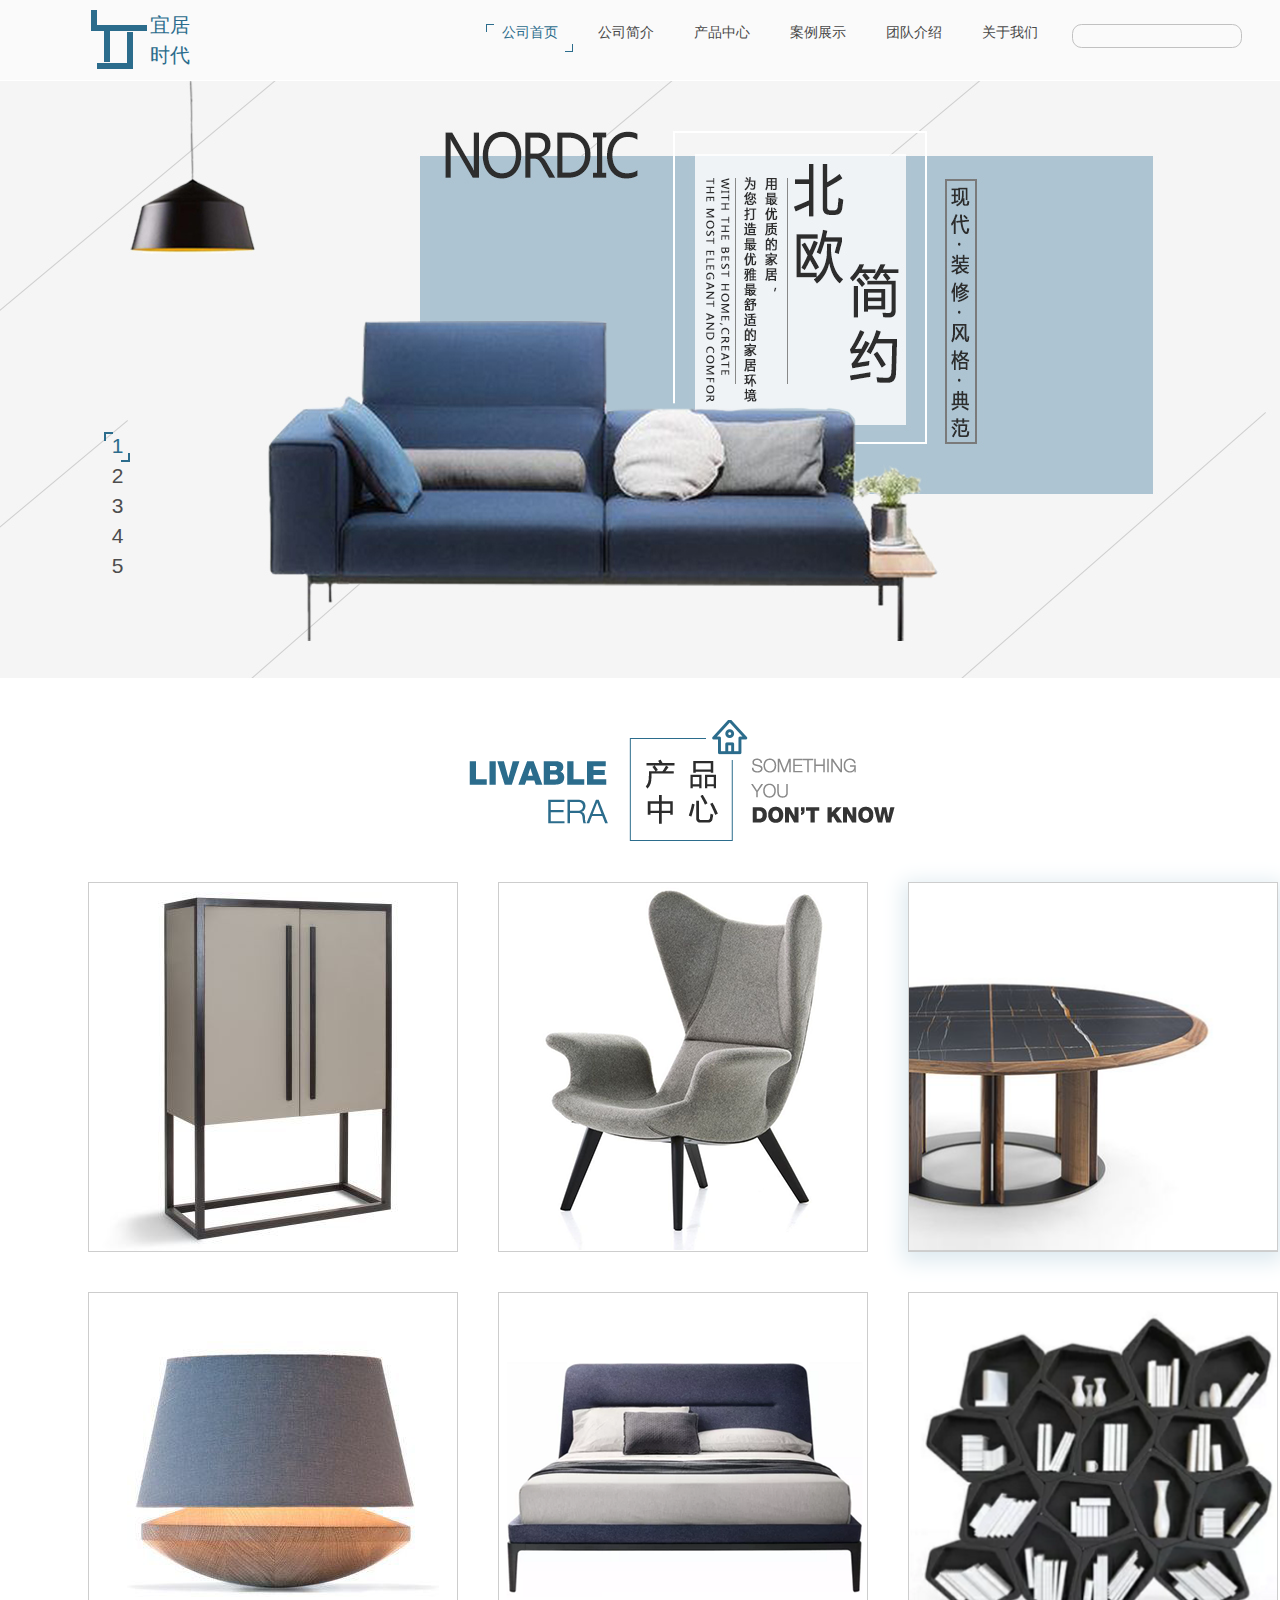
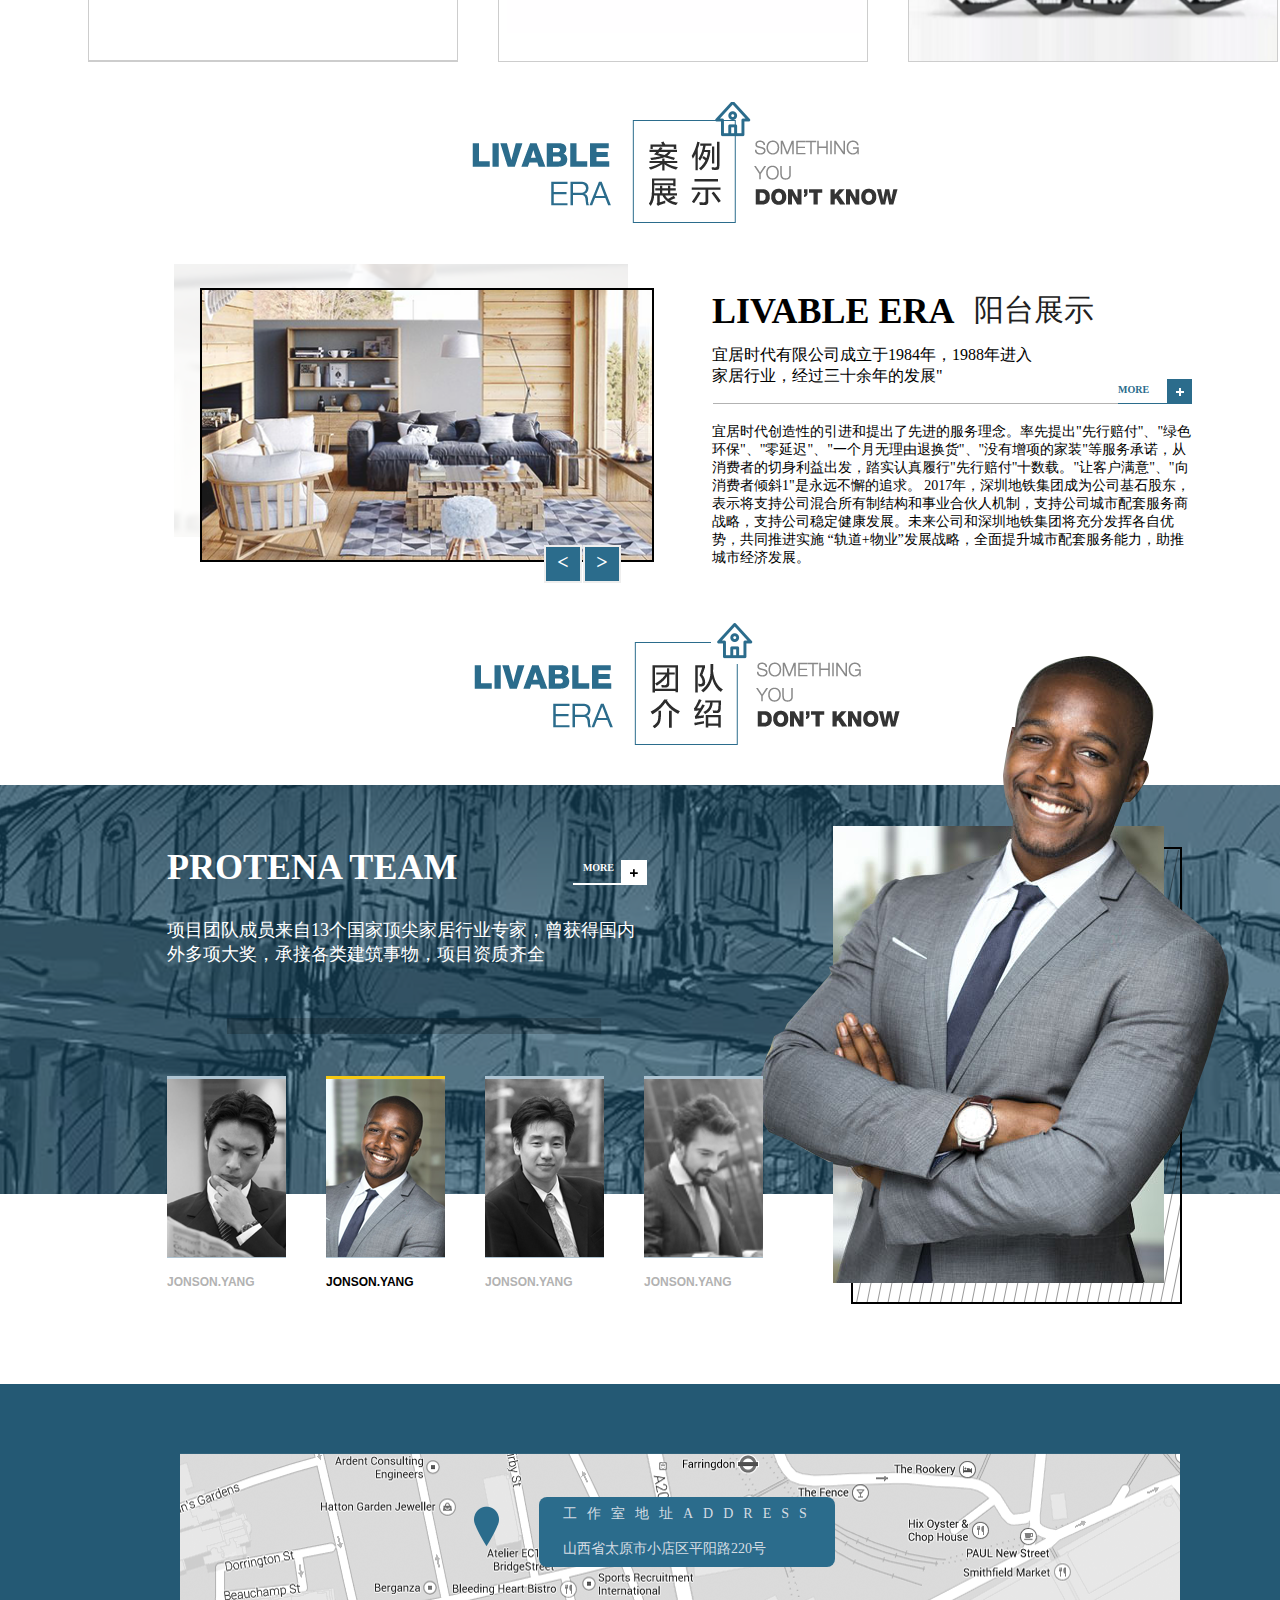
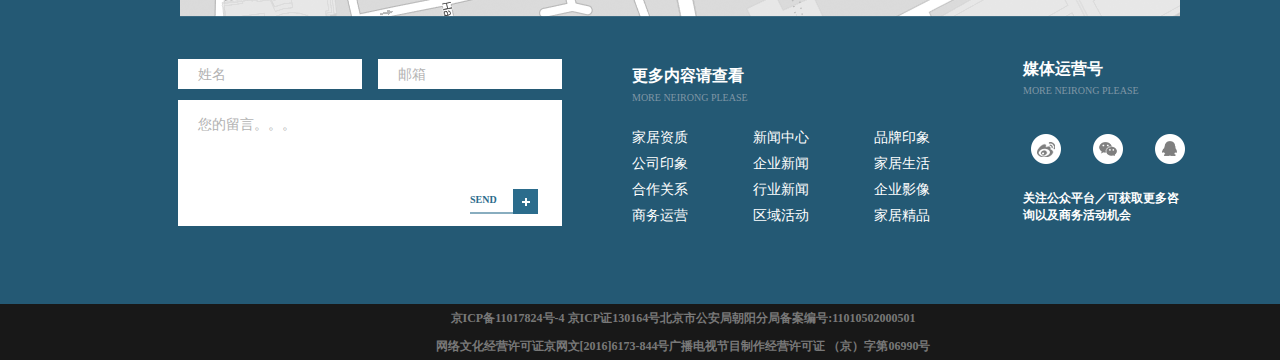
<file: index.html>
<!DOCTYPE html>
<html lang="en">
<head>
	<meta charset="UTF-8">
	<title>宜居时代</title>
	<link rel="icon" href="imgs/index/logo.png" type="image/x-icon">
	<link rel="stylesheet" href="css/index.css">
	<link rel="stylesheet" href="css/public.css">
	<style>
		.yiju_banner{
			width: 1366px;
			height: 600px;
			position: relative;
			margin: 0 auto;
		}
		.yiju_banner_tu{
			width: 1366px;
			height: 600px;
		}
		.yiju_banner_tu img{
			width: 1366px;
			height: 600px;
			position: absolute;
			top: 0;
			left: 0;
		}
		.yiju_banner_tu img.active{
			z-index: 9;
		}
		.shuzi{
			width: 27px;
			height: 156px;
			position: absolute;
			top: 352px;
			left: 104px;
			/* background-color: pink; */
			text-align: center;
			line-height: 28px;
			color: #4D4D4D;
			z-index: 99;
			cursor: pointer;
		}
		.shuzi span{
			font-size: 21px;
			font-family: "ARIAL";
		}
		.biaozhi{
			width: 30px;
			height: 30px;
			/*background: red;*/
			z-index: 9;
			position: absolute;
			opacity: 0;
		}
		.biaozhi.active{
			opacity: 1;
		}
		.shuzi_tiao{
			width: 9px;
			height: 2px;
			background-color: #2B6C8C;
		}
		.shuzi_tiao2{
			width: 2px;
			height: 7px;
			background-color: #2B6C8C;
		}
		.shuzi_tiao3{
			width: 2px;
			height: 7px;
			background-color: #2B6C8C;
			margin-left: 24px;
			margin-top: 12px; 
		}
		.shuzi_tiao4{
			width: 9px;
			height: 2px;
			background-color: #2B6C8C;
			margin-left: 17px;
		}
		.shuzi span.active{
			color: #2B6C8C;
		}
		.main{
			width: 1366px;
			background-color: #fff;
			margin: 0 auto;
		}
		.product{
			width: 1366px;
			height: 982px;
			/* background-color: green; */
			padding-top: 40px;
		}
		.product_top{
			width: 100%;
			height: 122px;
			background-image: url('imgs/index/title1.png');
		}
		.product_bottom{
			width: 1190px;
			height: 820px;
			/* background-color: pink; */
			margin: 0 auto;
		}
		.product_item{
			width: 370px;
			height: 370px;
			border: 1px solid #CDCDCD;
			float: left;
			margin-right: 40px;
			margin-top: 40px;
			position: relative;
		}
		.product_item img{
			width: 368px;
			height: 368px;
		}
		.product_item2{
			margin-right: 0;
		}
		.product_item.active{
			box-shadow: 0 5px 20px 5px #DEEAF0;
		}
		.yiru{
			display: none;
			width: 326px;
			height: 326px;
			top: 0;
			left: 0;
			transition: bottom 1s linear,opacity 1s linear;    /* 1s  匀速 */
			opacity: 0;
			position: absolute;
		}
		.product_item:hover .yiru{
			display: block;
			opacity: 0.9;
		}
		.product_item3{
			margin-right: 0;
		}
		.case{
			width: 100%;
			height: 521px;
			/* background-color: green; */
			padding-top: 40px;
		}
		.case_top{
			width: 100%;
			height: 122px;
			background-image: url('imgs/index/title2.png');
		}
		.case_bottom{
			width: 1018px;
			height: 319px;
			/* background-color: blue; */
			margin: 40px auto 0;
		}
		.case_bottom_left{
			width: 484px;
			height: 319px;
			position: relative;
			float: left;
			overflow: hidden;
		}
		.case_tu{
			width: 454px;
			height: 274px;
			background: url('/imgs/index/3.2.png');
		}
		.case_pic{
			width: 458px;
			height: 278px;
			box-shadow: 0 3px 30px 3px #D5D4D3;
			/*border: 2px solid #eee;*/
			float: left;
			margin-right: 40px;
		}
		.case_tu2{
			position: absolute;
			width: 3000px;
			overflow: hidden;
			float: left;
			height: 278px;
			top: 24px;
			left: 26px;
			/*box-shadow: 0 3px 20px 10px #D5D4D3;*/
		}
		.case_tu2 img{
			width: 454px;
			height: 274px;
			border: 2px solid #000;
		}
		.case_fuhao{
			width: 38px;
			height: 38px;
			position: absolute;
			bottom: 0;
			/*right: 83px;*/
			left: 370px;
			background-color: #2B6C8C; 
			border: 2px solid #eee;
			text-align: center;
			line-height: 30px;
			font-size: 20px;
			color: #fff; 
			font-weight: bold;
			cursor: pointer;
			z-index: 999;
		}
		.case_fuhao:hover{
			background-color: #ddd;
		}
		.case_fuhao2{
			width: 38px;
			height: 38px;
			position: absolute;
			bottom: 0;
			left: 409px;
			background-color: #2B6C8C;
			border: 2px solid #eee;
			text-align: center;
			line-height: 30px;
			font-size: 20px;
			color: #fff; 
			font-weight: bold;
			cursor: pointer;
			z-index: 999;
		}
		.case_fuhao2:hover{
			background-color: #ddd;
		}
		.case_bottom_right{
			width: 480px;
			height: 319px;
			background-color: white;
			float: right;
			margin-left: 50px;
			position: relative; 
		}
		.case_dazi{
			margin-top: 26px;
			height: 30px;
		}
		.case_dazi h1{
			font-size: 36px;
			font-family: "SAN FRANCISCO";
			font-weight: bold;
			float: left; 
			color: #000000;
		}
		.case_dazi h2{
			font-size: 30px;
			font-family: "微软雅黑";
			float: left;
			margin-left: 20px; 
			color: #212121;
			font-weight: normal;
		}
		.case_wenzi{
			margin-top: 25px;
			width: 327px;
		}
		.case_wenzi p{
			font-size: 16px;
			font-family: "微软雅黑";
			font-weight: lighter;
			color: #000; 
		}
		.case_kuang{
			width: 74px;
			height: 25px;
			position: absolute;
			top: 115px;
			right: 0;
			border-bottom: 1px solid #2B6C8C;
		}
		.case_kuang_left{
			width: 49px;
			height: 25px;
			float: left;
		}
		.case_kuang_left span{
			font-size: 10px;
			font-family: "SAN FRANCISCO";
			font-weight: bold;
			color: #2B6C8C;
			/* float: left; */
		}
		.case_kuang_fangkuai{
			width: 25px;
			height: 25px;
			float: right;
			background-color: #2B6C8C;
			position: relative;
		}
		.case_kuang_shizi{
			width: 8px;
			height: 2px;
			position: absolute;
			top: 12px;
			left: 9px;
			background-color: #fff;
		}
		.case_kuang_shizi2{
			width: 2px;
			height: 8px;
			position: absolute;
			top: 9px;
			left: 12px;
			background-color: #fff;
		}
		.case_right_bian{
			width: 455px;
			height: 1px;
			margin-left: 1px;
			margin-top: 16px;
			background-color: #B2B2B2;
		}
		.case_duanluo{
			margin-top: 19px;
		}
		.case_duanluo p{
			font-size: 14px;
			font-family: "微软雅黑";
			font-weight: lighter;
			color: #000; 
		}
		.team{
			height: 721px;
			width: 100%;
			padding-top: 40px;
			/* background-color: pink; */
			position: relative;
		}
		.team_top{
			width: 1366px;
			height: 122px;
			background-image: url('imgs/index/title3.png');
		}
		.team_bottom{
			background: url('imgs/index/4.1.png');
			width: 1366px;
			height: 648px;
			position: absolute;
			bottom: 0;
		}
		.team_bottom_left{
			width: 484px;
			margin-top: 190px;
			margin-left: 167px;
			position: relative;
		}
		.team_bottom_left h1{
			font-size: 36px;
			font-family: "GLLSANS";
			font-weight: bold;
			color: #fff; 
		}
		.team_bottom_left h2{
			font-family: "SAN FRANCISCO";
			font-weight: bold;
			color: #fff; 
			position: absolute;
			font-size: 10px;
			right: 37px;
			top: 16px;
		}
		.team_bottom_left p{
			font-size: 18px;
			font-family: "微软雅黑";
			font-weight: lighter;
			color: #fff;
			padding-top: 30px;
		}
		.team_bottom_xia{
			width:596px;
			height: 214px;
			/* background-color: red; */
			margin-top: 110px;
			margin-left: 167px;
		}
		.team_xia_item{
			width: 119px;
			height: 214px;
			border-top: 3px solid #AEC4D2;
			margin-right: 40px;
			float: left;
		}
		.team_item_pic{
			height: 179px;
			width: 119px;
			border-bottom: 1px solid #AEC4D2;
			margin-bottom: 14px;
		}
		.team_item_pic img{
			height: 178px;
			width: 119px;
		}
		.team_item_zi{
			font-size: 12px;
			font-family: "ARIAL";
			font-weight: bold;
			color: #B2B2B2;
		}
		.team_xia_item2{
			margin-right: 0;

		}
		.team_xia_item.active{
			border-top: 3px solid #F5C812;
		}
		.team_item3_pic{
			height: 179px;
			width: 119px;
			margin-bottom: 14px;
		}
		.team_item3_pic img{
			height: 178px;
			width: 119px;
		}
		.team_item_zi.active{
			color: #000;
		}
	</style>
</head>
<body>
	<div class="yiju_header">
		<div class="header_left">
			<img src="imgs/index/logo.png" alt="">
			<div class="header_left_zi">
				<p>宜居时代</p>
			</div>
		</div>
		<div class="header_right">
			<div class="header_right_tiao"></div>
			<div class="header_right_tiao2"></div>
			<h1><a href="index.html">公司首页</a></h1>
			<div class="header_right_tiao3"></div>
			<div class="header_right_tiao4"></div>
			<a href="livable home.html">公司简介</a>
			<a href="product.html">产品中心</a>
			<a href="case show.html">案例展示</a>
			<a href="team.html">团队介绍</a>
			<a href="about.html">关于我们</a>
			<div class="header_right_search">
				<input type="text">
				<input type="submit" value="&#xe633;" class="sousuo">
			</div>
		</div>
	</div>
	<div class="yiju_banner">
		<div class="yiju_banner_tu">
			<img src="imgs/index/banner.jpg" alt="" class="active">
			<img src="imgs/index/banner33.jpg" alt="">
			<img src="imgs/index/banner44.jpg" alt="">
			<img src="imgs/index/banner55.jpg" alt="">
			<img src="imgs/index/banner22.jpg" alt="">
		</div>
		<div class="shuzi">
			<span class="active">
				<div class="biaozhi active">
					<div class="shuzi_tiao"></div>
					<div class="shuzi_tiao2"></div>
					<div class="shuzi_tiao3"></div>
					<div class="shuzi_tiao4"></div>
				</div>
				1
			</span>
			
			<span>
				<div class="biaozhi">
					<div class="shuzi_tiao"></div>
					<div class="shuzi_tiao2"></div>
					<div class="shuzi_tiao3"></div>
					<div class="shuzi_tiao4"></div>
				</div>
				2
			</span>
			<span>
				<div class="biaozhi">
					<div class="shuzi_tiao"></div>
					<div class="shuzi_tiao2"></div>
					<div class="shuzi_tiao3"></div>
					<div class="shuzi_tiao4"></div>
				</div>
				3
			</span>
			
			<span>
				<div class="biaozhi">
					<div class="shuzi_tiao"></div>
					<div class="shuzi_tiao2"></div>
					<div class="shuzi_tiao3"></div>
					<div class="shuzi_tiao4"></div>
				</div>
				4
			</span>
			
			<span>
				<div class="biaozhi">
					<div class="shuzi_tiao"></div>
					<div class="shuzi_tiao2"></div>
					<div class="shuzi_tiao3"></div>
					<div class="shuzi_tiao4"></div>
				</div>
				5
			</span>
		</div>
	</div>
	<div class="main">
		<div class="product">
			<div class="product_top"></div>
			<div class="product_bottom">
				<div class="product_item">
					<img src="imgs/index/2.1.png" alt="">
					<img src="imgs/index/xiaoguo.png" alt="" class="yiru">
				</div>
				<div class="product_item">
					<img src="imgs/index/2.2.png" alt="">
					<img src="imgs/index/xiaoguo.png" alt="" class="yiru">
				</div>
				<div class="product_item product_item2 active">
					<img src="imgs/index/2.3.png" alt="">
					<img src="imgs/index/xiaoguo.png" alt="" class="yiru">
				</div>
				<div class="product_item">
					<img src="imgs/index/2.4.png" alt="">
					<img src="imgs/index/xiaoguo.png" alt="" class="yiru">
				</div>
				<div class="product_item">
					<img src="imgs/index/2.5.png" alt="">
					<img src="imgs/index/xiaoguo.png" alt="" class="yiru">
				</div>
				<div class="product_item product_item3">
					<img src="imgs/index/2.6.png" alt="">
					<img src="imgs/index/xiaoguo.png" alt="" class="yiru">
				</div>
			</div>
		</div>
		<div class="case">
			<div class="case_top"></div>
			<div class="case_bottom">
				<div class="case_bottom_left">
					<div class="case_tu"></div>
					<div class="case_tu2">
						
							<img src="imgs/index/3.1.png" alt="">
						
							<img src="imgs/index/3a.jpg" alt="">
						
							<img src="imgs/index/3b.jpg" alt="">
						
							<img src="imgs/index/3c.jpg" alt="">
						
					</div>
					
					<div class="case_fuhao">
						&lt;
					</div>
					<div class="case_fuhao2">
						&gt;
					</div>
					
				</div>
				<div class="case_bottom_right">
					<div class="case_dazi">
						<h1>LIVABLE ERA</h1>
						<h2>阳台展示</h2>
					</div>
					<div class="case_wenzi">
						<p>宜居时代有限公司成立于1984年，1988年进入家居行业，经过三十余年的发展"</p>
					</div>
					<div class="case_kuang">
						<div class="case_kuang_left">
							<span>MORE</span>
						</div>
						<div class="case_kuang_fangkuai">
							<div class="case_kuang_shizi"></div>
							<div class="case_kuang_shizi2"></div>
						</div>	
					</div>
					<div class="case_right_bian"></div>
					<div class="case_duanluo">
						<p>宜居时代创造性的引进和提出了先进的服务理念。率先提出"先行赔付"、"绿色环保"、"零延迟"、"一个月无理由退换货"、"没有增项的家装"等服务承诺，从消费者的切身利益出发，踏实认真履行"先行赔付"十数载。"让客户满意"、"向消费者倾斜1"是永远不懈的追求。
						2017年，深圳地铁集团成为公司基石股东，表示将支持公司混合所有制结构和事业合伙人机制，支持公司城市配套服务商战略，支持公司稳定健康发展。未来公司和深圳地铁集团将充分发挥各自优势，共同推进实施 “轨道+物业”发展战略，全面提升城市配套服务能力，助推城市经济发展。
						</p>
					</div>
				</div>
			</div>
		</div>
		<div class="team">
			<div class="team_top"></div>
			<div class="team_bottom">
				<div class="team_bottom_left">
					<h1>PROTENA TEAM</h1>
					<h2>MORE</h2>
					<p>项目团队成员来自13个国家顶尖家居行业专家，曾获得国内外多项大奖，承接各类建筑事物，项目资质齐全</p>
				</div>
				<div class="team_bottom_xia">
					<div class="team_xia_item">
						<div class="team_item_pic">
							<img src="imgs/index/4.2.png" alt="">
						</div>
						<span class="team_item_zi">JONSON.YANG</span>
					</div>
					<div class="team_xia_item active">
						<div class="team_item_pic">
							<img src="imgs/index/4.3.png" alt="">
						</div>
						<span class="team_item_zi active">JONSON.YANG</span>
					</div>
					<div class="team_xia_item">
						<div class="team_item_pic">
							<img src="imgs/index/4.4.png" alt="">
						</div>
						<span class="team_item_zi">JONSON.YANG</span>
					</div>
					<div class="team_xia_item team_xia_item2">
						<div class="team_item_pic">
							<img src="imgs/index/4.5.png" alt="">
						</div>
						<span class="team_item_zi">JONSON.YANG</span>
					</div>
				</div>
			</div>
		</div>
	</div>
	<div class="footer">
		<div class="footer_shang">
			<div class="footer_dingwei">
				<p>工作室地址ADDRESS</p>
				<span>山西省太原市小店区平阳路220号</span>
			</div>
			<div class="footer_shang_bottom">
				<div class="footer_bottom_left">
					<div class="footer_box">
						<h1>姓名</h1>
					</div>
					<div class="footer_box footer_box2">
						<h1>邮箱</h1>
					</div>
					<div class="footer_box3">
						<h2>您的留言。。。</h2>
						<div class="footer_box3_pic">
							<div class="footer_box3_left">
								<span>SEND</span>
							</div>
							<div class="case_kuang_fangkuai">
								<div class="case_kuang_shizi"></div>
								<div class="case_kuang_shizi2"></div>
							</div>	
						</div>
						
					</div>	
				</div>
				<div class="footer_bottom_right">
					<div class="footer_wen1">
						<p>更多内容请查看</p>
						<span>MORE NEIRONG PLEASE</span>
						<div class="footer_wen1_xia">
							<h1>家居资质</h1>
							<h1>新闻中心</h1>
							<h1 class="footer_wen1_special">品牌印象</h1>
							<h1>公司印象</h1>
							<h1>企业新闻</h1>
							<h1 class="footer_wen1_special">家居生活</h1>
							<h1>合作关系</h1>
							<h1>行业新闻</h1>
							<h1 class="footer_wen1_special">企业影像</h1>
							<h1>商务运营</h1>
							<h1>区域活动</h1>
							<h1 class="footer_wen1_special">家居精品</h1>
						</div>
					</div>
					<div class="footer_wen2">
						<h1>媒体运营号</h1>
						<span>MORE NEIRONG PLEASE</span>
						<div class="footer_wen2_box">
							<img src="imgs/index/z1.png" alt="">
							<img src="imgs/index/z2.png" alt="">
							<img src="imgs/index/z3.png" alt="" class="footer_box_special">
						</div>
						<p>关注公众平台／可获取更多咨询以及商务活动机会</p>
					</div>
				</div>	
			</div>
		</div>
		<div class="footer_xia">
			<p>京ICP备11017824号-4 京ICP证130164号北京市公安局朝阳分局备案编号:11010502000501</p>
			<p>网络文化经营许可证京网文[2016]6173-844号广播电视节目制作经营许可证 （京）字第06990号</p>
		</div>
	</div>
</body>
<script src="css/index.js"></script>
</html>
</file>
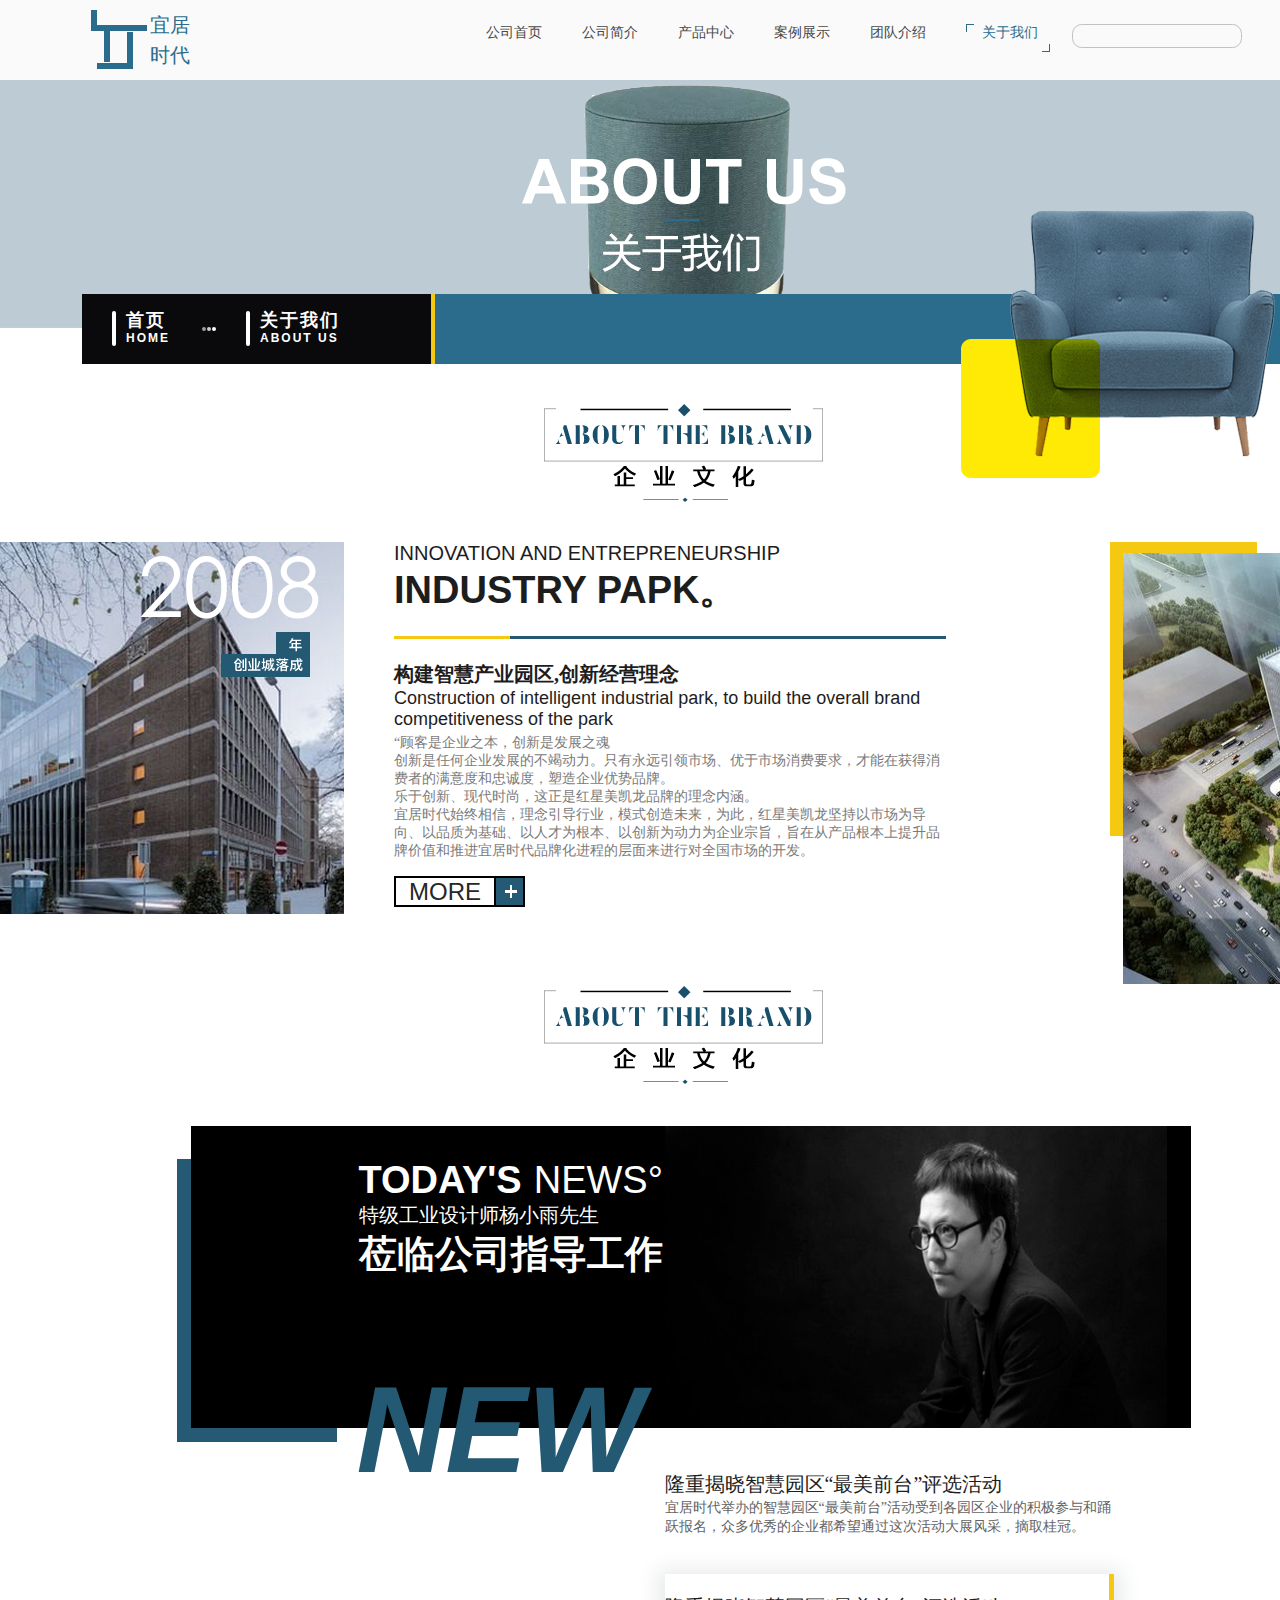
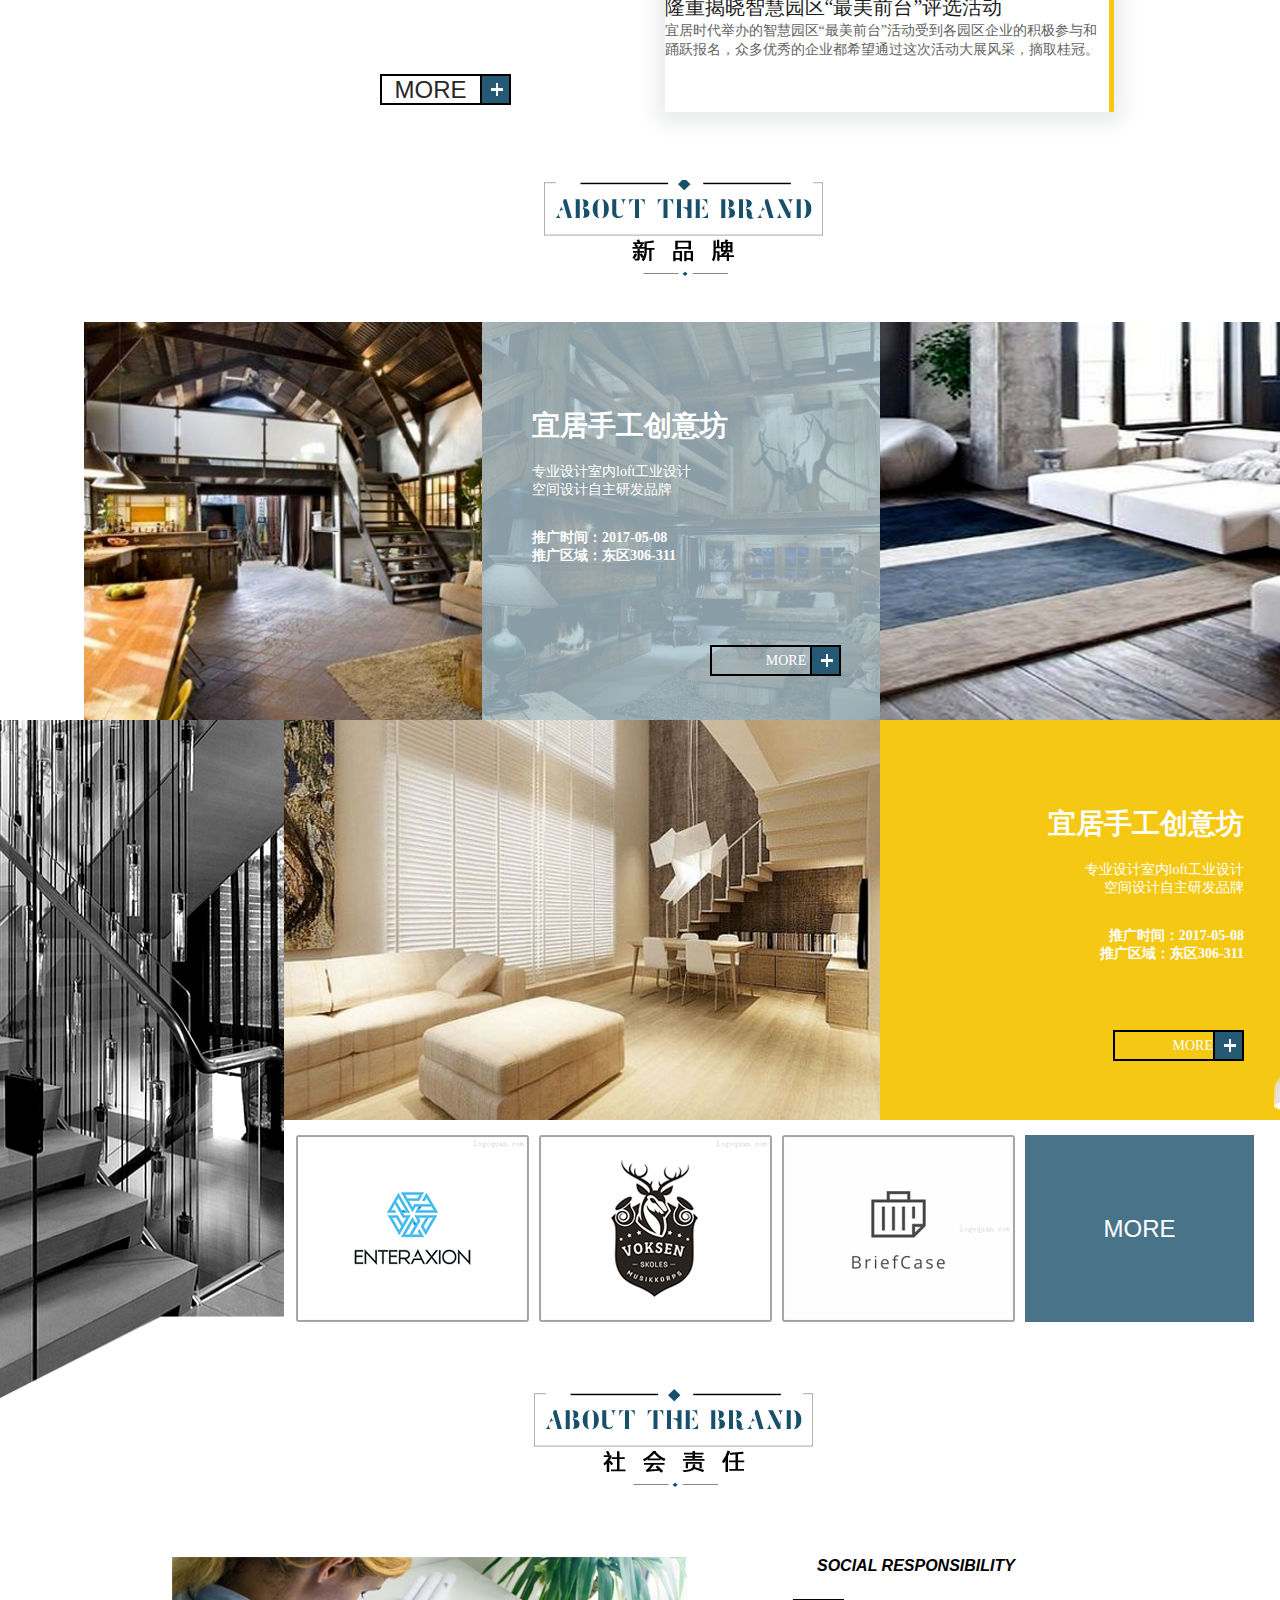
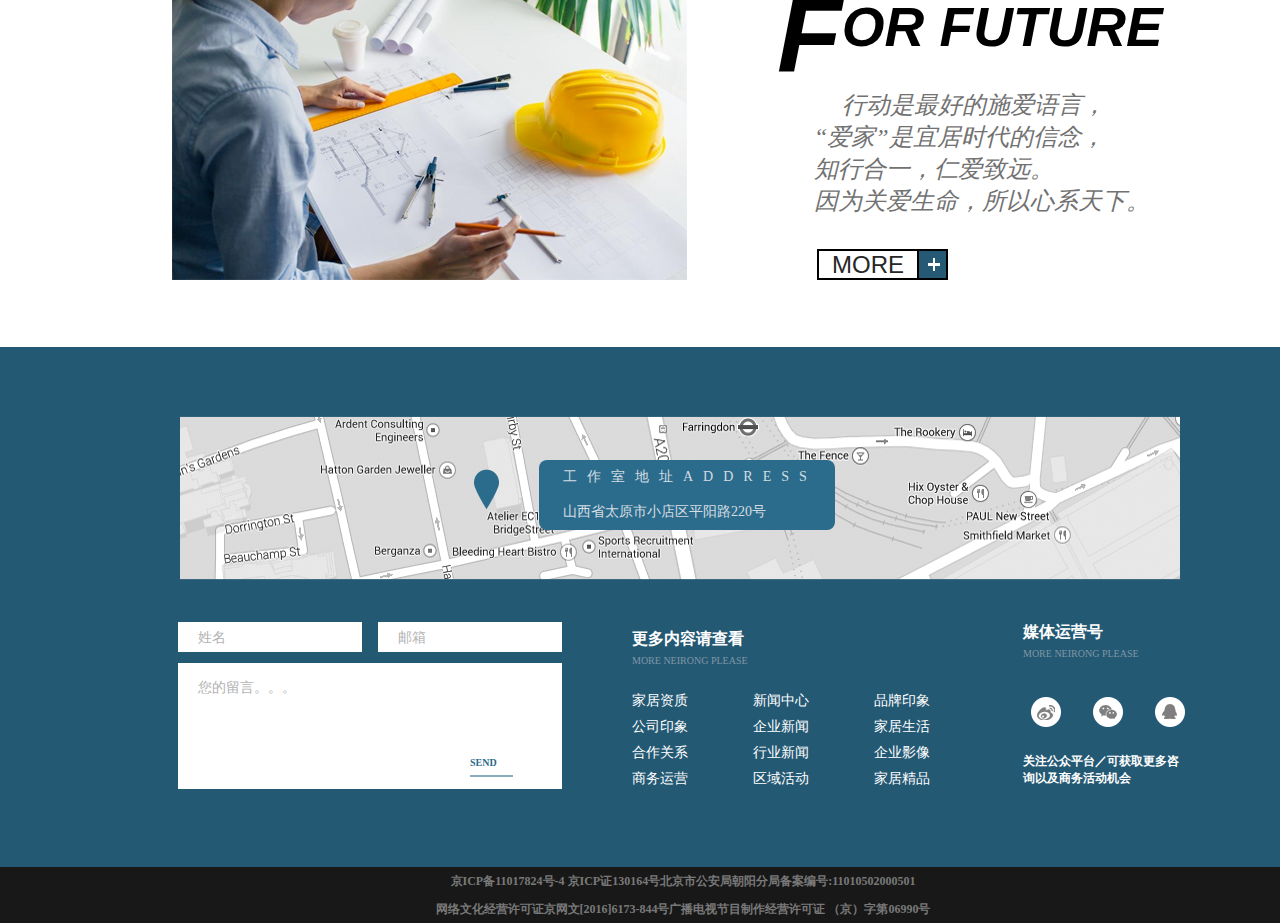
<file: about.html>
<!DOCTYPE html>
<html lang="en">
<head>
	<meta charset="UTF-8">
	<title>关于我们</title>
	<link rel="icon" href="imgs/index/logo.png" type="image/x-icon">
	<link rel="stylesheet" href="css/index.css">
	<link rel="stylesheet" href="css/public.css">
	<style>
		.banner{
			width: 1366px;
			height: 284px;
			/*background-color: pink;*/
			position: relative; 
			margin: 0 auto;
		}
		.banner img{
			width: 1366px;
			height: 248px;
		}
		.mianbao{
			width: 1200px;
			height: 70px;
			left: 82px;
			background-color: #2B6C8C;
			position: absolute;
			top: 214px;
		}
		.mianbao_box{
			width: 349px;
			height: 70px;
			background-color: #0A0A0C;
			float: left;
		}
		.mianbao_box2{
			width: 4px;
			height: 70px;
			background-color: #F5C812;
			float: left;
		}
		.bangongyi{
			width: 314px;
			height: 267px;
			position: absolute;
			top: 131px;
			right: 91px;
		}
		.bangongyi img{
			width: 314px;
			height: 267px;
		}
		.mianbao_box_daohang{
			width: 60px;
			height: 35px;
			margin-left: 30px;
			/*background-color: blue;*/
			margin-top: 17px;
			float: left;
			letter-spacing: 2px;
		}
		.mianbao_box_daohang2{
			width: 160px;
		}
		.mianbao_daohang_left{
			width: 4px;
			height: 35px;
			background-color: #fff;
			float: left; 
			border-radius: 6px; 
		}
		.mianbao_daohang_right{
			/*width: 46px;*/
			height: 35px;
			/*background-color: red;*/
			float: left; 
			margin-left: 10px;
			line-height: 18px;
		}
		.mianbao_daohang_right h1{
			font-size: 18px;
			color: #fff;
			font-family: "微软雅黑"; 
		}
		.mianbao_daohang_right h2{
			font-size: 12px;
			color: #fff;
			font-family: "ARIAL"; 
		}
		.mianbao_lunbo{
			width: 4px;
			height: 4px;
			border-radius: 5px;
			float: left;
			margin-top: 33px; 
			margin-left: 30px;
			background-color: rgba(255, 255, 255, 0.6);
		}
		.mianbao_lunbo2{
			margin-left: 1px;
			background-color: rgba(255, 255, 255, 0.8);
		}
		.mianbao_lunbo3{
			margin-left: 1px;
			background-color: rgba(255, 255, 255, 1);
		}
		.main{
			width: 100%;
			height: 3103px;
			/*background-color: pink; */
			margin: 0 auto;
		}
		.main_cuture{
			width: 1366px;
			height: 550px;
			/*background-color: seagreen;*/
			padding-top: 40px;
			margin: 0 auto;
		}
		.main_title{
			width: 1366px;
			height: 98px;
		}
		.main_title img{
			width: 279px;
			height: 98px;
			display: block;
			margin: 0 auto;
		}
		.main_cuture_item{
			width: 100%;
			height: 372px;
			margin-top: 40px;
			/*background-color: red;*/
		}
		.main_cuture_item_zuo{
			width: 344px;
			height: 372px;
			float: left;
		}
		.main_cuture_item_zuo img{
			width: 344px;
			height: 372px;
		}
		.main_cuture_item_zhong{
			width: 552px;
			height: 372px;
			margin-left: 50px;
			/*background-color: blue;*/
			float: left;
		}
		.main_cuture_item_zhong h1{
			font-size: 20px;
			color: #1D1D1D;
			font-family: "ARIAL";
			font-weight: normal;
		}
		.main_cuture_item_zhong h2{
			font-size: 38px;
			color: #1D1D1D;
			font-family: "ARIAL";
			font-weight: bold;
		}
		.main_caitiao{
			width: 552px;
			height: 3px;
			margin-top: 20px;
		}
		.main_caitiao_left{
			width: 116px;
			height: 3px;
			background-color: #F5C812;
			float: left;
		}
		.main_caitiao_right{
			width: 436px;
			height: 3px;
			background-color: #255875;
			float: right;
		}
		.main_cuture_item_zhong h3{
			font-size: 20px;
			color: #1D1D1D;
			font-family: "微软雅黑";
			font-weight: bold;
			margin-top: 22px;
		}
		.main_cuture_item_zhong span{
			font-size: 18px;
			color: #1D1D1D;
			font-family: "ARIAL";
			font-weight: lighter;
			/*margin-top: 24px;*/
		}
		.main_cuture_item_zhong p{
			font-size: 14px;
			color: #7B7B7B;
			font-family: "微软雅黑";
			font-weight: normal;
			/*margin-top: 17px;*/
		}
		.main_cuture_wenzi{
			margin-top: 4px;
		}
		.main_cuture_more{
			width: 131px;
			height: 31px;
			margin-top: 16px;
		}
		.main_cuture_more_left{
			width: 102px;
			height: 31px;
			border: 2px solid #000;
			float: left;
			text-align: center;
		}
		.main_cuture_more_left p{
			font-size: 24px;
			color: #272727;
			font-family: "ARIAL";
			line-height: 28px;
		}
		.main_cuture_more_right{
			width: 31px;
			height: 31px;
			border: 2px solid #000;
			margin-left: -2px;
			float: left;
			background-color: #255974;
			position: relative;
		}
		.main_cuture_more_shizi{
			width: 2px;
			height: 13px;
			background-color: #fff;
			top: 7px;
			left: 14px;
			position: absolute;
		}
		.main_cuture_more_shizi2{
			width: 12px;
			height: 3px;
			background-color: #fff;
			top: 12px;
			left: 9px;
			position: absolute;
		}
		.main_cuture_item_you{
			width: 252px;
			height: 444px;
			float: left;
			position: relative;
			margin-left: 164px;
		}
		.main_bian_shang{
			width: 147px;
			height: 11px;
			background-color: #F5C812;
			/*margin-left: -13px;*/
		}
		.main_bian_zuo{
			width: 13px;
			height: 283px;
			background-color: #F5C812;
		}
		.main_cuture_item_you img{
			width: 239px;
			height: 431px;
			left: 13px;
			top: 11px;
			position: absolute;
			/*float: left;*/
		}
		.main_hangye{
			width: 1366px;
			height: 802px;
			margin: 0 auto;
			padding-top: 72px;
			/*background-color: yellow;*/
		}
		.main_hangye_top{
			width: 1013px;
			height: 345px;
			margin: 42px auto 0;
			position: relative;
			/*background-color: red;*/
		}
		.main_hangye_left{
			width: 14px;
			height: 283px;
			background-color: #255974; 
			top: 33px;
			position: absolute;
		}
		.main_hangye_xia{
			width: 160px;
			height: 15px;
			background-color: #255974;
			position: absolute;
			bottom: 29px; 
		}
		.main_hangye_box{
			width: 1000px;
			height: 302px;
			background-color: #000;
			position: absolute;
			top: 0;
			left: 14px;
		}
		.main_hangye_box_left{
			width: 305px;
			height: 258px;
			margin-left: 168px;
			margin-top: 33px;
			/*background-color: skyblue;*/
			float: left;
		} 
		
		.main_hangye_box_left h1{
			font-size: 38px;
			color: #fff;
			font-family: "ARIAL";
			font-weight: bold;
			float: left;
		}
		.main_hangye_box_left h2{
			font-size: 38px;
			color: #fff;
			font-family: "ARIAL";
			font-weight: normal;
			float: left;
			margin-left: 12px;
		}
		.main_hangye_box_left p{
			font-size: 20px;
			color: #fff;
			font-family: "微软雅黑";
			font-weight: normal;
			margin-top: 21px;
		}
		.main_hangye_box_left span{
			font-size: 38px;
			color: #fff;
			font-family: "微软雅黑";
			font-weight: bold;
			margin-top: 12px;
		}
		.main_hangye_box_right{
			float: left;
			width: 503px;
			height: 302px;
			/*margin-left: 168px;*/
		}
		.main_hangye_box_right img{
			width: 503px;
			height: 302px;
		}
		.main_hangye_top_new{
			width: 276px;
			height: 85px;
			position: absolute;
			top: 233px;
			left: 180px;
		}
		.main_hangye_top h3{
			font-size: 123px;
			color: #245974;
			font-family: "ARIAL";
			font-weight: bold;
			font-style: italic;
		}
		.main_hangye_bottom{
			/*width: 270px;*/
			height: 755px;
			width: 1013px;
			margin: 0 auto;
		}
		.main_hangye_bottom_item{
			width: 755px;
			height: 245px;
			margin-left: 182px;
			position: relative;
			/*background-color: blue; */
		}
		.main_hangye_bottom_left{
			width: 131px;
			height: 31px;
			float: left;
			position: absolute;
			top: 203px;
			left: 21px;
		}
		.main_hangye_bottom_right{
			width: 449px;
			height: 245px;
			/*background-color: green;*/
			left: 306px;
			position: absolute;
			float: left;
		}
		.main_hangye_bottom_right p{
			font-size: 20px;
			color: #1D1D1D;
			font-family: "微软雅黑";
			font-weight: normal;

		}
		.main_hangye_bottom_right span{
			font-size: 14px;
			color: #636363;
			font-family: "微软雅黑";
			font-weight: normal;
			margin-top: 20px;
		}
		.main_bottom_right_xia{
			width: 449px;
			height: 138px;
			background-color: #fff;
			margin-top: 38px;
			padding-top: 20px;
			border-right: 5px solid #F5C812;
			box-shadow: 0 3px 20px 8px #E9EBEC;
		}
		.main_pinpai{
			width: 1366px;
			height: 1207px;
			/*background-color: red;*/
			padding-top: 64px;
			margin: 0 auto;
		}
		.main_pinpai_bottom{
			width: 100%;
			height: 1002px;
			margin-top: 44px;
			position: relative;
		}
		.main_pinpai_bottom_shang{
			width: 1366px;
			height: 398px;
			margin-left: 84px;
		}
		.main_pinpai_item{
			width: 398px;
			height: 398px;
			float: left;
		}
		.main_pinpai_item img{
			width: 398px;
			height: 398px;
		}
		.main_pinpai_item2{
			margin-left: 0;
			position: relative;
		}
		.main_pinpai_meng{
			width: 398px;
			height: 398px;
			position: absolute;
			top: 0;
			background: rgba(43, 108, 140, 0.3);
		}
		.main_pinpai_meng h1{
			font-size: 28px;
			color: #fff;
			font-family: "微软雅黑";
			font-weight: bold;
			margin-top: 85px;
			margin-left: 50px;
		}
		.main_pinpai_meng p{
			font-size: 14px;
			color: #fff;
			font-family: "微软雅黑";
			font-weight: normal;
			margin-left: 50px;
		}
		.main_pinpai_meng span{
			font-size: 14px;
			color: #fff;
			font-family: "微软雅黑";
			font-weight: bold;
			margin-left: 50px;
			display: block;
		}
		.main_pinpai_meng_zi{
			margin-top: 18px;
		}
		.main_pinpai_meng_zi2{
			margin-top: 30px;
		}
		.main_pinpai_boxs{
			margin-top: 80px;
			margin-left: 228px;
		}
		.main_pinpai_item3{
			width: 284px;
			height: 682px;
			float: left;
		}
		.main_pinpai_item3 img{
			width: 284px;
			height: 682px;
		}
		.main_pinpai_itemsp{
			width: 482px;
			height: 398px;
			float: left;
		}
		.main_pinpai_itemsp img{
			width: 482px;
			height: 398px;
		}
		.main_pinpai_xbottom{
			width: 1082px;
			height: 602px;
			float: left;
			/*background-color: skyblue;*/
			position: absolute;
			left: 284px;
			top: 398px;
		}
		.main_pinpai_xbottom_shang{
			width: 1082px;
			height: 400px;
			/*background-color: green;*/
		}
		.main_pinpai_xbottom_xia{
			width: 1082px;
			height: 202px;
			/*background-color: blue;*/
		}
		.main_pinpai_item4{
			width: 596px;
			height: 400px;
			float: left;
		}
		.main_pinpai_item4 img{
			width: 600px;
			height: 400px;
		}
		.main_pinpai_item5{
			width: 482px;
			height: 400px;
			float: left;
			background-color: #F5C813; 
		}
		.main_pinpai_item5_left{
			width: 364px;
			height: 341px;
			float: left;
			/*background-color: red;*/
			position: relative;
		}
		.main_pinpai_item5_right{
			width: 88px;
			height: 400px;
			float: left;
			margin-left: 30px;
			/*background-color: pink;*/
		}
		.main_pinpai_item5_right img{
			width: 88px;
			height: 400px;
		}
		.main_pinpai_item5_left h1{
			font-size: 28px;
			color: #fff;
			font-family: "微软雅黑";
			font-weight: bold;
			margin-top: 85px;
			margin-left: 50px;
			float: right;
		}
		.main_pinpai_item5_left p{
			font-size: 14px;
			color: #fff;
			font-family: "微软雅黑";
			font-weight: normal;
			margin-left: 50px;
			float: right;
		}
		.main_pinpai_item5_left span{
			font-size: 14px;
			color: #fff;
			font-family: "微软雅黑";
			font-weight: bold;
			margin-left: 50px;
			display: block;
			float: right;
		}
		.main_pinpai_boxs2{
			/*float: right;*/
			width: 131px;
			height: 31px;
			bottom: 0px;
			right: 0;
			/*background-color: pink;*/
			position: absolute;
		}
		.main_pinpai_xbottom_xia{
			width: 958px;
			height: 187px;
			margin-left: 12px;
			margin-top: 15px;
			/*background-color: pink;*/
		}
		.main_xbottom_xia_item{
			width: 233px;
			height: 187px;
			margin-right: 10px;
			float: left;
		}
		.main_xbottom_xia_item img{
			width: 233px;
			height: 187px;
		}
		.main_xbottom_xia_item2{
			width: 229px;
			height: 187px;
			text-align: center;
			background-color: #497389;
			float: left;
		}
		.main_xbottom_xia_item2 p{
			font-size: 24px;
			color: #fff;
			font-family: "ARIAL";
			line-height: 187px;
		}
		.main_zeren{
			width: 1366px;
			height: 557px;
			/*background-color: green;*/
			padding-top: 66px; 
			position: relative;
			margin: 0 auto;
		}
		.main_title2{
			width: 1366px;
			height: 98px;
			right: 10px;
			position: absolute;
		}
		.main_title2 img{
			width: 279px;
			height: 98px;
			display: block;
			margin: 0 auto;
		}
		.main_zeren_item{
			width: 995px;
			height: 323px;
			position: absolute;
			top: 234px;
			/*background-color: blue;*/
			left: 172px;
		}
		.main_zeren_item_zuo{
			width: 515px;
			height: 323px;
			float: left;
		}
		.main_zeren_item_zuo img{
			width: 515px;
			height: 323px;
		}
		.main_zeren_item_you{
			width: 390px;
			height: 323px;
			float: left;
			margin-left: 90px;
			/*background-color: white;*/
		}
		.main_zeren_item_you h1{
			font-size: 16px;
			color: #000;
			font-family: "ARIAL";
			font-style: italic;
			margin-left: 40px;
		}
		.main_zeren_item_you h2{
			font-size: 106px;
			color: #000;
			font-family: "ARIAL";
			font-style: italic;
			float: left;
		}
		.main_zeren_item_you h3{
			font-size: 55px;
			color: #000;
			font-family: "ARIAL";
			font-style: italic;
			float: left;
			margin-top: 20px;
		}
		.main_zeren_item_zhong{
			width: 340px;
			height: 124px;
			margin-left: 37px;
			margin-top: 114px;
			/*background-color: yellow;*/
		}
		.main_zeren_item_zhong p{
			font-size: 24px;
			color: #727272;
			font-family: "微软雅黑";
			font-style: italic;
		}
		.main_zeren_item_xia{
			margin-top: 36px;
			margin-left: 40px;
		}
	</style>
</head>
<body>
	<div class="yiju_header">
		<div class="header_left">
			<img src="imgs/index/logo.png" alt="">
			<div class="header_left_zi">
				<p>宜居时代</p>
			</div>
		</div>
		<div class="header_right">
			<a href="index.html">公司首页</a>
			<a href="livable home.html">公司简介</a>
			<a href="product.html">产品中心</a>
			<a href="case show.html">案例展示</a>
			<a href="team.html">团队介绍</a>
			<div class="header_right_tiao header_right_tiao17"></div>
			<div class="header_right_tiao2 header_right_tiao17"></div>
			<h1><a href="about.html">关于我们</a></h1>
			<div class="header_right_tiao3 header_right_tiao18"></div>
			<div class="header_right_tiao4 header_right_tiao19"></div>
			<div class="header_right_search">
				<input type="text">
				<input type="submit" value="&#xe633;" class="sousuo">
			</div>
		</div>
	</div>

	<div class="banner">
		<img src="imgs/about/banner.png" alt="">
		<div class="mianbao">
			<div class="mianbao_box">
				<div class="mianbao_box_daohang">
					<div class="mianbao_daohang_left"></div>
					<div class="mianbao_daohang_right">
						<h1>首页</h1>
						<h2>HOME</h2>
					</div>
				</div>
				<div class="mianbao_lunbo"></div>
				<div class="mianbao_lunbo mianbao_lunbo2"></div>
				<div class="mianbao_lunbo mianbao_lunbo3"></div>
				<div class="mianbao_box_daohang mianbao_box_daohang2">
					<div class="mianbao_daohang_left"></div>
					<div class="mianbao_daohang_right">
						<h1>关于我们</h1>
						<h2>ABOUT US</h2>
					</div>
				</div>	
			</div>
			<div class="mianbao_box2"></div>
		</div>
		<div class="bangongyi">
			<img src="imgs/product/mianbao.png" alt="">
		</div>
	</div>

	<div class="main">
		<div class="main_cuture">
			<div class="main_title">
				<img src="imgs/about/title1.png" alt="">
			</div>
			<div class="main_cuture_item">
				<div class="main_cuture_item_zuo">
					<img src="imgs/about/1.png" alt="">
				</div>
				<div class="main_cuture_item_zhong">
					<h1>INNOVATION AND ENTREPRENEURSHIP</h1>
					<h2>INDUSTRY PAPK。</h2>
					<div class="main_caitiao">
						<div class="main_caitiao_left"></div>
						<div class="main_caitiao_right"></div>
					</div>
					<h3>构建智慧产业园区,创新经营理念</h3>
					<span>Construction of intelligent industrial park, </span>
					<span>to build the overall brand competitiveness of the park</span>
					<p class="main_cuture_wenzi">“顾客是企业之本，创新是发展之魂</p>
					<p>创新是任何企业发展的不竭动力。只有永远引领市场、优于市场消费要求，才能在获得消费者的满意度和忠诚度，塑造企业优势品牌。</p>
					<p>乐于创新、现代时尚，这正是红星美凯龙品牌的理念内涵。</p>
					<p>宜居时代始终相信，理念引导行业，模式创造未来，为此，红星美凯龙坚持以市场为导向、以品质为基础、以人才为根本、以创新为动力为企业宗旨，旨在从产品根本上提升品牌价值和推进宜居时代品牌化进程的层面来进行对全国市场的开发。</p>
					<div class="main_cuture_more">
						<div class="main_cuture_more_left">
							<p>MORE</p>
						</div>
						<div class="main_cuture_more_right">
							<div class="main_cuture_more_shizi"></div>
							<div class="main_cuture_more_shizi2"></div>
						</div>
					</div>
				</div>
				<div class="main_cuture_item_you">
					<div class="main_bian_shang"></div>
					<div class="main_bian_zuo"></div>
					<img src="imgs/about/2.png" alt="">
				</div>	
			</div>
		</div>
		<div class="main_hangye">
			<div class="main_title">
				<img src="imgs/about/title1.png" alt="">
			</div>
			<div class="main_hangye_top">
				<div class="main_hangye_left"></div>
				<div class="main_hangye_xia"></div>
				<div class="main_hangye_box">
					<div class="main_hangye_box_left">
						<h1>TODAY'S </h1>
					    <h2>NEWS°</h2>
						<p>特级工业设计师杨小雨先生</p>
						<span>莅临公司指导工作</span>
					</div>
					<div class="main_hangye_box_right">
						<img src="imgs/about/3.png" alt="">
					</div>
				</div>
				<div class="main_hangye_top_new">
					<h3>NEW</h3>
				</div>
			</div>
			<div class="main_hangye_bottom">
				<div class="main_hangye_bottom_item">
					<div class="main_hangye_bottom_left">
						<div class="main_cuture_more_left">
							<p>MORE</p>
						</div>
						<div class="main_cuture_more_right">
							<div class="main_cuture_more_shizi"></div>
							<div class="main_cuture_more_shizi2"></div>
						</div>
					</div>
					<div class="main_hangye_bottom_right">
						<p>隆重揭晓智慧园区“最美前台”评选活动</p>
						<span>宜居时代举办的智慧园区“最美前台”活动受到各园区企业的积极参与和踊跃报名，众多优秀的企业都希望通过这次活动大展风采，摘取桂冠。</span>
						<div class="main_bottom_right_xia">
							<p>隆重揭晓智慧园区“最美前台”评选活动</p>
							<span>宜居时代举办的智慧园区“最美前台”活动受到各园区企业的积极参与和踊跃报名，众多优秀的企业都希望通过这次活动大展风采，摘取桂冠。</span>
						</div>
					</div>
				</div>	
			</div>
		</div>
		<div class="main_pinpai">
			<div class="main_title">
				<img src="imgs/about/title3.png" alt="">
			</div>
			<div class="main_pinpai_bottom">
				<div class="main_pinpai_bottom_shang">
					<div class="main_pinpai_item">
						<img src="imgs/about/5.png" alt="">
					</div>
					<div class="main_pinpai_item main_pinpai_item2">
						<img src="imgs/about/13.png" alt="">
						<div class="main_pinpai_meng">
							<h1>宜居手工创意坊</h1>
							<p class="main_pinpai_meng_zi">专业设计室内loft工业设计</p>
							<p>空间设计自主研发品牌</p>
							<span class="main_pinpai_meng_zi2">推广时间：2017-05-08</span>
							<span>推广区域：东区306-311</span>
							<div class="main_pinpai_boxs">
								<div class="main_cuture_more_left">
									<p>MORE</p>
								</div>
								<div class="main_cuture_more_right">
									<div class="main_cuture_more_shizi"></div>
									<div class="main_cuture_more_shizi2"></div>
								</div>
							</div>
						</div>
					</div>
					<div class="main_pinpai_itemsp">
						<img src="imgs/about/6.png" alt="">
					</div>
				</div>
				<div class="main_pinpai_item3">
					<img src="imgs/about/7.png" alt="">
				</div>
				<div class="main_pinpai_xbottom">
					<div class="main_pinpai_xbottom_shang">
						<div class="main_pinpai_item4">
					 		<img src="imgs/about/8.png" alt="">
						</div>
						<div class="main_pinpai_item5">
							<div class="main_pinpai_item5_left">
								<h1>宜居手工创意坊</h1>
								<p class="main_pinpai_meng_zi">专业设计室内loft工业设计</p>
								<p>空间设计自主研发品牌</p>
								<span class="main_pinpai_meng_zi2">推广时间：2017-05-08</span>
								<span>推广区域：东区306-311</span>
								<div class="main_pinpai_boxs2">
									<div class="main_cuture_more_left">
										<p>MORE</p>
									</div>
									<div class="main_cuture_more_right">
										<div class="main_cuture_more_shizi"></div>
										<div class="main_cuture_more_shizi2"></div>
									</div>
								</div>
							</div>
							<div class="main_pinpai_item5_right">
								<img src="imgs/about/14.png" alt="">
							</div>
						</div>
					</div>
					<div class="main_pinpai_xbottom_xia">
						<div class="main_xbottom_xia_item">
							<img src="imgs/about/9.png" alt="">
						</div>
						<div class="main_xbottom_xia_item">
							<img src="imgs/about/10.png" alt="">
						</div>
						<div class="main_xbottom_xia_item">
							<img src="imgs/about/11.png" alt="">
						</div>
						<div class="main_xbottom_xia_item2">
							<p>MORE</p>
						</div>
					</div>
				</div>
			</div>
		</div>
		<div class="main_zeren">
			<div class="main_title2">
				<img src="imgs/about/title4.png" alt="">
			</div>
			<div class="main_zeren_item">
				<div class="main_zeren_item_zuo">
					<img src="imgs/about/12.png" alt="">
				</div>
				<div class="main_zeren_item_you">
					<h1>SOCIAL RESPONSIBILITY</h1>
					<h2>F</h2>
					<h3>OR FUTURE</h3>
					<div class="main_zeren_item_zhong">
						<p>行动是最好的施爱语言，</p>
						<p>“爱家”是宜居时代的信念，</p>
						<p>知行合一，仁爱致远。</p>
						<p>因为关爱生命，所以心系天下。</p>
					</div>
					<div class="main_zeren_item_xia">
						<div class="main_cuture_more_left">
							<p>MORE</p>
						</div>
						<div class="main_cuture_more_right">
							<div class="main_cuture_more_shizi"></div>
							<div class="main_cuture_more_shizi2"></div>
						</div>
					</div>
				</div>
			</div>
		</div>
	</div>

	<div class="footer">
		<div class="footer_shang">
			<div class="footer_dingwei">
				<p>工作室地址ADDRESS</p>
				<span>山西省太原市小店区平阳路220号</span>
			</div>
			<div class="footer_shang_bottom">
				<div class="footer_bottom_left">
					<div class="footer_box">
						<h1>姓名</h1>
					</div>
					<div class="footer_box footer_box2">
						<h1>邮箱</h1>
					</div>
					<div class="footer_box3">
						<h2>您的留言。。。</h2>
						<div class="footer_box3_pic">
							<div class="footer_box3_left">
								<span>SEND</span>
							</div>
							<div class="case_kuang_fangkuai">
								<div class="case_kuang_shizi"></div>
								<div class="case_kuang_shizi2"></div>
							</div>	
						</div>
						
					</div>	
				</div>
				<div class="footer_bottom_right">
					<div class="footer_wen1">
						<p>更多内容请查看</p>
						<span>MORE NEIRONG PLEASE</span>
						<div class="footer_wen1_xia">
							<h1>家居资质</h1>
							<h1>新闻中心</h1>
							<h1 class="footer_wen1_special">品牌印象</h1>
							<h1>公司印象</h1>
							<h1>企业新闻</h1>
							<h1 class="footer_wen1_special">家居生活</h1>
							<h1>合作关系</h1>
							<h1>行业新闻</h1>
							<h1 class="footer_wen1_special">企业影像</h1>
							<h1>商务运营</h1>
							<h1>区域活动</h1>
							<h1 class="footer_wen1_special">家居精品</h1>
						</div>
					</div>
					<div class="footer_wen2">
						<h1>媒体运营号</h1>
						<span>MORE NEIRONG PLEASE</span>
						<div class="footer_wen2_box">
							<img src="imgs/index/z1.png" alt="">
							<img src="imgs/index/z2.png" alt="">
							<img src="imgs/index/z3.png" alt="" class="footer_box_special">
						</div>
						<p>关注公众平台／可获取更多咨询以及商务活动机会</p>
					</div>
				</div>	
			</div>
		</div>
		<div class="footer_xia">
			<p>京ICP备11017824号-4 京ICP证130164号北京市公安局朝阳分局备案编号:11010502000501</p>
			<p>网络文化经营许可证京网文[2016]6173-844号广播电视节目制作经营许可证 （京）字第06990号</p>
		</div>
	</div>
</body>
</html>
</file>
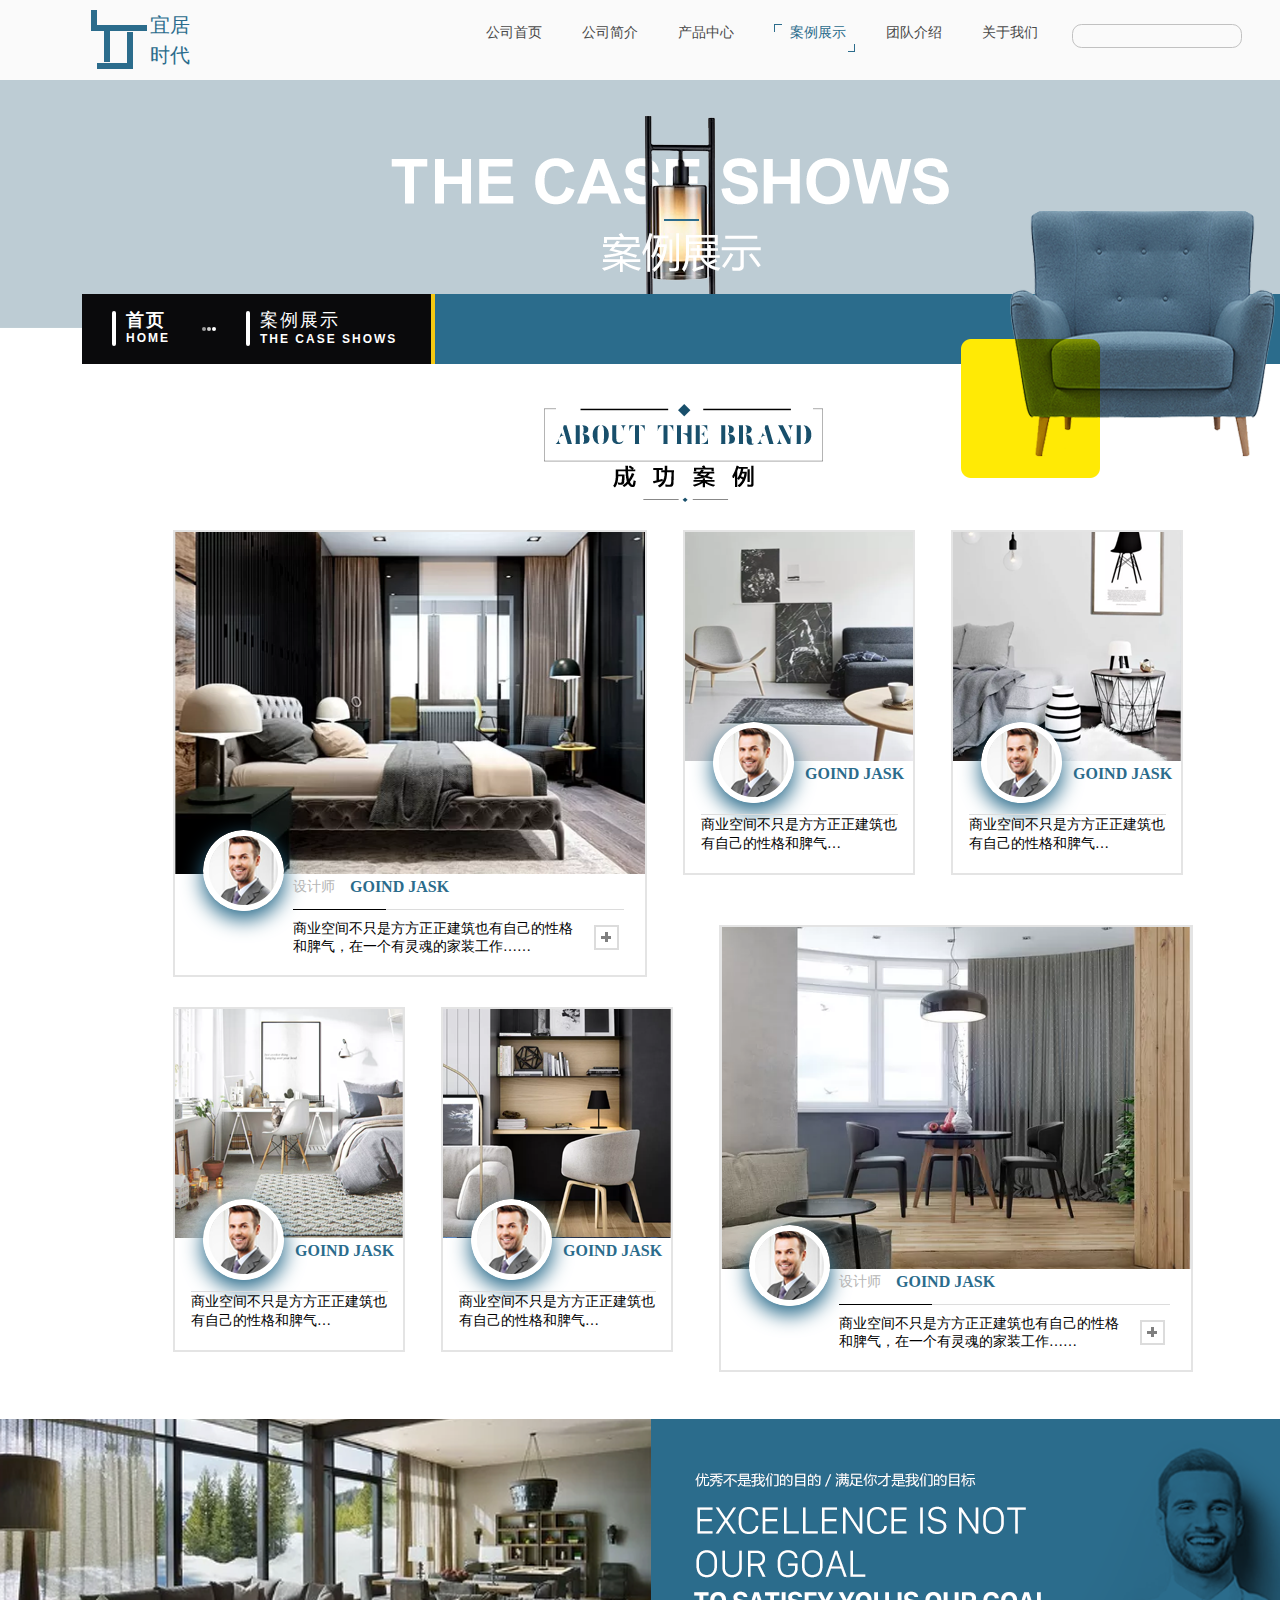
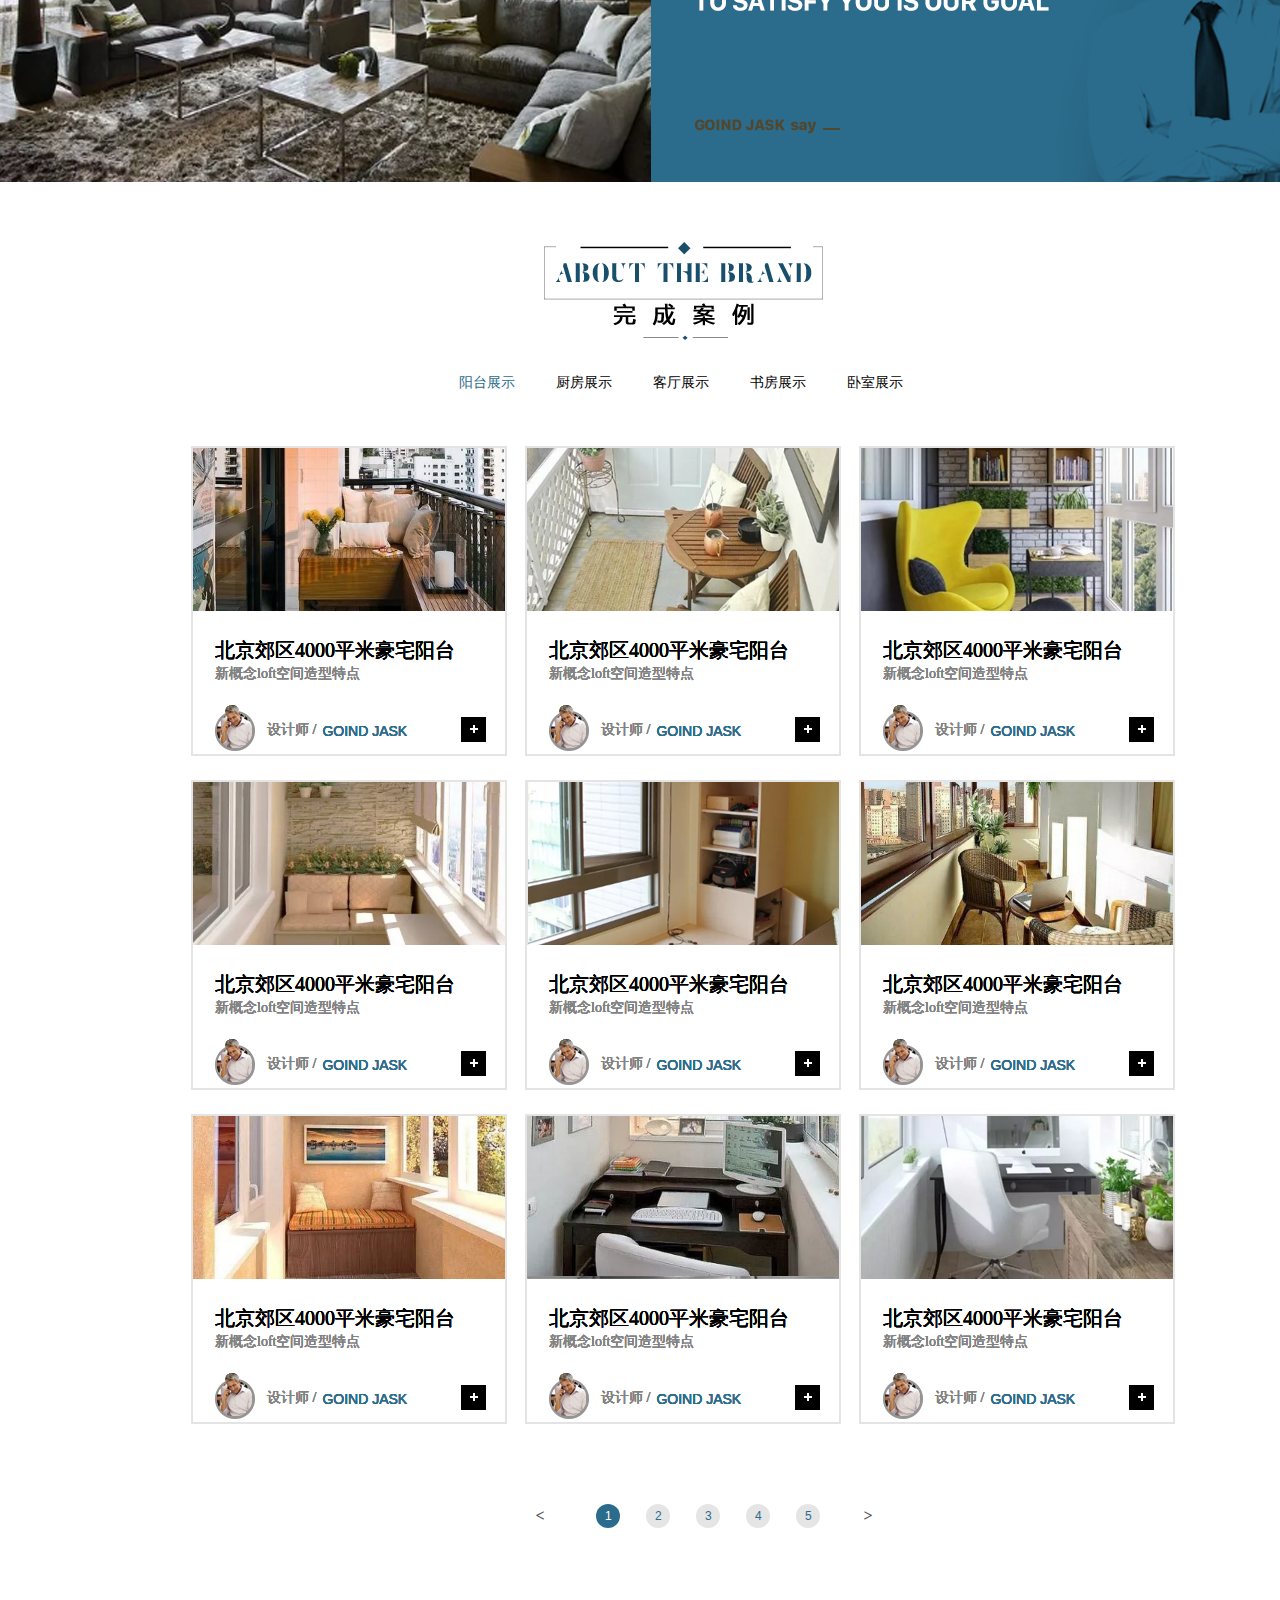
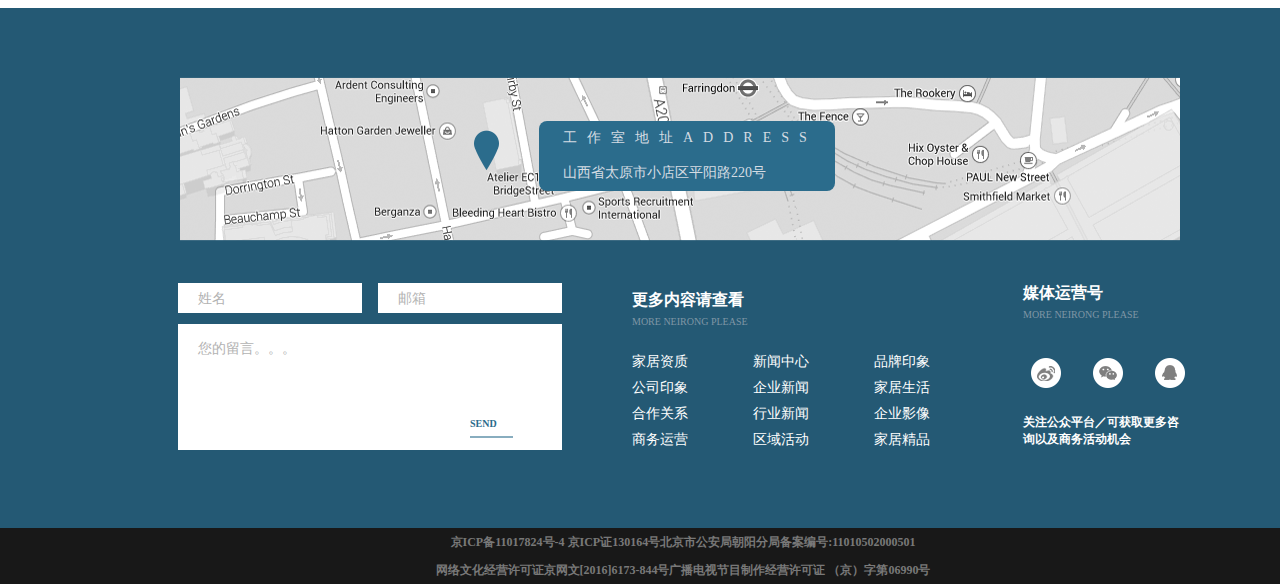
<file: case show.html>
<!DOCTYPE html>
<html lang="en">
<head>
	<meta charset="UTF-8">
	<title>案例展示</title>
	<link rel="icon" href="imgs/index/logo.png" type="image/x-icon">
	<link rel="stylesheet" href="css/index.css">
	<link rel="stylesheet" href="css/public.css">
	<style>
		.banner{
			width: 1366px;
			height: 284px;
			/*background-color: pink;*/
			position: relative; 
			margin: 0 auto; 
		}
		.banner img{
			width: 1366px;
			height: 248px;
		}
		.mianbao{
			width: 1200px;
			height: 70px;
			left: 82px;
			background-color: #2B6C8C;
			position: absolute;
			top: 214px;
		}
		.mianbao_box{
			width: 349px;
			height: 70px;
			background-color: #0A0A0C;
			float: left;
		}
		.mianbao_box2{
			width: 4px;
			height: 70px;
			background-color: #F5C812;
			float: left;
		}
		.bangongyi{
			width: 314px;
			height: 267px;
			position: absolute;
			top: 131px;
			right: 91px;
		}
		.bangongyi img{
			width: 314px;
			height: 267px;
		}
		.mianbao_box_daohang{
			width: 60px;
			height: 35px;
			margin-left: 30px;
			/*background-color: blue;*/
			margin-top: 17px;
			float: left;
			letter-spacing: 2px;
		}
		.mianbao_box_daohang2{
			width: 160px;
		}
		.mianbao_daohang_left{
			width: 4px;
			height: 35px;
			background-color: #fff;
			float: left; 
			border-radius: 6px; 
		}
		.mianbao_daohang_right{
			/*width: 46px;*/
			height: 35px;
			/*background-color: red;*/
			float: left; 
			margin-left: 10px;
			line-height: 18px;
		}
		.mianbao_daohang_right h1,a{
			font-size: 18px;
			color: #fff;
			font-family: "微软雅黑"; 
		}
		.mianbao_daohang_right h2{
			font-size: 12px;
			color: #fff;
			font-family: "ARIAL"; 
		}
		.mianbao_lunbo{
			width: 4px;
			height: 4px;
			border-radius: 5px;
			float: left;
			margin-top: 33px; 
			margin-left: 30px;
			background-color: rgba(255, 255, 255, 0.6);
		}
		.mianbao_lunbo2{
			margin-left: 1px;
			background-color: rgba(255, 255, 255, 0.8);
		}
		.mianbao_lunbo3{
			margin-left: 1px;
			background-color: rgba(255, 255, 255, 1);
		}
		.main{
			width: 1366px;
			padding-top: 40px;
			position: relative;
			height: 2764px;
			/*background-color: pink;*/
			margin: 0 auto; 
		}
		.main_title{
			width: 1366px;
			height: 98px;
		}
		.main_title img{
			width: 279px;
			height: 98px;
			display: block;
			margin: 0 auto;
		}
		.main_bottom{
			width: 1020px;
			height: 1251px;
			/*background-color: green;*/
			margin: 28px auto 0;
			position: relative;
		}
		.main_bottom_item{
			width: 474px;
			height: 447px;
			background-color: white;
			border: 2px solid #E4E4E4;
			position: relative;
			float: left;
		}
		.main_bottom_item img{
			width: 470px;
			height: 342px;
		}
		.main_item_renwu{
			width: 81px;
			height: 81px;
			position: absolute;
			bottom: 64px;
			left: 28px;
		}
		.main_item_renwu img{
			width: 81px;
			height: 81px;
			border-radius: 50%;
			box-shadow: 0 8px 20px 1px #2B6C8C;
		}
		.main_item_right{
			width: 332px;
			height: 69px;
			margin-left: 118px;
			position: relative;
		}
		.main_item_top{
			width: 331px;
			height: 32px;
			border-bottom: 1px solid #DCDCDC;
		}
		.main_item_top h1{
			font-size: 14px;
			color: #B6B6B6;
			font-family: "微软雅黑";
			font-weight: lighter;
			float: left;
		}
		.main_item_top p{
			font-size: 16px;
			color: #2B6C8C;
			font-family: "San Francisco";
			font-weight: bold;
			float: left;
			margin-left: 15px;
		}
		.main_item_xian{
			width: 93px;
			height: 1px;
			background-color: #000; 
			position: absolute;
			top: 31px;
		}
		.main_item_xia{
			width: 332px;
			height: 35px;
			/*background-color: red;*/
			margin-top: 10px;
		}
		.main_item_zuo{
			width: 281px;
			height: 35px;
			float: left;
		}
		.main_item_zuo p{
			font-size: 14px;
			color: #000;
			font-family: "微软雅黑";
			font-weight: normal;
		}
		.main_item_you{
			width: 25px;
			height: 25px;
			float: left;
			margin-left: 20px;
			border: 2px solid #DCDCDC;
			margin-top: 5px;
			position: relative;
		}
		.shizi{
			width: 3px;
			height: 10px;
			top: 5px;
			left: 9px;
			background-color: #7F7F7F;
			position: absolute;
		}
		.shizi2{
			width: 10px;
			height: 3px;
			top: 9px;
			left: 5px;
			background-color: #7F7F7F;
			position: absolute;
		}
		.main_bottom_item2{
			width: 232px;
			height: 345px;
			margin-left: 36px;
			float: left;
			border: 2px solid #E4E4E4;
			/*background-color: blue;*/
			position: relative;
		}
		.main_bottom_item2 img{
			width: 228px;
			height: 229px;
		}
		.main_item2_renwu{
			width: 81px;
			height: 81px;
			position: absolute;
			bottom: 70px;
			left: 28px;
			float: left;
		}
		.main_item2_renwu img{
			width: 81px;
			height: 81px;
			border-radius: 50%;
			box-shadow: 0 8px 20px 1px #2B6C8C;
		}
		.main_bottom_item2 p{
			font-size: 16px;
			color: #2B6C8C;
			font-family: "San Francisco";
			font-weight: bold;
			float: left;
			margin-left: 120px;
		}
		.main_item2_xia{
			width: 197px;
			height: 47px;
			position: absolute;
			top: 282px;
			left: 16px;
			border-top: 1px solid #DCDCDC;
		}
		.main_item2_xia span{
			font-size: 14px;
			color: #000;
			font-family: "微软雅黑";
			font-weight: normal;
		}
		.main_bottom_item3{
			margin-left: 0;
		}
		.main_bottom_specialitem{
			margin-top: 50px;
			margin-left: 72px;
			float: right;
		}
		.main_bottom_left{
			width: 500px;
			height: 345px;
			top: 477px;
			position: absolute;
			/*float: left;*/
			/*background-color: pink;*/
		}
		.main_zhanshi{
			width: 1366px;
			height: 363px;
			top: 1055px;
			position: absolute;
		}
		.main_zhanshi img{
			width: 1366px;
			height: 363px;
		}
		.main_title2{
			width: 1366px;
			height: 98px;
			top: 1478px;
			position: absolute;
		}
		.main_title2 img{
			width: 279px;
			height: 98px;
			display: block;
			margin: 0 auto;
		}
		.main_boxs{
			width: 448px;
			height: 27px;
			/*background-color: blue;*/
			margin: 192px auto 0;
			
		}
		.main_boxs_small{
			height: 27px;
			position: relative;
			float: left;
			margin-right: 41px;
			overflow: hidden;
		}
		.main_boxs_zi{
			font-size: 14px;
			color: #000;
			font-family: "微软雅黑";
			font-weight: normal;
			cursor: pointer;
		}
		.main_boxs_zi.mactive{
			color: #2B6C8C;
		}
		.main_boxs_special{
			margin-right: 0;
		}
		.jindutiao{
			width: 60px;
			height: 4px;
			background: #000; 
			position: absolute;
			margin-right: 40px;
			float: left;
			display: none;
		}
		@keyframes leftIn {
            0%{
                left: -60px;
                top: 0;
            }
            100%{
                left: 0;
                top: 0;
            }
        }
         .leftIn{
         	margin-top: 20px;
            animation: leftIn 4s ease-in forwards;
            background-color: #50849C;
        }
        .jindutiao.jactive{
			display: block;
        }
		.main_title2_bottom{
			width: 984px;
			height: 1082px;
			/*background-color: yellow;*/
			margin: 46px auto 0;
			position: relative;
		}
		.main_title2_smallbox{
			position: absolute;
			top: 0;
			left: 0;
			width: 984px;
			height: 1002px;
			/*background: red;*/
		}
		.main_title2_smallbox.active{
			z-index: 99;
		}
		.main_title2_item{
			width: 316px;
			height: 310px;
			border: 2px solid #E4E4E4;
			float: left;
			margin-right: 18px;
			margin-bottom: 24px;
			cursor: pointer;
		}
		.main_title2_item img{
			width: 312px;
			height: 163px;
		}
		.main_title2_item p{
			font-size: 20px;
			color: #000;
			font-family: "微软雅黑";
			font-weight: normal;
			margin-top: 22px;
			margin-left: 22px;
		}
		.main_title2_item span{
			font-size: 14px;
			color: #828282;
			font-family: "微软雅黑";
			font-weight: normal;
			margin-top: 9px;
			margin-left: 22px;
		}
		.main_title2_sanxia{
			width: 272px;
			height: 46px;
			margin-top: 22px;
			margin-left: 22px;
		}
		.main_title2_sanxia img{
			width: 40px;
			height: 46px;
			float: left;
		}
		.main_title2_sanxia_zhong{
			width: 146px;
			height: 46px;
			margin-top: 16px;
			margin-left: 12px;
			float: left;
		}
		.main_title2_sanxia_zhong h1{
			font-size: 14px;
			color: #828282;
			font-family: "微软雅黑";
			font-weight: normal;
			float: left;
		}
		.main_title2_sanxia_zhong h2{
			font-size: 14px;
			color: #2B6D8B;
			font-family: "ARIAL";
			font-weight: normal;
			margin-left: 6px;
			float: left;
			line-height: 20px;
		}
		.main_title2_sanxia_you{
			width: 25px;
			height: 25px;
			float: left;
			background-color: #000;
			margin-left: 48px;
			margin-top: 12px;
			position: relative;
		}
		.main_more{
			width: 2px;
			height: 8px;
			margin: 8px auto;
			background-color: #fff;
		}
		.main_more2{
			width: 8px;
			height: 2px;
			position: absolute;
			top: 11px;
			left: 9px;
			background-color: #fff;
		}
		.main_title2_item2{
			margin-right: 0;
		}	
		.main_title2_item3{
			margin-bottom: 0;
		}
		.main_title2_item4{
			margin-bottom: 0;
			margin-right: 0;
		}
		.main_bottom_xia{
			width: 359px;
			height: 24px;
			position: absolute;
			bottom: 0;
			left: 35%;

		}
		.main_bottom_btn{
			width: 22px;
			height: 12px;
			color: #4F4F4F;
			line-height: 24px;
			float: left;
			font-weight: bold;
			cursor: pointer;
		}
		.main_bottom_yuanbox{
			width: 250px;
			height: 24px;
			display: flex;
			flex-wrap: nowrap;
			justify-content: space-around;
			cursor: pointer;
			margin-left: 26px;
			margin-right: 30px;
			float: left;
		}
		.main_bottom_yuan{
			width: 24px;
			height: 24px;
			background-color: #E5E5E5;
			border-radius: 50%;
			text-align: center;
			line-height: 24px;
			font-size: 12px;
			color: #2B6C8C;
			font-family: "ARIAL";
		}
		.main_bottom_yuan.active{
			background-color: #2B6C8C;
			color: #fff;
		}
		.main_bottom_btn2{
			width: 22px;
			height: 12px;
			color: #4F4F4F;
			line-height: 24px;
			float: left;
			font-weight: bold;
			cursor: pointer;
		}
	</style>
</head>
<body>
	<div class="yiju_header">
		<div class="header_left">
			<img src="imgs/index/logo.png" alt="">
			<div class="header_left_zi">
				<p>宜居时代</p>
			</div>
		</div>
		<div class="header_right">
			<a href="index.html">公司首页</a>
			
			<a href="livable home.html">公司简介</a>
			<a href="product.html">产品中心</a>
			<div class="header_right_tiao header_right_tiao11"></div>
			<div class="header_right_tiao2 header_right_tiao11"></div>
			<h1><a href="case show.html">案例展示</a></h1>
			<div class="header_right_tiao3 header_right_tiao12"></div>
			<div class="header_right_tiao4 header_right_tiao13"></div>
			<a href="team.html">团队介绍</a>
			<a href="about.html">关于我们</a>
			<div class="header_right_search">
				<input type="text">
				<input type="submit" value="&#xe633;" class="sousuo">
			</div>
		</div>
	</div>
	
	<div class="banner">
		<img src="imgs/case show/cbanner.png" alt="">
		<div class="mianbao">
			<div class="mianbao_box">
				<div class="mianbao_box_daohang">
					<div class="mianbao_daohang_left"></div>
					<div class="mianbao_daohang_right">
						<h1>首页</h1>
						<h2>HOME</h2>
					</div>
				</div>
				<div class="mianbao_lunbo"></div>
				<div class="mianbao_lunbo mianbao_lunbo2"></div>
				<div class="mianbao_lunbo mianbao_lunbo3"></div>
				<div class="mianbao_box_daohang mianbao_box_daohang2">
					<div class="mianbao_daohang_left"></div>
					<div class="mianbao_daohang_right">
						<a href="kitchen.html">案例展示</a>
						<h2>THE CASE SHOWS</h2>
					</div>
				</div>	
			</div>
			<div class="mianbao_box2"></div>
		</div>
		<div class="bangongyi">
			<img src="imgs/product/mianbao.png" alt="">
		</div>
	</div>

	<div class="main">
		<div class="main_title">
			<img src="imgs/case show/title.png" alt="">
		</div>
		<div class="main_bottom">
			<div class="main_bottom_item">
				<img src="imgs/case show/1.png" alt="">
				<div class="main_item_renwu">
					<img src="imgs/case show/people.png" alt="">
				</div>
				<div class="main_item_right">
					<div class="main_item_top">
						<h1>设计师</h1>
						<p>GOIND JASK</p>
						<div class="main_item_xian"></div>
					</div>
					<div class="main_item_xia">
						<div class="main_item_zuo">
							<p>商业空间不只是方方正正建筑也有自己的性格和脾气，在一个有灵魂的家装工作……</p>
						</div>
						<div class="main_item_you">
							<div class="shizi"></div>
							<div class="shizi2"></div>
						</div>
					</div>	
				</div>	
			</div>

			<div class="main_bottom_item2">
				<img src="imgs/case show/1.1.png" alt="">
				<div class="main_item2_renwu">
					<img src="imgs/case show/people.png" alt="">
				</div>
				<p>GOIND JASK</p>
				<div class="main_item2_xia">
					<span>商业空间不只是方方正正建筑也有自己的性格和脾气…</span>
				</div>
			</div>
				
			<div class="main_bottom_item2">
				<img src="imgs/case show/1.2.png" alt="">
				<div class="main_item2_renwu">
					<img src="imgs/case show/people.png" alt="">
				</div>
				<p>GOIND JASK</p>
				<div class="main_item2_xia">
					<span>商业空间不只是方方正正建筑也有自己的性格和脾气…</span>
				</div>
			</div>
		
			<div class="main_bottom_item main_bottom_specialitem">
				<img src="imgs/case show/1.5.png" alt="">
				<div class="main_item_renwu">
					<img src="imgs/case show/people.png" alt="">
				</div>
				<div class="main_item_right">
					<div class="main_item_top">
						<h1>设计师</h1>
						<p>GOIND JASK</p>
						<div class="main_item_xian"></div>
					</div>
					<div class="main_item_xia">
						<div class="main_item_zuo">
							<p>商业空间不只是方方正正建筑也有自己的性格和脾气，在一个有灵魂的家装工作……</p>
						</div>
						<div class="main_item_you">
							<div class="shizi"></div>
							<div class="shizi2"></div>
						</div>
					</div>	
				</div>	
			</div>

			<div class="main_bottom_left">
				<div class="main_bottom_item2 main_bottom_item3">
					<img src="imgs/case show/1.3.png" alt="">
					<div class="main_item2_renwu">
						<img src="imgs/case show/people.png" alt="">
					</div>
					<p>GOIND JASK</p>
					<div class="main_item2_xia">
						<span>商业空间不只是方方正正建筑也有自己的性格和脾气…</span>
					</div>
				</div>

				<div class="main_bottom_item2">
					<img src="imgs/case show/1.4.png" alt="">
					<div class="main_item2_renwu">
						<img src="imgs/case show/people.png" alt="">
					</div>
					<p>GOIND JASK</p>
					<div class="main_item2_xia">
						<span>商业空间不只是方方正正建筑也有自己的性格和脾气…</span>
					</div>
				</div>
			</div>

		</div>
		<div class="main_zhanshi">
			<img src="imgs/case show/zhan.png" alt="">
		</div>	
		<div class="main_title2">
			<img src="imgs/case show/title2.png" alt="">
		</div>
		<div class="main_boxs">
			<div class="main_boxs_small">
				<a class="main_boxs_zi mactive">
					阳台展示
				</a>
				<div class="jindutiao leftIn jactive"></div>
			</div>
			<div class="main_boxs_small">
				<a class="main_boxs_zi">
					厨房展示
				</a>
				<div class="jindutiao leftIn"></div>
			</div>
			<div class="main_boxs_small">
				<a class="main_boxs_zi">
					客厅展示
				</a>
				<div class="jindutiao leftIn"></div>
			</div>
			<div class="main_boxs_small">
				<a class="main_boxs_zi">
					书房展示
				</a>
				<div class="jindutiao leftIn"></div>
			</div>
			<div class="main_boxs_small main_boxs_special">
				<a class="main_boxs_zi">
					卧室展示
				</a>
				<div class="jindutiao leftIn"></div>
			</div>
		</div>
		<div class="main_title2_bottom">
			<div class="main_title2_bigbox">
				<div class="main_title2_smallbox active">
					<div class="main_title2_item">
						<img src="imgs/case show/2.1.png" alt="">
						<p>北京郊区4000平米豪宅阳台</p>
						<span>新概念loft空间造型特点</span>
						<div class="main_title2_sanxia">
							<img src="imgs/case show/2.2.png" alt="">
							<div class="main_title2_sanxia_zhong">
								<h1>设计师 /</h1>
								<h2>GOIND JASK</h2>
							</div>
							<div class="main_title2_sanxia_you">
								<div class="main_more"></div>
								<div class="main_more2"></div>
							</div>
						</div>
					</div>
					<div class="main_title2_item">
						<img src="imgs/case show/2.3.png" alt="">
						<p>北京郊区4000平米豪宅阳台</p>
						<span>新概念loft空间造型特点</span>
						<div class="main_title2_sanxia">
							<img src="imgs/case show/2.2.png" alt="">
							<div class="main_title2_sanxia_zhong">
								<h1>设计师 /</h1>
								<h2>GOIND JASK</h2>
							</div>
							<div class="main_title2_sanxia_you">
								<div class="main_more"></div>
								<div class="main_more2"></div>
							</div>
						</div>
					</div>
					<div class="main_title2_item main_title2_item2">
						<img src="imgs/case show/2.4.png" alt="">
						<p>北京郊区4000平米豪宅阳台</p>
						<span>新概念loft空间造型特点</span>
						<div class="main_title2_sanxia">
							<img src="imgs/case show/2.2.png" alt="">
							<div class="main_title2_sanxia_zhong">
								<h1>设计师 /</h1>
								<h2>GOIND JASK</h2>
							</div>
							<div class="main_title2_sanxia_you">
								<div class="main_more"></div>
								<div class="main_more2"></div>
							</div>
						</div>
					</div>

					<div class="main_title2_item">
						<img src="imgs/case show/2.5.png" alt="">
						<p>北京郊区4000平米豪宅阳台</p>
						<span>新概念loft空间造型特点</span>
						<div class="main_title2_sanxia">
							<img src="imgs/case show/2.2.png" alt="">
							<div class="main_title2_sanxia_zhong">
								<h1>设计师 /</h1>
								<h2>GOIND JASK</h2>
							</div>
							<div class="main_title2_sanxia_you">
								<div class="main_more"></div>
								<div class="main_more2"></div>
							</div>
						</div>
					</div>
					<div class="main_title2_item">
						<img src="imgs/case show/2.6.png" alt="">
						<p>北京郊区4000平米豪宅阳台</p>
						<span>新概念loft空间造型特点</span>
						<div class="main_title2_sanxia">
							<img src="imgs/case show/2.2.png" alt="">
							<div class="main_title2_sanxia_zhong">
								<h1>设计师 /</h1>
								<h2>GOIND JASK</h2>
							</div>
							<div class="main_title2_sanxia_you">
								<div class="main_more"></div>
								<div class="main_more2"></div>
							</div>
						</div>
					</div>
					<div class="main_title2_item main_title2_item2">
						<img src="imgs/case show/2.7.png" alt="">
						<p>北京郊区4000平米豪宅阳台</p>
						<span>新概念loft空间造型特点</span>
						<div class="main_title2_sanxia">
							<img src="imgs/case show/2.2.png" alt="">
							<div class="main_title2_sanxia_zhong">
								<h1>设计师 /</h1>
								<h2>GOIND JASK</h2>
							</div>
							<div class="main_title2_sanxia_you">
								<div class="main_more"></div>
								<div class="main_more2"></div>
							</div>
						</div>
					</div>

					<div class="main_title2_item main_title2_item3">
						<img src="imgs/case show/2.8.png" alt="">
						<p>北京郊区4000平米豪宅阳台</p>
						<span>新概念loft空间造型特点</span>
						<div class="main_title2_sanxia">
							<img src="imgs/case show/2.2.png" alt="">
							<div class="main_title2_sanxia_zhong">
								<h1>设计师 /</h1>
								<h2>GOIND JASK</h2>
							</div>
							<div class="main_title2_sanxia_you">
								<div class="main_more"></div>
								<div class="main_more2"></div>
							</div>
						</div>
					</div>
					<div class="main_title2_item main_title2_item3">
						<img src="imgs/case show/2.9.png" alt="">
						<p>北京郊区4000平米豪宅阳台</p>
						<span>新概念loft空间造型特点</span>
						<div class="main_title2_sanxia">
							<img src="imgs/case show/2.2.png" alt="">
							<div class="main_title2_sanxia_zhong">
								<h1>设计师 /</h1>
								<h2>GOIND JASK</h2>
							</div>
							<div class="main_title2_sanxia_you">
								<div class="main_more"></div>
								<div class="main_more2"></div>
							</div>
						</div>
					</div>
					<div class="main_title2_item main_title2_item4">
						<img src="imgs/case show/3.png" alt="">
						<p>北京郊区4000平米豪宅阳台</p>
						<span>新概念loft空间造型特点</span>
						<div class="main_title2_sanxia">
							<img src="imgs/case show/2.2.png" alt="">
							<div class="main_title2_sanxia_zhong">
								<h1>设计师 /</h1>
								<h2>GOIND JASK</h2>
							</div>
							<div class="main_title2_sanxia_you">
								<div class="main_more"></div>
								<div class="main_more2"></div>
							</div>
						</div>
					</div>
				</div>

				<div class="main_title2_smallbox">
					<div class="main_title2_item">
						<img src="imgs/case show/cp1.jpg" alt="">
						<p>北京郊区4000平米豪宅阳台</p>
						<span>新概念loft空间造型特点</span>
						<div class="main_title2_sanxia">
							<img src="imgs/case show/2.2.png" alt="">
							<div class="main_title2_sanxia_zhong">
								<h1>设计师 /</h1>
								<h2>GOIND JASK</h2>
							</div>
							<div class="main_title2_sanxia_you">
								<div class="main_more"></div>
								<div class="main_more2"></div>
							</div>
						</div>
					</div>
					<div class="main_title2_item">
						<img src="imgs/case show/cp2.jpg" alt="">
						<p>北京郊区4000平米豪宅阳台</p>
						<span>新概念loft空间造型特点</span>
						<div class="main_title2_sanxia">
							<img src="imgs/case show/2.2.png" alt="">
							<div class="main_title2_sanxia_zhong">
								<h1>设计师 /</h1>
								<h2>GOIND JASK</h2>
							</div>
							<div class="main_title2_sanxia_you">
								<div class="main_more"></div>
								<div class="main_more2"></div>
							</div>
						</div>
					</div>
					<div class="main_title2_item main_title2_item2">
						<img src="imgs/case show/cp3.jpg" alt="">
						<p>北京郊区4000平米豪宅阳台</p>
						<span>新概念loft空间造型特点</span>
						<div class="main_title2_sanxia">
							<img src="imgs/case show/2.2.png" alt="">
							<div class="main_title2_sanxia_zhong">
								<h1>设计师 /</h1>
								<h2>GOIND JASK</h2>
							</div>
							<div class="main_title2_sanxia_you">
								<div class="main_more"></div>
								<div class="main_more2"></div>
							</div>
						</div>
					</div>

					<div class="main_title2_item">
						<img src="imgs/case show/cp1.jpg" alt="">
						<p>北京郊区4000平米豪宅阳台</p>
						<span>新概念loft空间造型特点</span>
						<div class="main_title2_sanxia">
							<img src="imgs/case show/2.2.png" alt="">
							<div class="main_title2_sanxia_zhong">
								<h1>设计师 /</h1>
								<h2>GOIND JASK</h2>
							</div>
							<div class="main_title2_sanxia_you">
								<div class="main_more"></div>
								<div class="main_more2"></div>
							</div>
						</div>
					</div>
					<div class="main_title2_item">
						<img src="imgs/case show/cp2.jpg" alt="">
						<p>北京郊区4000平米豪宅阳台</p>
						<span>新概念loft空间造型特点</span>
						<div class="main_title2_sanxia">
							<img src="imgs/case show/2.2.png" alt="">
							<div class="main_title2_sanxia_zhong">
								<h1>设计师 /</h1>
								<h2>GOIND JASK</h2>
							</div>
							<div class="main_title2_sanxia_you">
								<div class="main_more"></div>
								<div class="main_more2"></div>
							</div>
						</div>
					</div>
					<div class="main_title2_item main_title2_item2">
						<img src="imgs/case show/cp3.jpg" alt="">
						<p>北京郊区4000平米豪宅阳台</p>
						<span>新概念loft空间造型特点</span>
						<div class="main_title2_sanxia">
							<img src="imgs/case show/2.2.png" alt="">
							<div class="main_title2_sanxia_zhong">
								<h1>设计师 /</h1>
								<h2>GOIND JASK</h2>
							</div>
							<div class="main_title2_sanxia_you">
								<div class="main_more"></div>
								<div class="main_more2"></div>
							</div>
						</div>
					</div>

					<div class="main_title2_item main_title2_item3">
						<img src="imgs/case show/cp1.jpg" alt="">
						<p>北京郊区4000平米豪宅阳台</p>
						<span>新概念loft空间造型特点</span>
						<div class="main_title2_sanxia">
							<img src="imgs/case show/2.2.png" alt="">
							<div class="main_title2_sanxia_zhong">
								<h1>设计师 /</h1>
								<h2>GOIND JASK</h2>
							</div>
							<div class="main_title2_sanxia_you">
								<div class="main_more"></div>
								<div class="main_more2"></div>
							</div>
						</div>
					</div>
					<div class="main_title2_item main_title2_item3">
						<img src="imgs/case show/cp2.jpg" alt="">
						<p>北京郊区4000平米豪宅阳台</p>
						<span>新概念loft空间造型特点</span>
						<div class="main_title2_sanxia">
							<img src="imgs/case show/2.2.png" alt="">
							<div class="main_title2_sanxia_zhong">
								<h1>设计师 /</h1>
								<h2>GOIND JASK</h2>
							</div>
							<div class="main_title2_sanxia_you">
								<div class="main_more"></div>
								<div class="main_more2"></div>
							</div>
						</div>
					</div>
					<div class="main_title2_item main_title2_item4">
						<img src="imgs/case show/cp3.jpg" alt="">
						<p>北京郊区4000平米豪宅阳台</p>
						<span>新概念loft空间造型特点</span>
						<div class="main_title2_sanxia">
							<img src="imgs/case show/2.2.png" alt="">
							<div class="main_title2_sanxia_zhong">
								<h1>设计师 /</h1>
								<h2>GOIND JASK</h2>
							</div>
							<div class="main_title2_sanxia_you">
								<div class="main_more"></div>
								<div class="main_more2"></div>
							</div>
						</div>
					</div>
				</div>

				<div class="main_title2_smallbox">
					<div class="main_title2_item">
						<img src="imgs/case show/k1.jpg" alt="">
						<p>北京郊区4000平米豪宅阳台</p>
						<span>新概念loft空间造型特点</span>
						<div class="main_title2_sanxia">
							<img src="imgs/case show/2.2.png" alt="">
							<div class="main_title2_sanxia_zhong">
								<h1>设计师 /</h1>
								<h2>GOIND JASK</h2>
							</div>
							<div class="main_title2_sanxia_you">
								<div class="main_more"></div>
								<div class="main_more2"></div>
							</div>
						</div>
					</div>
					<div class="main_title2_item">
						<img src="imgs/case show/k2.jpg" alt="">
						<p>北京郊区4000平米豪宅阳台</p>
						<span>新概念loft空间造型特点</span>
						<div class="main_title2_sanxia">
							<img src="imgs/case show/2.2.png" alt="">
							<div class="main_title2_sanxia_zhong">
								<h1>设计师 /</h1>
								<h2>GOIND JASK</h2>
							</div>
							<div class="main_title2_sanxia_you">
								<div class="main_more"></div>
								<div class="main_more2"></div>
							</div>
						</div>
					</div>
					<div class="main_title2_item main_title2_item2">
						<img src="imgs/case show/k3.jpg" alt="">
						<p>北京郊区4000平米豪宅阳台</p>
						<span>新概念loft空间造型特点</span>
						<div class="main_title2_sanxia">
							<img src="imgs/case show/2.2.png" alt="">
							<div class="main_title2_sanxia_zhong">
								<h1>设计师 /</h1>
								<h2>GOIND JASK</h2>
							</div>
							<div class="main_title2_sanxia_you">
								<div class="main_more"></div>
								<div class="main_more2"></div>
							</div>
						</div>
					</div>

					<div class="main_title2_item">
						<img src="imgs/case show/k1.jpg" alt="">
						<p>北京郊区4000平米豪宅阳台</p>
						<span>新概念loft空间造型特点</span>
						<div class="main_title2_sanxia">
							<img src="imgs/case show/2.2.png" alt="">
							<div class="main_title2_sanxia_zhong">
								<h1>设计师 /</h1>
								<h2>GOIND JASK</h2>
							</div>
							<div class="main_title2_sanxia_you">
								<div class="main_more"></div>
								<div class="main_more2"></div>
							</div>
						</div>
					</div>
					<div class="main_title2_item">
						<img src="imgs/case show/k2.jpg" alt="">
						<p>北京郊区4000平米豪宅阳台</p>
						<span>新概念loft空间造型特点</span>
						<div class="main_title2_sanxia">
							<img src="imgs/case show/2.2.png" alt="">
							<div class="main_title2_sanxia_zhong">
								<h1>设计师 /</h1>
								<h2>GOIND JASK</h2>
							</div>
							<div class="main_title2_sanxia_you">
								<div class="main_more"></div>
								<div class="main_more2"></div>
							</div>
						</div>
					</div>
					<div class="main_title2_item main_title2_item2">
						<img src="imgs/case show/k3.jpg" alt="">
						<p>北京郊区4000平米豪宅阳台</p>
						<span>新概念loft空间造型特点</span>
						<div class="main_title2_sanxia">
							<img src="imgs/case show/2.2.png" alt="">
							<div class="main_title2_sanxia_zhong">
								<h1>设计师 /</h1>
								<h2>GOIND JASK</h2>
							</div>
							<div class="main_title2_sanxia_you">
								<div class="main_more"></div>
								<div class="main_more2"></div>
							</div>
						</div>
					</div>

					<div class="main_title2_item main_title2_item3">
						<img src="imgs/case show/k1.jpg" alt="">
						<p>北京郊区4000平米豪宅阳台</p>
						<span>新概念loft空间造型特点</span>
						<div class="main_title2_sanxia">
							<img src="imgs/case show/2.2.png" alt="">
							<div class="main_title2_sanxia_zhong">
								<h1>设计师 /</h1>
								<h2>GOIND JASK</h2>
							</div>
							<div class="main_title2_sanxia_you">
								<div class="main_more"></div>
								<div class="main_more2"></div>
							</div>
						</div>
					</div>
					<div class="main_title2_item main_title2_item3">
						<img src="imgs/case show/k2.jpg" alt="">
						<p>北京郊区4000平米豪宅阳台</p>
						<span>新概念loft空间造型特点</span>
						<div class="main_title2_sanxia">
							<img src="imgs/case show/2.2.png" alt="">
							<div class="main_title2_sanxia_zhong">
								<h1>设计师 /</h1>
								<h2>GOIND JASK</h2>
							</div>
							<div class="main_title2_sanxia_you">
								<div class="main_more"></div>
								<div class="main_more2"></div>
							</div>
						</div>
					</div>
					<div class="main_title2_item main_title2_item4">
						<img src="imgs/case show/k3.jpg" alt="">
						<p>北京郊区4000平米豪宅阳台</p>
						<span>新概念loft空间造型特点</span>
						<div class="main_title2_sanxia">
							<img src="imgs/case show/2.2.png" alt="">
							<div class="main_title2_sanxia_zhong">
								<h1>设计师 /</h1>
								<h2>GOIND JASK</h2>
							</div>
							<div class="main_title2_sanxia_you">
								<div class="main_more"></div>
								<div class="main_more2"></div>
							</div>
						</div>
					</div>
				</div>

				<div class="main_title2_smallbox">
					<div class="main_title2_item">
						<img src="imgs/case show/s1.jpg" alt="">
						<p>北京郊区4000平米豪宅阳台</p>
						<span>新概念loft空间造型特点</span>
						<div class="main_title2_sanxia">
							<img src="imgs/case show/2.2.png" alt="">
							<div class="main_title2_sanxia_zhong">
								<h1>设计师 /</h1>
								<h2>GOIND JASK</h2>
							</div>
							<div class="main_title2_sanxia_you">
								<div class="main_more"></div>
								<div class="main_more2"></div>
							</div>
						</div>
					</div>
					<div class="main_title2_item">
						<img src="imgs/case show/s2.jpg" alt="">
						<p>北京郊区4000平米豪宅阳台</p>
						<span>新概念loft空间造型特点</span>
						<div class="main_title2_sanxia">
							<img src="imgs/case show/2.2.png" alt="">
							<div class="main_title2_sanxia_zhong">
								<h1>设计师 /</h1>
								<h2>GOIND JASK</h2>
							</div>
							<div class="main_title2_sanxia_you">
								<div class="main_more"></div>
								<div class="main_more2"></div>
							</div>
						</div>
					</div>
					<div class="main_title2_item main_title2_item2">
						<img src="imgs/case show/s3.jpg" alt="">
						<p>北京郊区4000平米豪宅阳台</p>
						<span>新概念loft空间造型特点</span>
						<div class="main_title2_sanxia">
							<img src="imgs/case show/2.2.png" alt="">
							<div class="main_title2_sanxia_zhong">
								<h1>设计师 /</h1>
								<h2>GOIND JASK</h2>
							</div>
							<div class="main_title2_sanxia_you">
								<div class="main_more"></div>
								<div class="main_more2"></div>
							</div>
						</div>
					</div>

					<div class="main_title2_item">
						<img src="imgs/case show/s1.jpg" alt="">
						<p>北京郊区4000平米豪宅阳台</p>
						<span>新概念loft空间造型特点</span>
						<div class="main_title2_sanxia">
							<img src="imgs/case show/2.2.png" alt="">
							<div class="main_title2_sanxia_zhong">
								<h1>设计师 /</h1>
								<h2>GOIND JASK</h2>
							</div>
							<div class="main_title2_sanxia_you">
								<div class="main_more"></div>
								<div class="main_more2"></div>
							</div>
						</div>
					</div>
					<div class="main_title2_item">
						<img src="imgs/case show/s2.jpg" alt="">
						<p>北京郊区4000平米豪宅阳台</p>
						<span>新概念loft空间造型特点</span>
						<div class="main_title2_sanxia">
							<img src="imgs/case show/2.2.png" alt="">
							<div class="main_title2_sanxia_zhong">
								<h1>设计师 /</h1>
								<h2>GOIND JASK</h2>
							</div>
							<div class="main_title2_sanxia_you">
								<div class="main_more"></div>
								<div class="main_more2"></div>
							</div>
						</div>
					</div>
					<div class="main_title2_item main_title2_item2">
						<img src="imgs/case show/s3.jpg" alt="">
						<p>北京郊区4000平米豪宅阳台</p>
						<span>新概念loft空间造型特点</span>
						<div class="main_title2_sanxia">
							<img src="imgs/case show/2.2.png" alt="">
							<div class="main_title2_sanxia_zhong">
								<h1>设计师 /</h1>
								<h2>GOIND JASK</h2>
							</div>
							<div class="main_title2_sanxia_you">
								<div class="main_more"></div>
								<div class="main_more2"></div>
							</div>
						</div>
					</div>

					<div class="main_title2_item main_title2_item3">
						<img src="imgs/case show/s1.jpg" alt="">
						<p>北京郊区4000平米豪宅阳台</p>
						<span>新概念loft空间造型特点</span>
						<div class="main_title2_sanxia">
							<img src="imgs/case show/2.2.png" alt="">
							<div class="main_title2_sanxia_zhong">
								<h1>设计师 /</h1>
								<h2>GOIND JASK</h2>
							</div>
							<div class="main_title2_sanxia_you">
								<div class="main_more"></div>
								<div class="main_more2"></div>
							</div>
						</div>
					</div>
					<div class="main_title2_item main_title2_item3">
						<img src="imgs/case show/s2.jpg" alt="">
						<p>北京郊区4000平米豪宅阳台</p>
						<span>新概念loft空间造型特点</span>
						<div class="main_title2_sanxia">
							<img src="imgs/case show/2.2.png" alt="">
							<div class="main_title2_sanxia_zhong">
								<h1>设计师 /</h1>
								<h2>GOIND JASK</h2>
							</div>
							<div class="main_title2_sanxia_you">
								<div class="main_more"></div>
								<div class="main_more2"></div>
							</div>
						</div>
					</div>
					<div class="main_title2_item main_title2_item4">
						<img src="imgs/case show/s3.jpg" alt="">
						<p>北京郊区4000平米豪宅阳台</p>
						<span>新概念loft空间造型特点</span>
						<div class="main_title2_sanxia">
							<img src="imgs/case show/2.2.png" alt="">
							<div class="main_title2_sanxia_zhong">
								<h1>设计师 /</h1>
								<h2>GOIND JASK</h2>
							</div>
							<div class="main_title2_sanxia_you">
								<div class="main_more"></div>
								<div class="main_more2"></div>
							</div>
						</div>
					</div>
				</div>

				<div class="main_title2_smallbox">
					<div class="main_title2_item">
						<img src="imgs/case show/w1.jpg" alt="">
						<p>北京郊区4000平米豪宅阳台</p>
						<span>新概念loft空间造型特点</span>
						<div class="main_title2_sanxia">
							<img src="imgs/case show/2.2.png" alt="">
							<div class="main_title2_sanxia_zhong">
								<h1>设计师 /</h1>
								<h2>GOIND JASK</h2>
							</div>
							<div class="main_title2_sanxia_you">
								<div class="main_more"></div>
								<div class="main_more2"></div>
							</div>
						</div>
					</div>
					<div class="main_title2_item">
						<img src="imgs/case show/w2.jpg" alt="">
						<p>北京郊区4000平米豪宅阳台</p>
						<span>新概念loft空间造型特点</span>
						<div class="main_title2_sanxia">
							<img src="imgs/case show/2.2.png" alt="">
							<div class="main_title2_sanxia_zhong">
								<h1>设计师 /</h1>
								<h2>GOIND JASK</h2>
							</div>
							<div class="main_title2_sanxia_you">
								<div class="main_more"></div>
								<div class="main_more2"></div>
							</div>
						</div>
					</div>
					<div class="main_title2_item main_title2_item2">
						<img src="imgs/case show/w3.jpg" alt="">
						<p>北京郊区4000平米豪宅阳台</p>
						<span>新概念loft空间造型特点</span>
						<div class="main_title2_sanxia">
							<img src="imgs/case show/2.2.png" alt="">
							<div class="main_title2_sanxia_zhong">
								<h1>设计师 /</h1>
								<h2>GOIND JASK</h2>
							</div>
							<div class="main_title2_sanxia_you">
								<div class="main_more"></div>
								<div class="main_more2"></div>
							</div>
						</div>
					</div>

					<div class="main_title2_item">
						<img src="imgs/case show/w1.jpg" alt="">
						<p>北京郊区4000平米豪宅阳台</p>
						<span>新概念loft空间造型特点</span>
						<div class="main_title2_sanxia">
							<img src="imgs/case show/2.2.png" alt="">
							<div class="main_title2_sanxia_zhong">
								<h1>设计师 /</h1>
								<h2>GOIND JASK</h2>
							</div>
							<div class="main_title2_sanxia_you">
								<div class="main_more"></div>
								<div class="main_more2"></div>
							</div>
						</div>
					</div>
					<div class="main_title2_item">
						<img src="imgs/case show/w2.jpg" alt="">
						<p>北京郊区4000平米豪宅阳台</p>
						<span>新概念loft空间造型特点</span>
						<div class="main_title2_sanxia">
							<img src="imgs/case show/2.2.png" alt="">
							<div class="main_title2_sanxia_zhong">
								<h1>设计师 /</h1>
								<h2>GOIND JASK</h2>
							</div>
							<div class="main_title2_sanxia_you">
								<div class="main_more"></div>
								<div class="main_more2"></div>
							</div>
						</div>
					</div>
					<div class="main_title2_item main_title2_item2">
						<img src="imgs/case show/w3.jpg" alt="">
						<p>北京郊区4000平米豪宅阳台</p>
						<span>新概念loft空间造型特点</span>
						<div class="main_title2_sanxia">
							<img src="imgs/case show/2.2.png" alt="">
							<div class="main_title2_sanxia_zhong">
								<h1>设计师 /</h1>
								<h2>GOIND JASK</h2>
							</div>
							<div class="main_title2_sanxia_you">
								<div class="main_more"></div>
								<div class="main_more2"></div>
							</div>
						</div>
					</div>

					<div class="main_title2_item main_title2_item3">
						<img src="imgs/case show/w1.jpg" alt="">
						<p>北京郊区4000平米豪宅阳台</p>
						<span>新概念loft空间造型特点</span>
						<div class="main_title2_sanxia">
							<img src="imgs/case show/2.2.png" alt="">
							<div class="main_title2_sanxia_zhong">
								<h1>设计师 /</h1>
								<h2>GOIND JASK</h2>
							</div>
							<div class="main_title2_sanxia_you">
								<div class="main_more"></div>
								<div class="main_more2"></div>
							</div>
						</div>
					</div>
					<div class="main_title2_item main_title2_item3">
						<img src="imgs/case show/w2.jpg" alt="">
						<p>北京郊区4000平米豪宅阳台</p>
						<span>新概念loft空间造型特点</span>
						<div class="main_title2_sanxia">
							<img src="imgs/case show/2.2.png" alt="">
							<div class="main_title2_sanxia_zhong">
								<h1>设计师 /</h1>
								<h2>GOIND JASK</h2>
							</div>
							<div class="main_title2_sanxia_you">
								<div class="main_more"></div>
								<div class="main_more2"></div>
							</div>
						</div>
					</div>
					<div class="main_title2_item main_title2_item4">
						<img src="imgs/case show/w3.jpg" alt="">
						<p>北京郊区4000平米豪宅阳台</p>
						<span>新概念loft空间造型特点</span>
						<div class="main_title2_sanxia">
							<img src="imgs/case show/2.2.png" alt="">
							<div class="main_title2_sanxia_zhong">
								<h1>设计师 /</h1>
								<h2>GOIND JASK</h2>
							</div>
							<div class="main_title2_sanxia_you">
								<div class="main_more"></div>
								<div class="main_more2"></div>
							</div>
						</div>
					</div>
				</div>
			</div>
			<div class="main_bottom_xia">
				<div class="main_bottom_btn">&lt;</div>
			
				<ul class="main_bottom_yuanbox">
					<li class="main_bottom_yuan active">1</li>
					<li class="main_bottom_yuan">2</li>
					<li class="main_bottom_yuan">3</li>
					<li class="main_bottom_yuan">4</li>
					<li class="main_bottom_yuan">5</li>
				</ul>
					
				<div class="main_bottom_btn2">&gt;</div>
			</div>
		</div>
			
	</div>

	<div class="footer">
		<div class="footer_shang">
			<div class="footer_dingwei">
				<p>工作室地址ADDRESS</p>
				<span>山西省太原市小店区平阳路220号</span>
			</div>
			<div class="footer_shang_bottom">
				<div class="footer_bottom_left">
					<div class="footer_box">
						<h1>姓名</h1>
					</div>
					<div class="footer_box footer_box2">
						<h1>邮箱</h1>
					</div>
					<div class="footer_box3">
						<h2>您的留言。。。</h2>
						<div class="footer_box3_pic">
							<div class="footer_box3_left">
								<span>SEND</span>
							</div>
							<div class="case_kuang_fangkuai">
								<div class="case_kuang_shizi"></div>
								<div class="case_kuang_shizi2"></div>
							</div>	
						</div>
						
					</div>	
				</div>
				<div class="footer_bottom_right">
					<div class="footer_wen1">
						<p>更多内容请查看</p>
						<span>MORE NEIRONG PLEASE</span>
						<div class="footer_wen1_xia">
							<h1>家居资质</h1>
							<h1>新闻中心</h1>
							<h1 class="footer_wen1_special">品牌印象</h1>
							<h1>公司印象</h1>
							<h1>企业新闻</h1>
							<h1 class="footer_wen1_special">家居生活</h1>
							<h1>合作关系</h1>
							<h1>行业新闻</h1>
							<h1 class="footer_wen1_special">企业影像</h1>
							<h1>商务运营</h1>
							<h1>区域活动</h1>
							<h1 class="footer_wen1_special">家居精品</h1>
						</div>
					</div>
					<div class="footer_wen2">
						<h1>媒体运营号</h1>
						<span>MORE NEIRONG PLEASE</span>
						<div class="footer_wen2_box">
							<img src="imgs/index/z1.png" alt="">
							<img src="imgs/index/z2.png" alt="">
							<img src="imgs/index/z3.png" alt="" class="footer_box_special">
						</div>
						<p>关注公众平台／可获取更多咨询以及商务活动机会</p>
					</div>
				</div>	
			</div>
		</div>
		<div class="footer_xia">
			<p>京ICP备11017824号-4 京ICP证130164号北京市公安局朝阳分局备案编号:11010502000501</p>
			<p>网络文化经营许可证京网文[2016]6173-844号广播电视节目制作经营许可证 （京）字第06990号</p>
		</div>
	</div>
</body>
<script src="css/jquery.3.3.1.js"></script>
<script>
	$(".main_boxs_small").click(function (){
		$(".main_boxs_zi").removeClass("mactive");
        $(".jindutiao").removeClass("jactive");
        var index=$(this).index();
        $(".main_boxs_zi").eq(index).addClass("mactive");
        $(".jindutiao").eq(index).addClass("jactive");
        $(".main_title2_smallbox").removeClass("active").eq(index).addClass("active");
	})
	$(".main_bottom_yuan").click(function(){
		$(".main_bottom_yuan").removeClass("active");
		$(this).addClass("active");
		let index=$(this).index();
		$(".main_title2_smallbox").removeClass("active").eq(index).addClass("active");
		$(".main_boxs_zi").removeClass("mactive").eq(index).addClass("mactive");
	})
	let n=0;
	let flag=true;
	$(".main_bottom_btn2").click(function(){
		if(flag){
			flag=false;
			n++;
			if(n===$(".main_title2_smallbox").length){
				n=0;
			}
			$(".main_bottom_yuan").removeClass("active").eq(n).addClass("active");
			$(".main_boxs_zi").removeClass("mactive").eq(n).addClass("mactive");
			$(".main_title2_smallbox").removeClass("active").eq(n).addClass("active");
			$(".main_title2_smallbox").animate({},3000,function(){
				flag=true;
			})
		}
	})
	$(".main_bottom_btn").click(function(){
		if(flag){
			flag=false;
			n--;
			if(n<0){
				n=$(".main_title2_smallbox").length-1;
			}
			$(".main_bottom_yuan").removeClass("active").eq(n).addClass("active");
			$(".main_boxs_zi").removeClass("mactive").eq(n).addClass("mactive");
			$(".main_title2_smallbox").removeClass("active").eq(n).addClass("active");
			$(".main_title2_smallbox").animate({},3000, function(){
				flag=true;
			})
		}
			
	})
	
</script>
</html>
</file>
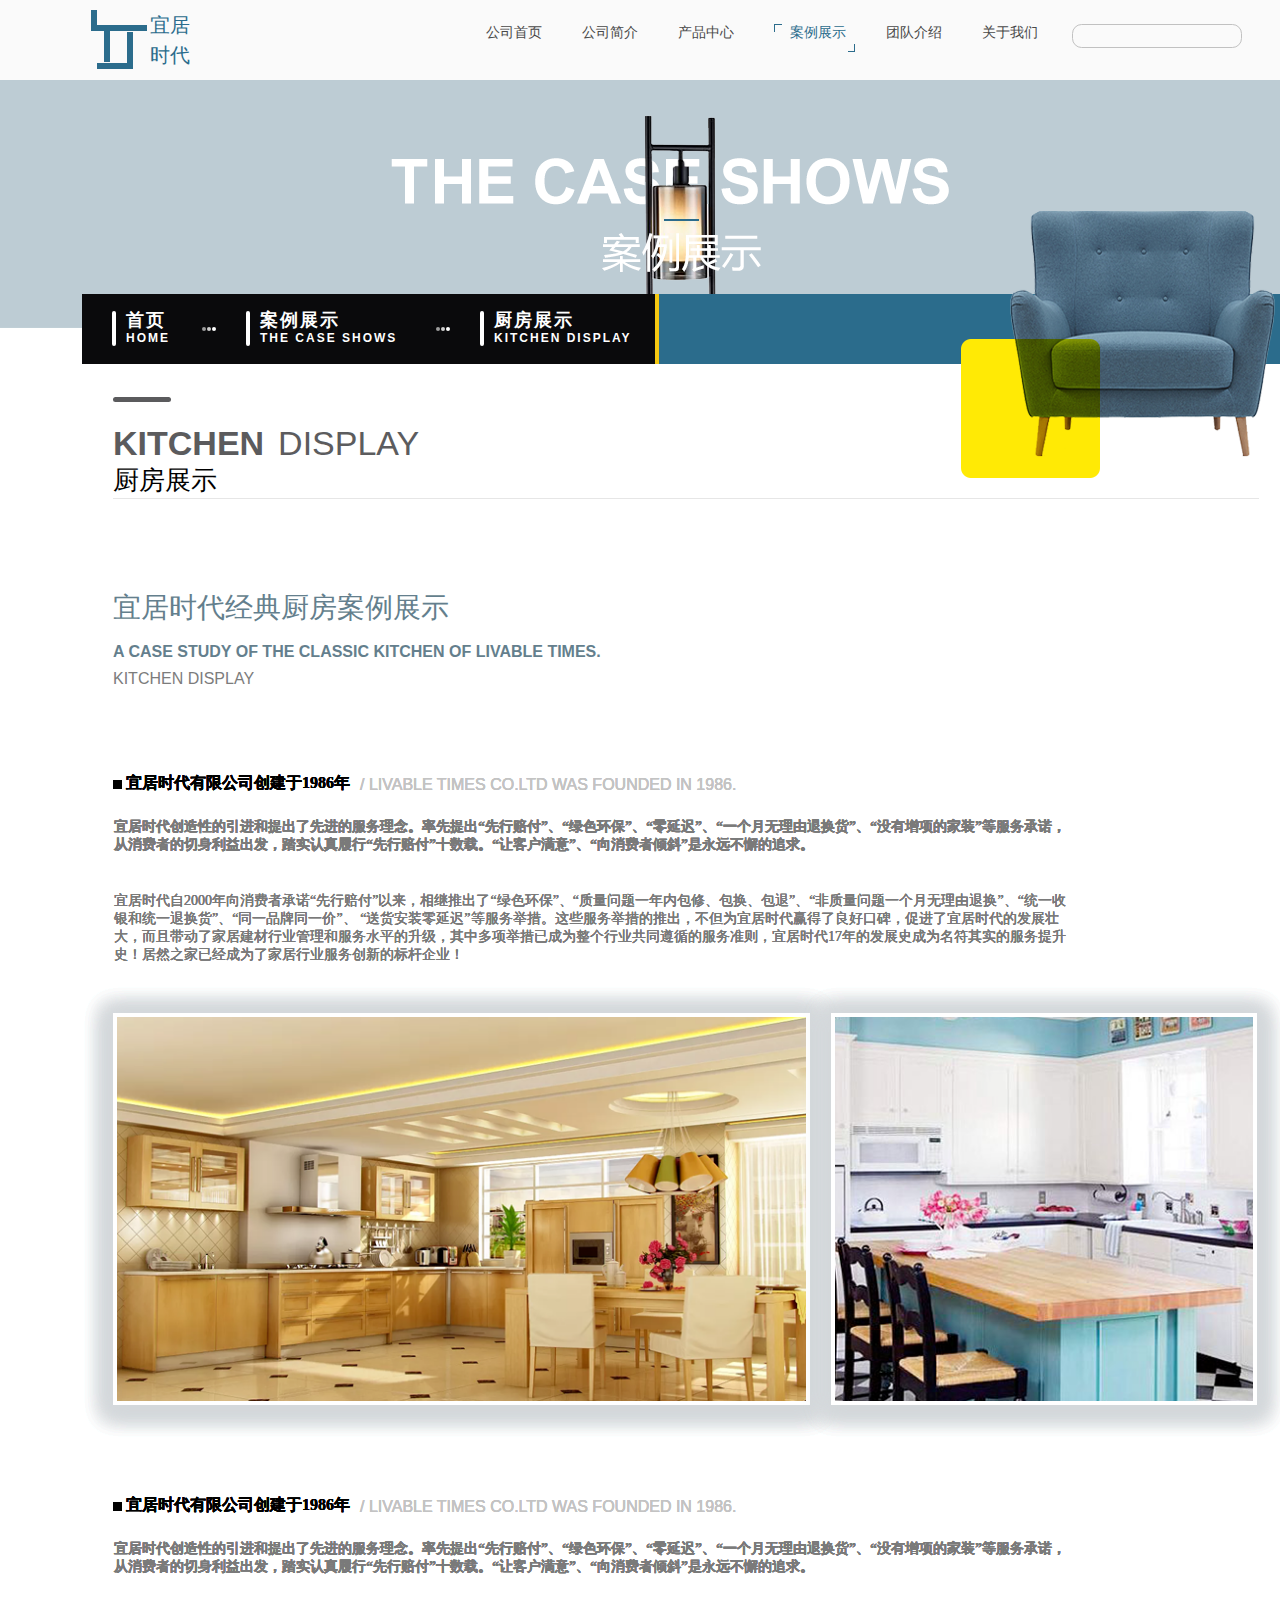
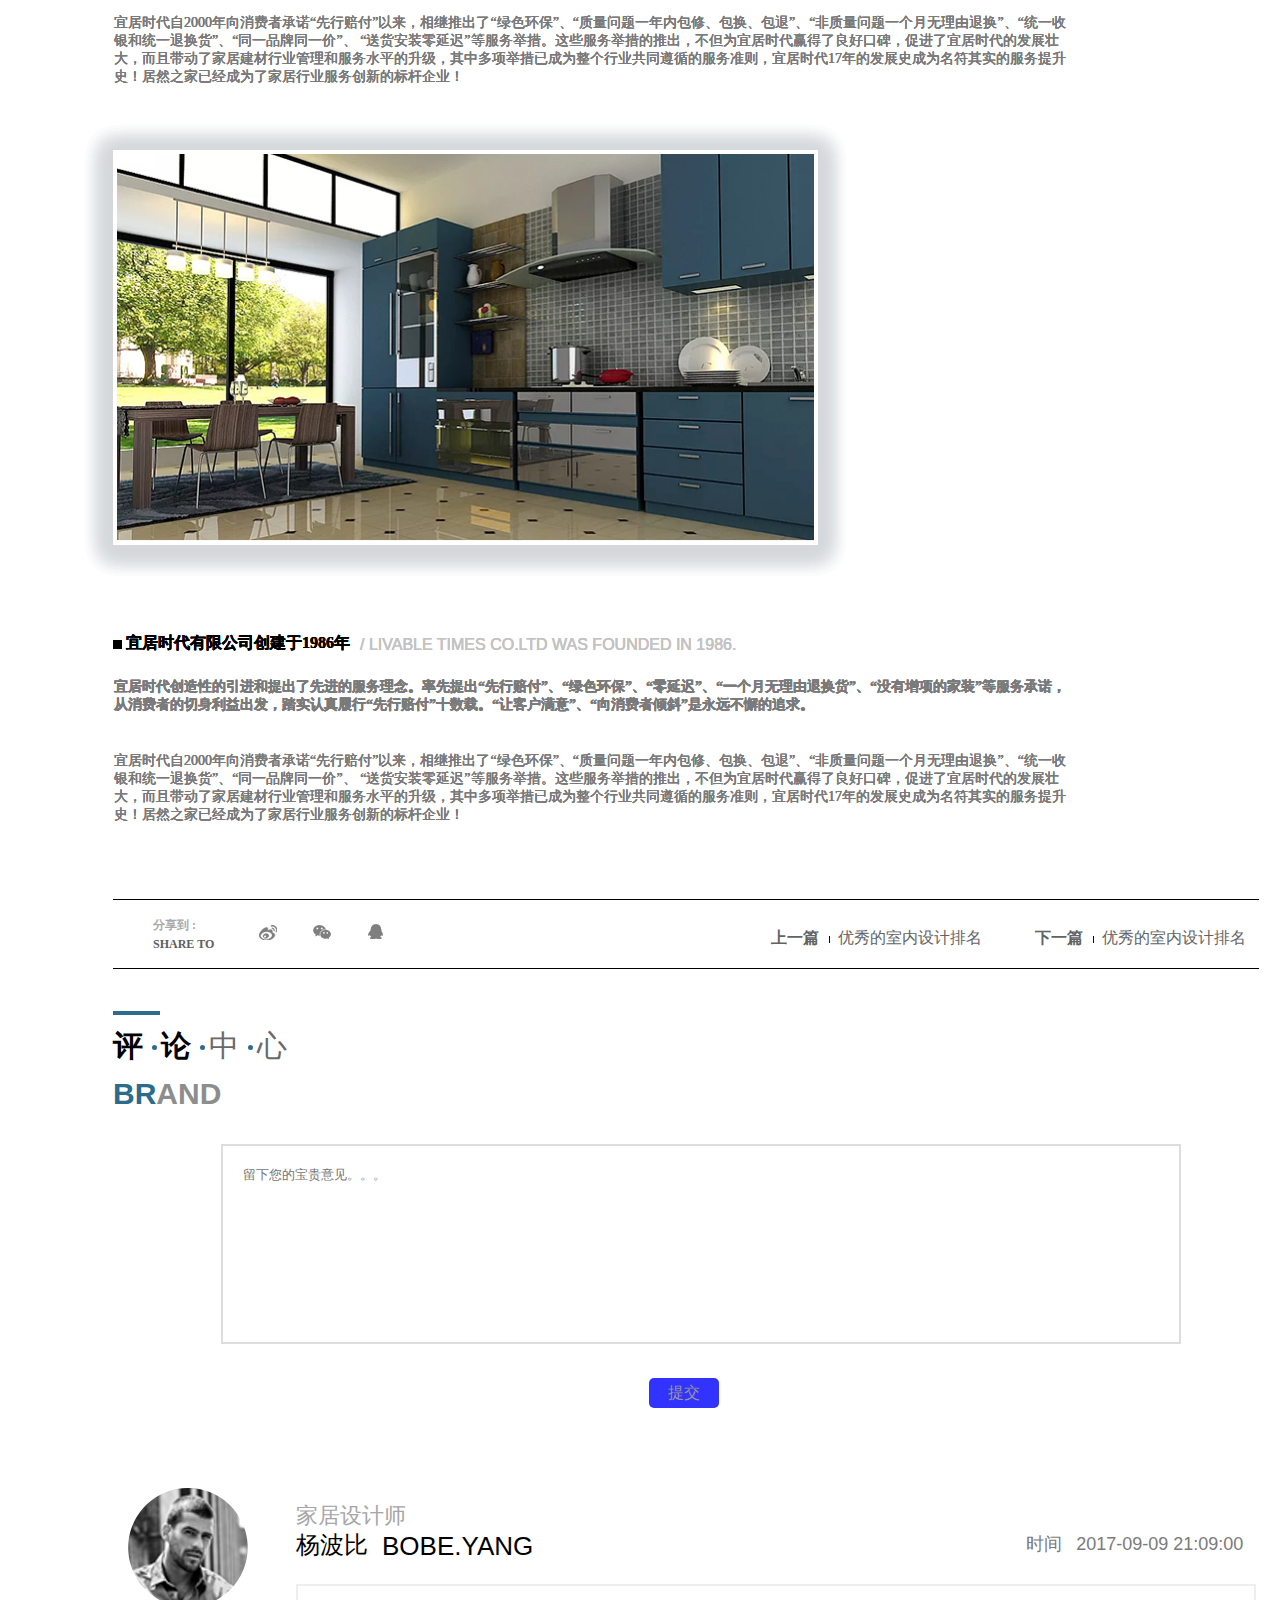
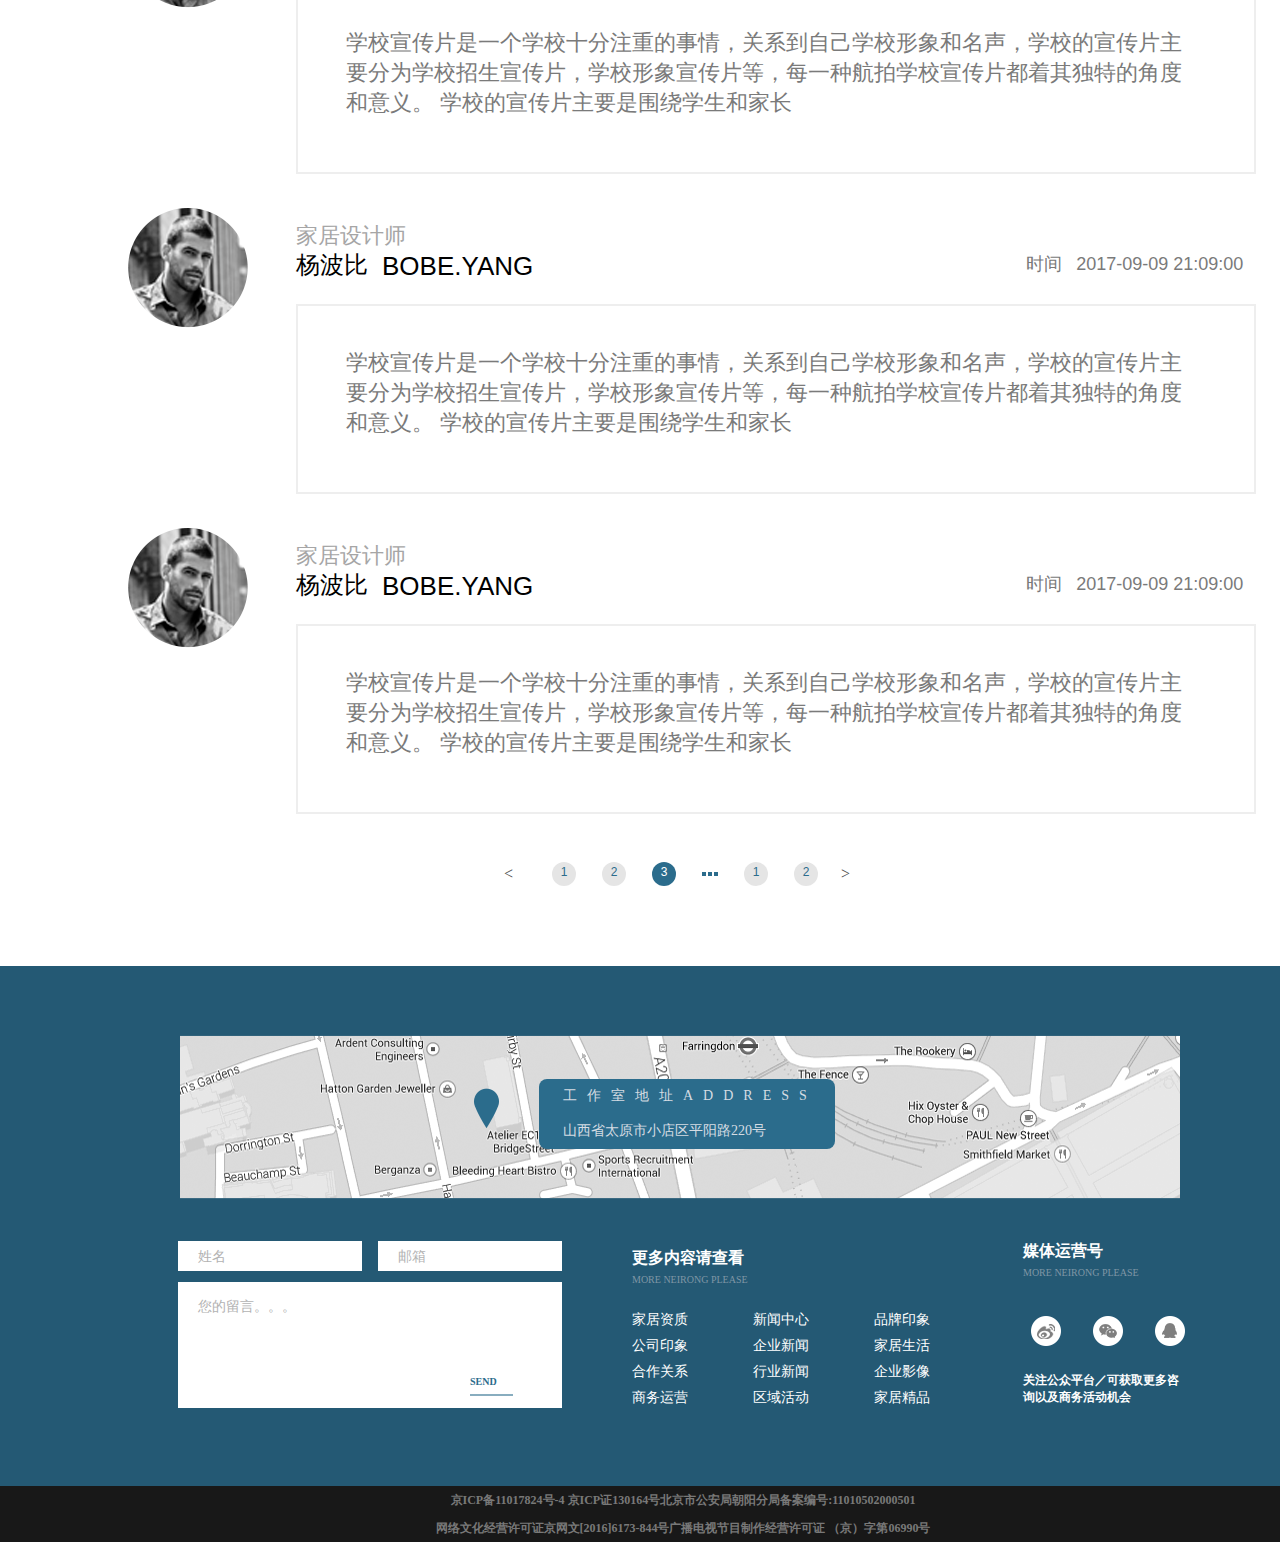
<file: kitchen.html>
<!DOCTYPE html>
<html lang="en">
<head>
	<meta charset="UTF-8">
	<title>厨房展示</title>
	<link rel="icon" href="imgs/index/logo.png" type="image/x-icon">
	<link rel="stylesheet" href="css/index.css">
	<link rel="stylesheet" href="css/public.css">
	<style>
		.banner{
			width: 1366px;
			height: 284px;
			/*background-color: pink;*/
			position: relative; 
			margin: 0 auto;
		}
		.banner img{
			width: 1366px;
			height: 248px;
		}
		.mianbao{
			width: 1200px;
			height: 70px;
			left: 82px;
			background-color: #2B6C8C;
			position: absolute;
			top: 214px;
		}
		.mianbao_box{
			/*width: 349px;*/
			width: 573px;
			height: 70px;
			background-color: #0A0A0C;
			float: left;
		}
		.mianbao_box2{
			width: 4px;
			height: 70px;
			background-color: #F5C812;
			float: left;
		}
		.bangongyi{
			width: 314px;
			height: 267px;
			position: absolute;
			top: 131px;
			right: 91px;
		}
		.bangongyi img{
			width: 314px;
			height: 267px;
		}
		.mianbao_box_daohang{
			width: 60px;
			height: 35px;
			margin-left: 30px;
			/*background-color: blue;*/
			margin-top: 17px;
			float: left;
			letter-spacing: 2px;
		}
		.mianbao_box_daohang2{
			width: 160px;
		}
		.mianbao_daohang_left{
			width: 4px;
			height: 35px;
			background-color: #fff;
			float: left; 
			border-radius: 6px; 
		}
		.mianbao_daohang_right{
			/*width: 46px;*/
			height: 35px;
			/*background-color: red;*/
			float: left; 
			margin-left: 10px;
			line-height: 18px;
		}
		.mianbao_daohang_right h1{
			font-size: 18px;
			color: #fff;
			font-family: "微软雅黑"; 
		}
		.mianbao_daohang_right h2{
			font-size: 12px;
			color: #fff;
			font-family: "ARIAL"; 
		}
		.mianbao_lunbo{
			width: 4px;
			height: 4px;
			border-radius: 5px;
			float: left;
			margin-top: 33px; 
			margin-left: 30px;
			background-color: rgba(255, 255, 255, 0.6);
		}
		.mianbao_lunbo2{
			margin-left: 1px;
			background-color: rgba(255, 255, 255, 0.8);
		}
		.mianbao_lunbo3{
			margin-left: 1px;
			background-color: rgba(255, 255, 255, 1);
		}
		.main{
			width: 1366px;
			/*height: 3380px;*/
			/*background-color: skyblue;*/
			padding-top: 33px;
			margin: 0 auto;
		}
		.main_top{
			margin-left: 113px;
			height: 102px;
			/*padding-top: 33px;*/
			width: 1146px;
			/*background-color: pink;*/
			border-bottom: 1px solid #E6E6E6;
		}
		.main_top_xing{
			width: 58px;
			height: 5px;
			border-radius: 0.7rem;
			background-color: #5B5B5D; 
		}
		.main_top_twozi{
			width: 320px;
			height: 26px;
			margin-top: 22px;
			display: block;
		}
		.main_top_twozi h1{
			font-size: 34px;
			color: #5B5B5D;
			font-family: "ARIAL";
			float: left;
			font-weight: bold;
			/*margin-top: 22px;*/
		}
		.main_top_twozi h2{
			font-size: 34px;
			color: #5C5C5E;
			font-family: "ARIAL";
			float: left;
			font-weight: normal;
			/*margin-top: 22px;*/
			margin-left: 14px;
		}
		.main_top_zi{
			width: 108px;
			height: 26px;
			margin-top: 12px;
		}
		.main_top h3{
			font-size: 26px;
			color: #000;
			font-family: "微软雅黑";
			font-weight: normal;
			/*margin-top: 12px;*/
		}
		.main_zhong{
			width: 1146px;
			height: 1860px;
			margin-top: 90px;
			margin-left: 113px;
			/*background-color: seagreen;*/
		}
		.main_zhong_title{
			width: 1146px;
			height: 97px;
			/*background-color: white;*/
		}
		.main_zhong_title span{
			font-size: 28px;
			color: #647F8D;
			font-family: "微软雅黑";
			font-weight: normal;
		}
		.main_zhong_title p{
			font-size: 16px;
			color: #647F8D;
			font-family: "ARIAL";
			font-weight: bold;
			margin-top: 16px;
		}
		.main_zhong_title h1{
			font-size: 16px;
			color: #7C7C7C;
			font-family: "ARIAL";
			font-weight: lighter;
			margin-top: 9px;
		}
		.main_zhong_boxitem{
			position: relative;
			/*width: 4000px;*/
			height: 1672px;
		}
		.main_zhong_smallboxitem{
			position: absolute;
			left: 0;
			top: 0;
			float: left;
			width: 1146px;
			height: 1742px;
		}
		.main_zhong_smallboxitem.active{
			z-index: 99;
		}
		.main_zhong_item{
			width: 1146px;
			height: 648px;
			/*background-color: blue;*/
			margin-top: 90px;
		}
		.main_zhong_item_top{
			width: 1146px;
			height: 17px;
			position: relative;
		}
		.main_zhong_fuhao{
			width: 9px;
			height: 9px;
			background-color: #000;
			top: 4px;
			position: absolute;
		}
		.main_zhong_top_right{
			width: 1124px;
			height: 17px;
			margin-left: 13px;
		}
		.main_zhong_top_right p{
			font-size: 16px;
			color: #000;
			font-family: "微软雅黑";
			font-weight: bold;
			float: left;
			line-height: 14px; 
		}
		.main_zhong_top_right span{
			font-size: 16px;
			color: #C3C3C3;
			font-family: "ARIAL";
			font-weight: normal;
			float: left;
			margin-left: 10px;
			line-height: 18px;
		}
		.main_zhong_item_wenzi{
			width: 961px;
			height: 150px;
			margin-left: 1px;
			/*background-color: red;*/
			margin-top: 25px;
			position: relative;
		}
		.main_zhong_item_wenzi p{
			font-size: 14px;
			color: #7A7A7A;
			font-family: "微软雅黑";
			font-weight: bold;
		}
		.main_zhong_item_wenzi span{
			font-size: 14px;
			color: #7A7A7A;
			margin-top: 38px;
			font-family: "微软雅黑";
			font-weight: normal;
			position: absolute;
		}
		.main_zhong_item_tu{
			width: 1144px;
			height: 393px;
			/*background-color: pink;*/
			margin-top: 45px;
		}
		.main_zhong_item_tu_left{
			width: 697px;
			height: 392px;
			border: 4px solid #fff;
			box-shadow: 0 3px 20px 8px #D4D8DB;
			float: left;
		}
		.main_zhong_item_tu_left img{
			width: 689px;
			height: 384px;
		}
		.main_zhong_item_tu_right{
			width: 426px;
			height: 392px;
			border: 4px solid #fff;
			box-shadow: 0 3px 20px 8px #D4D8DB;
			float: left;
			margin-left: 21px;
		}
		.main_zhong_item_tu_right img{
			width: 418px;
			height: 384px;
		}
		.main_zhong_item2{
			margin-top: 74px;
			height: 668px;
		}
		.main_zhong_item_tu2{
			width: 705px;
			height: 395px;
			/*background-color: pink;*/
			margin-top: 60px;
			border: 4px solid #fff;
			box-shadow: 0 3px 20px 8px #D4D8DB;
		}
		.main_zhong_item_tu2 img{
			width: 697px;
			height: 387px;
		}
		.main_zhong_item3{
			margin-top: 70px;
			height: 212px;
		}
		.main_jiange{
			width: 1146px;
			height: 70px;
			border-top: 1px solid #000;
			border-bottom: 1px solid #000;
			margin-top: 50px;
			margin-left: 113px;
			position: relative;
		}
		.main_jiange_left{
			width: 240px;
			height: 28px;
			margin-left: 40px;
			/*background-color: pink; */
			margin-top: 17px;
			float: left;
		}
		.main_jiange_left_zi{
			width: 65px;
			height: 28px;
			/*background-color: white;*/
			float: left;
		}
		.main_jiange_left_zi p{
			font-size: 12px;
			font-family: "微软雅黑";
			font-weight: bold;
			color: #A9A9A9;
		}
		.main_jiange_left_zi span{
			font-size: 12px;
			font-family: "微软雅黑";
			font-weight: bold;
			color: #5E5E5E;
		}
		.main_jiange_left_tu{
			width: 140px;
			height: 28px;
			/*background-color: blue;*/
			margin-left: 35px;
			float: left;
		}
		.main_jiange_left_tu img{
			width: 30px;
			height: 30px;
			margin-right: 20px;
		}
		.main_jiange_left_tu .main_jiange_left_tu2{
			margin-right: 0;
		}
		.main_jiange_rig{
			width: 492px;
			height: 68px;
			left: 650px;
			/*background-color: blue;*/
			float: left;
			position: absolute;
			cursor: pointer;
		}
		.main_jiange_rig_kuang{
			width: 224px;
			height: 68px;
			float: left;
			margin-right: 40px;
		}
		.main_jiange_rig_kuang.active{
			border-right: 2px solid #F5C812;
			box-shadow: 0 3px 20px 8px #D4D8DB;
		}
		.main_jiange_rig_kuang h1{
			font-size: 16px;
			font-family: "微软雅黑";
			font-weight: bold;
			color: #636363;
			margin-left: 8px;
			margin-top: 28px;
			float: left;
		}
		.main_jiange_xiantiao{
			width: 1px;
			height: 7px;
			background-color: #000;
			margin-top: 36px;
			margin-left: 10px;
			float: left;
		}
		.main_jiange_rig_kuang p{
			font-size: 16px;
			font-family: "微软雅黑";
			font-weight: normal;
			color: #636363;
			margin-top: 28px;
			float: left;
			margin-left: 8px;
		}
		.main_jiange_rig_spckuang{
			width: 224px;
			height: 68px;
			float: left;
		}
		.main_jiange_rig_spckuang.active{
			border-right: 2px solid #F5C812;
			box-shadow: 0 3px 20px 8px #D4D8DB;
		}
		.main_jiange_rig_spckuang h1{
			font-size: 16px;
			font-family: "微软雅黑";
			font-weight: bold;
			color: #636363;
			margin-left: 8px;
			margin-top: 28px;
			float: left;
		}
		.main_jiange_rig_spckuang p{
			font-size: 16px;
			font-family: "微软雅黑";
			font-weight: normal;
			color: #636363;
			margin-top: 28px;
			float: left;
			margin-left: 8px;
		}
		
		.main_xia{
			width: 1141px;
			margin-top: 42px;
			margin-left: 113px;
		}
		.main_xia_line{
			width: 47px;
			height: 4px;
			background-color: #2D6C8C;
		}
		.main_xia_title{
			width: 178px;
			height: 31px;
			/*background-color: white;*/
			margin-top: 18px;
		}
		.main_xia_title p{
			font-size: 30px;
			font-family: "微软雅黑";
			font-weight: bold;
			color: #000;
			float: left;
			line-height: 26px; 
			margin-left: 4px;
		}
		.main_xia_title_fu{
			width: 5px;
			height: 5px;
			border-radius: 50%;
			background-color: #2D6C8C;
			margin-left: 9px;
			margin-top: 12px;
			float: left;
		}
		.main_xia_title .main_xia_title_spc{
			margin-left: 0;
		}
		.main_xia_title span{
			font-size: 30px;
			font-family: "微软雅黑";
			font-weight: normal;
			color: #696969;
			float: left;
			line-height: 26px; 
			margin-left: 4px;
		}
		.main_xia h1{
			font-size: 30px;
			color: #2B6C8C;
			font-family: "ARIAL";
			font-weight: bold;
			float: left;
			margin-top: 13px;
		}
		.main_xia h2{
			font-size: 30px;
			color: #8D8D8D;
			font-family: "ARIAL";
			font-weight: bold;
			float: left;
			margin-top: 13px;
		}
		#message{
			width: 960px;
			height: 200px;
			border: 2px solid #ddd;
			resize: none;
			margin: 0 auto;
			margin-top: 80px;
			padding: 20px;
		}
		#submit{
			width: 70px;
			height: 30px;
			line-height: 30px;
			background: #33f;
			margin: 0 auto;
			margin-top: 30px;
			text-align: center;
			line-height: 30px;
			border-radius: 5px;
			color: #999;
			cursor: pointer;
		}
		.main_xia_item{
			width: 1128px;
			height: 284px;
			/*background-color: #2D6C8C;*/
			margin-left: 15px;
			margin-top: 80px;
		}
		.main_xia_item_zuo{
			width: 120px;
			height: 300px;
			float: left;
		}
		.main_xia_item_zuo img{
			width: 120px;
			height: 120px;
		}
		.main_xia_item_you{
			width: 960px;
			height: 284px;
			float: left;
			/*background-color: yellow;*/
			margin-left: 48px;
		}
		.main_xia_item_you h1{
			font-size: 22px;
			font-family: "微软雅黑";
			font-weight: normal;
			color: #A6A6A6;
			float: left;
		}
		.main_xia_item_xinxi{
			width: 948px;
			height: 26px;
			float: left;
			/*background-color: red;*/
		}
		.main_xia_item_xinxi h2{
			font-size: 24px;
			font-family: "微软雅黑";
			font-weight: normal;
			color: #000;
			float: left;
			line-height: 2px;
		}
		.main_xia_item_xinxi h3{
			font-size: 26px;
			font-family: "ARIAL";
			font-weight: normal;
			color: #000;
			float: left;
			margin-left: 14px;
		}
		.main_xia_item_xinxi h4{
			font-size: 18px;
			font-family: "微软雅黑";
			font-weight: normal;
			color: #7A7A7A;
			float: left;
			margin-left: 493px;
			line-height: 26px;
		}
		.main_xia_item_xinxi p{
			font-size: 18px;
			font-family: "ARIAL";
			font-weight: normal;
			color: #7A7A7A;
			float: left;
			margin-left: 14px;
			line-height: 26px;
		}
		.main_xia_item_box{
			width: 960px;
			height: 190px;
			margin-top: 96px;
			border: 2px solid #EEEEEE;
		}
		.main_xia_item_box_zi{
			width: 851px;
			height: 93px;
			margin-left: 48px;
			margin-top: 42px;
			/*background-color: red;*/
		}
		.main_xia_item_box_zi p{
			font-size: 22px;
			font-family: "微软雅黑";
			font-weight: normal;
			color: #7A7A7A;
		}
		.main_xia_item2{
			margin-top: 36px;
		}
		.main_fanye{
			width: 359px;
			height: 24px;
			margin: 50px auto 0;
			/*background-color: blue; */
		}
		.main_bottom_btn{
			width: 22px;
			height: 12px;
			color: #4F4F4F;
			line-height: 24px;
			float: left;
		}
		.main_bottom_yuan{
			width: 24px;
			height: 24px;
			background-color: #E5E5E5;
			margin-left: 26px;
			border-radius: 50%;
			margin-bottom: 0;
			float: left;
			text-align: center;
		}
		.main_bottom_yuan span{
			font-size: 12px;
			color: #2B6C8C;
			font-family: "ARIAL";  
		}
		.main_bottom_yuan2{
			width: 24px;
			height: 24px;
			background-color: #2B6C8C;
			margin-left: 26px;
			border-radius: 50%;
			margin-bottom: 0;
			float: left;
			text-align: center;
		}
		.main_bottom_yuan2 span{
			font-size: 12px;
			color: #fff;
			font-family: "ARIAL";  
		}
		.main_bottom_shenglue{
			width: 4px;
			height: 4px;
			background-color: #2B6C8C;
			margin-left: 26px;
			float: left;
			margin-top: 10px;
		}
		.main_bottom_shenglue2{
			margin-left: 2px;
		}
		.main_bottom_btn2{
			margin-left: 23px;
		}
		
	</style>
</head>
<body>
	<div class="yiju_header">
		<div class="header_left">
			<img src="imgs/index/logo.png" alt="">
			<div class="header_left_zi">
				<p>宜居时代</p>
			</div>
		</div>
		<div class="header_right">
			<a href="index.html">公司首页</a>
			
			<a href="livable home.html">公司简介</a>
			<a href="product.html">产品中心</a>
			<div class="header_right_tiao header_right_tiao11"></div>
			<div class="header_right_tiao2 header_right_tiao11"></div>
			<h1><a href="case show.html">案例展示</a></h1>
			<div class="header_right_tiao3 header_right_tiao12"></div>
			<div class="header_right_tiao4 header_right_tiao13"></div>
			<a href="team.html">团队介绍</a>
			<a href="about.html">关于我们</a>
			<div class="header_right_search">
				<input type="text">
				<input type="submit" value="&#xe633;" class="sousuo">
			</div>
		</div>
	</div>
	<div class="banner">
		<img src="imgs/case show/cbanner.png" alt="">
		<div class="mianbao">
			<div class="mianbao_box">
				<div class="mianbao_box_daohang">
					<div class="mianbao_daohang_left"></div>
					<div class="mianbao_daohang_right">
						<h1>首页</h1>
						<h2>HOME</h2>
					</div>
				</div>
				<div class="mianbao_lunbo"></div>
				<div class="mianbao_lunbo mianbao_lunbo2"></div>
				<div class="mianbao_lunbo mianbao_lunbo3"></div>
				<div class="mianbao_box_daohang mianbao_box_daohang2">
					<div class="mianbao_daohang_left"></div>
					<div class="mianbao_daohang_right">
						<h1>案例展示</h1>
						<h2>THE CASE SHOWS</h2>
					</div>
				</div>

				<div class="mianbao_lunbo"></div>
				<div class="mianbao_lunbo mianbao_lunbo2"></div>
				<div class="mianbao_lunbo mianbao_lunbo3"></div>
				<div class="mianbao_box_daohang mianbao_box_daohang2">
					<div class="mianbao_daohang_left"></div>
					<div class="mianbao_daohang_right">
						<h1>厨房展示</h1>
						<h2>KITCHEN DISPLAY</h2>
					</div>
				</div>		
			</div>
			<div class="mianbao_box2"></div>
		</div>
		<div class="bangongyi">
			<img src="imgs/product/mianbao.png" alt="">
		</div>
	</div>

	<div class="main">
		<div class="main_top">
			<div class="main_top_xing"></div>
			<div class="main_top_twozi">
				<h1>KITCHEN</h1>
				<h2>DISPLAY</h2>
			</div>
			<div class="main_top_zi">
				<h3>厨房展示</h3>
			</div>
		</div>
		<div class="main_zhong">
			<div class="main_zhong_title">
				<span>宜居时代经典厨房案例展示</span>
				<p>A CASE STUDY OF THE CLASSIC KITCHEN OF LIVABLE TIMES.</p>
				<h1>KITCHEN DISPLAY</h1>
			</div>
			<div class="main_zhong_boxitem">
				<div class="main_zhong_smallboxitem">
					<div class="main_zhong_item">
						<div class="main_zhong_item_top">
							<div class="main_zhong_fuhao"></div>
							<div class="main_zhong_top_right">
								<p>宜居时代有限公司创建于1986年</p>
								<span>/ LIVABLE TIMES CO.LTD WAS FOUNDED IN 1986.</span>
							</div>
						</div>
						<div class="main_zhong_item_wenzi">
							<p>宜居时代创造性的引进和提出了先进的服务理念。率先提出“先行赔付”、“绿色环保”、“零延迟”、“一个月无理由退换货”、“没有增项的家装”等服务承诺，从消费者的切身利益出发，踏实认真履行“先行赔付”十数载。“让客户满意”、“向消费者倾斜”是永远不懈的追求。</p>
							<span>宜居时代自2000年向消费者承诺“先行赔付”以来，相继推出了“绿色环保”、“质量问题一年内包修、包换、包退”、“非质量问题一个月无理由退换”、“统一收银和统一退换货”、“同一品牌同一价”、 “送货安装零延迟”等服务举措。这些服务举措的推出，不但为宜居时代赢得了良好口碑，促进了宜居时代的发展壮大，而且带动了家居建材行业管理和服务水平的升级，其中多项举措已成为整个行业共同遵循的服务准则，宜居时代17年的发展史成为名符其实的服务提升史！居然之家已经成为了家居行业服务创新的标杆企业！</span>
						</div>
						<div class="main_zhong_item_tu">
							<div class="main_zhong_item_tu_left">
								<img src="imgs/kitchen/ka.jpg" alt="">
							</div>
							<div class="main_zhong_item_tu_right">
								<img src="imgs/kitchen/ke.jpg" alt="">
							</div>
						</div>	
					</div>

					<div class="main_zhong_item main_zhong_item2">
						<div class="main_zhong_item_top">
							<div class="main_zhong_fuhao"></div>
							<div class="main_zhong_top_right">
								<p>宜居时代有限公司创建于1986年</p>
								<span>/ LIVABLE TIMES CO.LTD WAS FOUNDED IN 1986.</span>
							</div>
						</div>
						<div class="main_zhong_item_wenzi">
							<p>宜居时代创造性的引进和提出了先进的服务理念。率先提出“先行赔付”、“绿色环保”、“零延迟”、“一个月无理由退换货”、“没有增项的家装”等服务承诺，从消费者的切身利益出发，踏实认真履行“先行赔付”十数载。“让客户满意”、“向消费者倾斜”是永远不懈的追求。</p>
							<span>宜居时代自2000年向消费者承诺“先行赔付”以来，相继推出了“绿色环保”、“质量问题一年内包修、包换、包退”、“非质量问题一个月无理由退换”、“统一收银和统一退换货”、“同一品牌同一价”、 “送货安装零延迟”等服务举措。这些服务举措的推出，不但为宜居时代赢得了良好口碑，促进了宜居时代的发展壮大，而且带动了家居建材行业管理和服务水平的升级，其中多项举措已成为整个行业共同遵循的服务准则，宜居时代17年的发展史成为名符其实的服务提升史！居然之家已经成为了家居行业服务创新的标杆企业！</span>
						</div>
						<div class="main_zhong_item_tu2">
							<img src="imgs/kitchen/ka.jpg" alt="">
						</div>	
					</div>

					<div class="main_zhong_item main_zhong_item3">
						<div class="main_zhong_item_top">
							<div class="main_zhong_fuhao"></div>
							<div class="main_zhong_top_right">
								<p>宜居时代有限公司创建于1986年</p>
								<span>/ LIVABLE TIMES CO.LTD WAS FOUNDED IN 1986.</span>
							</div>
						</div>
						<div class="main_zhong_item_wenzi">
							<p>宜居时代创造性的引进和提出了先进的服务理念。率先提出“先行赔付”、“绿色环保”、“零延迟”、“一个月无理由退换货”、“没有增项的家装”等服务承诺，从消费者的切身利益出发，踏实认真履行“先行赔付”十数载。“让客户满意”、“向消费者倾斜”是永远不懈的追求。</p>
							<span>宜居时代自2000年向消费者承诺“先行赔付”以来，相继推出了“绿色环保”、“质量问题一年内包修、包换、包退”、“非质量问题一个月无理由退换”、“统一收银和统一退换货”、“同一品牌同一价”、 “送货安装零延迟”等服务举措。这些服务举措的推出，不但为宜居时代赢得了良好口碑，促进了宜居时代的发展壮大，而且带动了家居建材行业管理和服务水平的升级，其中多项举措已成为整个行业共同遵循的服务准则，宜居时代17年的发展史成为名符其实的服务提升史！居然之家已经成为了家居行业服务创新的标杆企业！</span>
						</div>	
					</div>
				</div>

				<div class="main_zhong_smallboxitem active">
					<div class="main_zhong_item">
						<div class="main_zhong_item_top">
							<div class="main_zhong_fuhao"></div>
							<div class="main_zhong_top_right">
								<p>宜居时代有限公司创建于1986年</p>
								<span>/ LIVABLE TIMES CO.LTD WAS FOUNDED IN 1986.</span>
							</div>
						</div>
						<div class="main_zhong_item_wenzi">
							<p>宜居时代创造性的引进和提出了先进的服务理念。率先提出“先行赔付”、“绿色环保”、“零延迟”、“一个月无理由退换货”、“没有增项的家装”等服务承诺，从消费者的切身利益出发，踏实认真履行“先行赔付”十数载。“让客户满意”、“向消费者倾斜”是永远不懈的追求。</p>
							<span>宜居时代自2000年向消费者承诺“先行赔付”以来，相继推出了“绿色环保”、“质量问题一年内包修、包换、包退”、“非质量问题一个月无理由退换”、“统一收银和统一退换货”、“同一品牌同一价”、 “送货安装零延迟”等服务举措。这些服务举措的推出，不但为宜居时代赢得了良好口碑，促进了宜居时代的发展壮大，而且带动了家居建材行业管理和服务水平的升级，其中多项举措已成为整个行业共同遵循的服务准则，宜居时代17年的发展史成为名符其实的服务提升史！居然之家已经成为了家居行业服务创新的标杆企业！</span>
						</div>
						<div class="main_zhong_item_tu">
							<div class="main_zhong_item_tu_left">
								<img src="imgs/kitchen/1.png" alt="">
							</div>
							<div class="main_zhong_item_tu_right">
								<img src="imgs/kitchen/2.png" alt="">
							</div>
						</div>	
					</div>

					<div class="main_zhong_item main_zhong_item2">
						<div class="main_zhong_item_top">
							<div class="main_zhong_fuhao"></div>
							<div class="main_zhong_top_right">
								<p>宜居时代有限公司创建于1986年</p>
								<span>/ LIVABLE TIMES CO.LTD WAS FOUNDED IN 1986.</span>
							</div>
						</div>
						<div class="main_zhong_item_wenzi">
							<p>宜居时代创造性的引进和提出了先进的服务理念。率先提出“先行赔付”、“绿色环保”、“零延迟”、“一个月无理由退换货”、“没有增项的家装”等服务承诺，从消费者的切身利益出发，踏实认真履行“先行赔付”十数载。“让客户满意”、“向消费者倾斜”是永远不懈的追求。</p>
							<span>宜居时代自2000年向消费者承诺“先行赔付”以来，相继推出了“绿色环保”、“质量问题一年内包修、包换、包退”、“非质量问题一个月无理由退换”、“统一收银和统一退换货”、“同一品牌同一价”、 “送货安装零延迟”等服务举措。这些服务举措的推出，不但为宜居时代赢得了良好口碑，促进了宜居时代的发展壮大，而且带动了家居建材行业管理和服务水平的升级，其中多项举措已成为整个行业共同遵循的服务准则，宜居时代17年的发展史成为名符其实的服务提升史！居然之家已经成为了家居行业服务创新的标杆企业！</span>
						</div>
						<div class="main_zhong_item_tu2">
							<img src="imgs/kitchen/3.png" alt="">
						</div>	
					</div>

					<div class="main_zhong_item main_zhong_item3">
						<div class="main_zhong_item_top">
							<div class="main_zhong_fuhao"></div>
							<div class="main_zhong_top_right">
								<p>宜居时代有限公司创建于1986年</p>
								<span>/ LIVABLE TIMES CO.LTD WAS FOUNDED IN 1986.</span>
							</div>
						</div>
						<div class="main_zhong_item_wenzi">
							<p>宜居时代创造性的引进和提出了先进的服务理念。率先提出“先行赔付”、“绿色环保”、“零延迟”、“一个月无理由退换货”、“没有增项的家装”等服务承诺，从消费者的切身利益出发，踏实认真履行“先行赔付”十数载。“让客户满意”、“向消费者倾斜”是永远不懈的追求。</p>
							<span>宜居时代自2000年向消费者承诺“先行赔付”以来，相继推出了“绿色环保”、“质量问题一年内包修、包换、包退”、“非质量问题一个月无理由退换”、“统一收银和统一退换货”、“同一品牌同一价”、 “送货安装零延迟”等服务举措。这些服务举措的推出，不但为宜居时代赢得了良好口碑，促进了宜居时代的发展壮大，而且带动了家居建材行业管理和服务水平的升级，其中多项举措已成为整个行业共同遵循的服务准则，宜居时代17年的发展史成为名符其实的服务提升史！居然之家已经成为了家居行业服务创新的标杆企业！</span>
						</div>	
					</div>
				</div>

				<div class="main_zhong_smallboxitem">
					<div class="main_zhong_item">
						<div class="main_zhong_item_top">
							<div class="main_zhong_fuhao"></div>
							<div class="main_zhong_top_right">
								<p>宜居时代有限公司创建于1986年</p>
								<span>/ LIVABLE TIMES CO.LTD WAS FOUNDED IN 1986.</span>
							</div>
						</div>
						<div class="main_zhong_item_wenzi">
							<p>宜居时代创造性的引进和提出了先进的服务理念。率先提出“先行赔付”、“绿色环保”、“零延迟”、“一个月无理由退换货”、“没有增项的家装”等服务承诺，从消费者的切身利益出发，踏实认真履行“先行赔付”十数载。“让客户满意”、“向消费者倾斜”是永远不懈的追求。</p>
							<span>宜居时代自2000年向消费者承诺“先行赔付”以来，相继推出了“绿色环保”、“质量问题一年内包修、包换、包退”、“非质量问题一个月无理由退换”、“统一收银和统一退换货”、“同一品牌同一价”、 “送货安装零延迟”等服务举措。这些服务举措的推出，不但为宜居时代赢得了良好口碑，促进了宜居时代的发展壮大，而且带动了家居建材行业管理和服务水平的升级，其中多项举措已成为整个行业共同遵循的服务准则，宜居时代17年的发展史成为名符其实的服务提升史！居然之家已经成为了家居行业服务创新的标杆企业！</span>
						</div>
						<div class="main_zhong_item_tu">
							<div class="main_zhong_item_tu_left">
								<img src="imgs/kitchen/ka.jpg" alt="">
							</div>
							<div class="main_zhong_item_tu_right">
								<img src="imgs/kitchen/ke.jpg" alt="">
							</div>
						</div>	
					</div>

					<div class="main_zhong_item main_zhong_item2">
						<div class="main_zhong_item_top">
							<div class="main_zhong_fuhao"></div>
							<div class="main_zhong_top_right">
								<p>宜居时代有限公司创建于1986年</p>
								<span>/ LIVABLE TIMES CO.LTD WAS FOUNDED IN 1986.</span>
							</div>
						</div>
						<div class="main_zhong_item_wenzi">
							<p>宜居时代创造性的引进和提出了先进的服务理念。率先提出“先行赔付”、“绿色环保”、“零延迟”、“一个月无理由退换货”、“没有增项的家装”等服务承诺，从消费者的切身利益出发，踏实认真履行“先行赔付”十数载。“让客户满意”、“向消费者倾斜”是永远不懈的追求。</p>
							<span>宜居时代自2000年向消费者承诺“先行赔付”以来，相继推出了“绿色环保”、“质量问题一年内包修、包换、包退”、“非质量问题一个月无理由退换”、“统一收银和统一退换货”、“同一品牌同一价”、 “送货安装零延迟”等服务举措。这些服务举措的推出，不但为宜居时代赢得了良好口碑，促进了宜居时代的发展壮大，而且带动了家居建材行业管理和服务水平的升级，其中多项举措已成为整个行业共同遵循的服务准则，宜居时代17年的发展史成为名符其实的服务提升史！居然之家已经成为了家居行业服务创新的标杆企业！</span>
						</div>
						<div class="main_zhong_item_tu2">
							<img src="imgs/kitchen/ka.jpg" alt="">
						</div>	
					</div>

					<div class="main_zhong_item main_zhong_item3">
						<div class="main_zhong_item_top">
							<div class="main_zhong_fuhao"></div>
							<div class="main_zhong_top_right">
								<p>宜居时代有限公司创建于1986年</p>
								<span>/ LIVABLE TIMES CO.LTD WAS FOUNDED IN 1986.</span>
							</div>
						</div>
						<div class="main_zhong_item_wenzi">
							<p>宜居时代创造性的引进和提出了先进的服务理念。率先提出“先行赔付”、“绿色环保”、“零延迟”、“一个月无理由退换货”、“没有增项的家装”等服务承诺，从消费者的切身利益出发，踏实认真履行“先行赔付”十数载。“让客户满意”、“向消费者倾斜”是永远不懈的追求。</p>
							<span>宜居时代自2000年向消费者承诺“先行赔付”以来，相继推出了“绿色环保”、“质量问题一年内包修、包换、包退”、“非质量问题一个月无理由退换”、“统一收银和统一退换货”、“同一品牌同一价”、 “送货安装零延迟”等服务举措。这些服务举措的推出，不但为宜居时代赢得了良好口碑，促进了宜居时代的发展壮大，而且带动了家居建材行业管理和服务水平的升级，其中多项举措已成为整个行业共同遵循的服务准则，宜居时代17年的发展史成为名符其实的服务提升史！居然之家已经成为了家居行业服务创新的标杆企业！</span>
						</div>	
					</div>
				</div>

				<div class="main_zhong_smallboxitem">
					<div class="main_zhong_item">
						<div class="main_zhong_item_top">
							<div class="main_zhong_fuhao"></div>
							<div class="main_zhong_top_right">
								<p>宜居时代有限公司创建于1986年</p>
								<span>/ LIVABLE TIMES CO.LTD WAS FOUNDED IN 1986.</span>
							</div>
						</div>
						<div class="main_zhong_item_wenzi">
							<p>宜居时代创造性的引进和提出了先进的服务理念。率先提出“先行赔付”、“绿色环保”、“零延迟”、“一个月无理由退换货”、“没有增项的家装”等服务承诺，从消费者的切身利益出发，踏实认真履行“先行赔付”十数载。“让客户满意”、“向消费者倾斜”是永远不懈的追求。</p>
							<span>宜居时代自2000年向消费者承诺“先行赔付”以来，相继推出了“绿色环保”、“质量问题一年内包修、包换、包退”、“非质量问题一个月无理由退换”、“统一收银和统一退换货”、“同一品牌同一价”、 “送货安装零延迟”等服务举措。这些服务举措的推出，不但为宜居时代赢得了良好口碑，促进了宜居时代的发展壮大，而且带动了家居建材行业管理和服务水平的升级，其中多项举措已成为整个行业共同遵循的服务准则，宜居时代17年的发展史成为名符其实的服务提升史！居然之家已经成为了家居行业服务创新的标杆企业！</span>
						</div>
						<div class="main_zhong_item_tu">
							<div class="main_zhong_item_tu_left">
								<img src="imgs/kitchen/1.png" alt="">
							</div>
							<div class="main_zhong_item_tu_right">
								<img src="imgs/kitchen/2.png" alt="">
							</div>
						</div>	
					</div>

					<div class="main_zhong_item main_zhong_item2">
						<div class="main_zhong_item_top">
							<div class="main_zhong_fuhao"></div>
							<div class="main_zhong_top_right">
								<p>宜居时代有限公司创建于1986年</p>
								<span>/ LIVABLE TIMES CO.LTD WAS FOUNDED IN 1986.</span>
							</div>
						</div>
						<div class="main_zhong_item_wenzi">
							<p>宜居时代创造性的引进和提出了先进的服务理念。率先提出“先行赔付”、“绿色环保”、“零延迟”、“一个月无理由退换货”、“没有增项的家装”等服务承诺，从消费者的切身利益出发，踏实认真履行“先行赔付”十数载。“让客户满意”、“向消费者倾斜”是永远不懈的追求。</p>
							<span>宜居时代自2000年向消费者承诺“先行赔付”以来，相继推出了“绿色环保”、“质量问题一年内包修、包换、包退”、“非质量问题一个月无理由退换”、“统一收银和统一退换货”、“同一品牌同一价”、 “送货安装零延迟”等服务举措。这些服务举措的推出，不但为宜居时代赢得了良好口碑，促进了宜居时代的发展壮大，而且带动了家居建材行业管理和服务水平的升级，其中多项举措已成为整个行业共同遵循的服务准则，宜居时代17年的发展史成为名符其实的服务提升史！居然之家已经成为了家居行业服务创新的标杆企业！</span>
						</div>
						<div class="main_zhong_item_tu2">
							<img src="imgs/kitchen/3.png" alt="">
						</div>	
					</div>

					<div class="main_zhong_item main_zhong_item3">
						<div class="main_zhong_item_top">
							<div class="main_zhong_fuhao"></div>
							<div class="main_zhong_top_right">
								<p>宜居时代有限公司创建于1986年</p>
								<span>/ LIVABLE TIMES CO.LTD WAS FOUNDED IN 1986.</span>
							</div>
						</div>
						<div class="main_zhong_item_wenzi">
							<p>宜居时代创造性的引进和提出了先进的服务理念。率先提出“先行赔付”、“绿色环保”、“零延迟”、“一个月无理由退换货”、“没有增项的家装”等服务承诺，从消费者的切身利益出发，踏实认真履行“先行赔付”十数载。“让客户满意”、“向消费者倾斜”是永远不懈的追求。</p>
							<span>宜居时代自2000年向消费者承诺“先行赔付”以来，相继推出了“绿色环保”、“质量问题一年内包修、包换、包退”、“非质量问题一个月无理由退换”、“统一收银和统一退换货”、“同一品牌同一价”、 “送货安装零延迟”等服务举措。这些服务举措的推出，不但为宜居时代赢得了良好口碑，促进了宜居时代的发展壮大，而且带动了家居建材行业管理和服务水平的升级，其中多项举措已成为整个行业共同遵循的服务准则，宜居时代17年的发展史成为名符其实的服务提升史！居然之家已经成为了家居行业服务创新的标杆企业！</span>
						</div>	
					</div>
				</div>
			</div>
		</div>
		<div class="main_jiange">
			<div class="main_jiange_left">
				<div class="main_jiange_left_zi">
					<p>分享到 :</p>
					<span>SHARE TO</span>
				</div>
				<div class="main_jiange_left_tu">
					<img src="imgs/kitchen/weibo.png" alt="">
					<img src="imgs/kitchen/weixin.png" alt="">
					<img src="imgs/kitchen/qq.png" alt="" class="main_jiange_left_tu2">
				</div>
			</div>
			<div class="main_jiange_rig">
				<div class="main_jiange_rig_kuang active">
					<h1>上一篇</h1>
					<div class="main_jiange_xiantiao"></div>
					<p>优秀的室内设计排名</p>
				</div>
				<div class="main_jiange_rig_spckuang active">
					<h1>下一篇</h1>
					<div class="main_jiange_xiantiao"></div>
					<p>优秀的室内设计排名</p>
				</div>
			</div>
		</div>
		<div class="main_xia">
			<div class="main_xia_line"></div>
			<div class="main_xia_title">
				<p class="main_xia_title_spc">评</p>
				<div class="main_xia_title_fu"></div>
				<p>论</p>
				<div class="main_xia_title_fu"></div>
				<span>中</span>
				<div class="main_xia_title_fu"></div>
				<span>心</span>
			</div>
			<h1>BR</h1>
			<h2>AND</h2>
			<textarea name="message" id="message" placeholder="留下您的宝贵意见。。。"></textarea>
			<div id="submit">提交</div>
			<div class="main_xia_item">
				<div class="main_xia_item_zuo">
					<img src="imgs/kitchen/4.png" alt="">
				</div>	
				<div class="main_xia_item_you">
					<h1>家居设计师</h1>
					<div class="main_xia_item_xinxi">
						<h2>杨波比</h2>
						<h3>BOBE.YANG</h3>
						<h4>时间</h4>
						<p>2017-09-09 21:09:00</p>
					</div>
					<div class="main_xia_item_box">
						<div class="main_xia_item_box_zi">
							<p>学校宣传片是一个学校十分注重的事情，关系到自己学校形象和名声，学校的宣传片主要分为学校招生宣传片，学校形象宣传片等，每一种航拍学校宣传片都着其独特的角度和意义。 学校的宣传片主要是围绕学生和家长</p>
						</div>
					</div>
				</div>
			</div>
			<div class="main_xia_item main_xia_item2">
				<div class="main_xia_item_zuo">
					<img src="imgs/kitchen/4.png" alt="">
				</div>	
				<div class="main_xia_item_you">
					<h1>家居设计师</h1>
					<div class="main_xia_item_xinxi">
						<h2>杨波比</h2>
						<h3>BOBE.YANG</h3>
						<h4>时间</h4>
						<p>2017-09-09 21:09:00</p>
					</div>
					<div class="main_xia_item_box">
						<div class="main_xia_item_box_zi">
							<p>学校宣传片是一个学校十分注重的事情，关系到自己学校形象和名声，学校的宣传片主要分为学校招生宣传片，学校形象宣传片等，每一种航拍学校宣传片都着其独特的角度和意义。 学校的宣传片主要是围绕学生和家长</p>
						</div>
					</div>
				</div>
			</div>
			<div class="main_xia_item main_xia_item2">
				<div class="main_xia_item_zuo">
					<img src="imgs/kitchen/4.png" alt="">
				</div>	
				<div class="main_xia_item_you">
					<h1>家居设计师</h1>
					<div class="main_xia_item_xinxi">
						<h2>杨波比</h2>
						<h3>BOBE.YANG</h3>
						<h4>时间</h4>
						<p>2017-09-09 21:09:00</p>
					</div>
					<div class="main_xia_item_box">
						<div class="main_xia_item_box_zi">
							<p>学校宣传片是一个学校十分注重的事情，关系到自己学校形象和名声，学校的宣传片主要分为学校招生宣传片，学校形象宣传片等，每一种航拍学校宣传片都着其独特的角度和意义。 学校的宣传片主要是围绕学生和家长</p>
						</div>
					</div>
				</div>
			</div>
			<div class="main_fanye">
				<div class="main_bottom_btn">&lt;</div>
				<div class="main_bottom_yuan">
					<span>1</span>
				</div>
				<div class="main_bottom_yuan">
					<span>2</span>
				</div>
				<div class="main_bottom_yuan2">
					<span>3</span>
				</div>
				<div class="main_bottom_shenglue"></div>
				<div class="main_bottom_shenglue main_bottom_shenglue2"></div>
				<div class="main_bottom_shenglue main_bottom_shenglue2"></div>

				<div class="main_bottom_yuan">
					<span>1</span>
				</div>
				<div class="main_bottom_yuan">
					<span>2</span>
				</div>
				<div class="main_bottom_btn main_bottom_btn2">&gt;</div>
			</div>
		</div>
	</div>

	<div class="footer">
		<div class="footer_shang">
			<div class="footer_dingwei">
				<p>工作室地址ADDRESS</p>
				<span>山西省太原市小店区平阳路220号</span>
			</div>
			<div class="footer_shang_bottom">
				<div class="footer_bottom_left">
					<div class="footer_box">
						<h1>姓名</h1>
					</div>
					<div class="footer_box footer_box2">
						<h1>邮箱</h1>
					</div>
					<div class="footer_box3">
						<h2>您的留言。。。</h2>
						<div class="footer_box3_pic">
							<div class="footer_box3_left">
								<span>SEND</span>
							</div>
							<div class="case_kuang_fangkuai">
								<div class="case_kuang_shizi"></div>
								<div class="case_kuang_shizi2"></div>
							</div>	
						</div>
						
					</div>	
				</div>
				<div class="footer_bottom_right">
					<div class="footer_wen1">
						<p>更多内容请查看</p>
						<span>MORE NEIRONG PLEASE</span>
						<div class="footer_wen1_xia">
							<h1>家居资质</h1>
							<h1>新闻中心</h1>
							<h1 class="footer_wen1_special">品牌印象</h1>
							<h1>公司印象</h1>
							<h1>企业新闻</h1>
							<h1 class="footer_wen1_special">家居生活</h1>
							<h1>合作关系</h1>
							<h1>行业新闻</h1>
							<h1 class="footer_wen1_special">企业影像</h1>
							<h1>商务运营</h1>
							<h1>区域活动</h1>
							<h1 class="footer_wen1_special">家居精品</h1>
						</div>
					</div>
					<div class="footer_wen2">
						<h1>媒体运营号</h1>
						<span>MORE NEIRONG PLEASE</span>
						<div class="footer_wen2_box">
							<img src="imgs/index/z1.png" alt="">
							<img src="imgs/index/z2.png" alt="">
							<img src="imgs/index/z3.png" alt="" class="footer_box_special">
						</div>
						<p>关注公众平台／可获取更多咨询以及商务活动机会</p>
					</div>
				</div>	
			</div>
		</div>
		<div class="footer_xia">
			<p>京ICP备11017824号-4 京ICP证130164号北京市公安局朝阳分局备案编号:11010502000501</p>
			<p>网络文化经营许可证京网文[2016]6173-844号广播电视节目制作经营许可证 （京）字第06990号</p>
		</div>
	</div>
</body>
<script src="css/jquery.3.3.1.js"></script>
<script>
	let n=0;
	let flag=true;
	$(".main_jiange_rig_kuang").removeClass("active");
	$(".main_jiange_rig_spckuang").removeClass("active");
	$(".main_jiange_rig_spckuang").click(function(){
		$(".main_jiange_rig_kuang").removeClass("active");
		if(flag){
			flag=false;
			n++;
			if(n===$(".main_zhong_smallboxitem").length){
				n=0;
			}
			$(".main_jiange_rig_spckuang").addClass("active");
			$(".main_zhong_smallboxitem").removeClass("active").eq(n).addClass("active");
			$(".main_zhong_smallboxitem").animate({},3000,function(){
				flag=true;
			})
		}
	})
	$(".main_jiange_rig_kuang").click(function(){
		$(".main_jiange_rig_spckuang").removeClass("active");
		if(flag){
			flag=false;
			n--;
			if(n<0){
				n=$(".main_zhong_smallboxitem").length-1;
			}
			$(".main_jiange_rig_kuang").addClass("active");
			$(".main_zhong_smallboxitem").removeClass("active").eq(n).addClass("active");
			$(".main_zhong_smallboxitem").animate({},3000, function(){
				flag=true;
			})
		}
	})
</script>
</html>
</file>
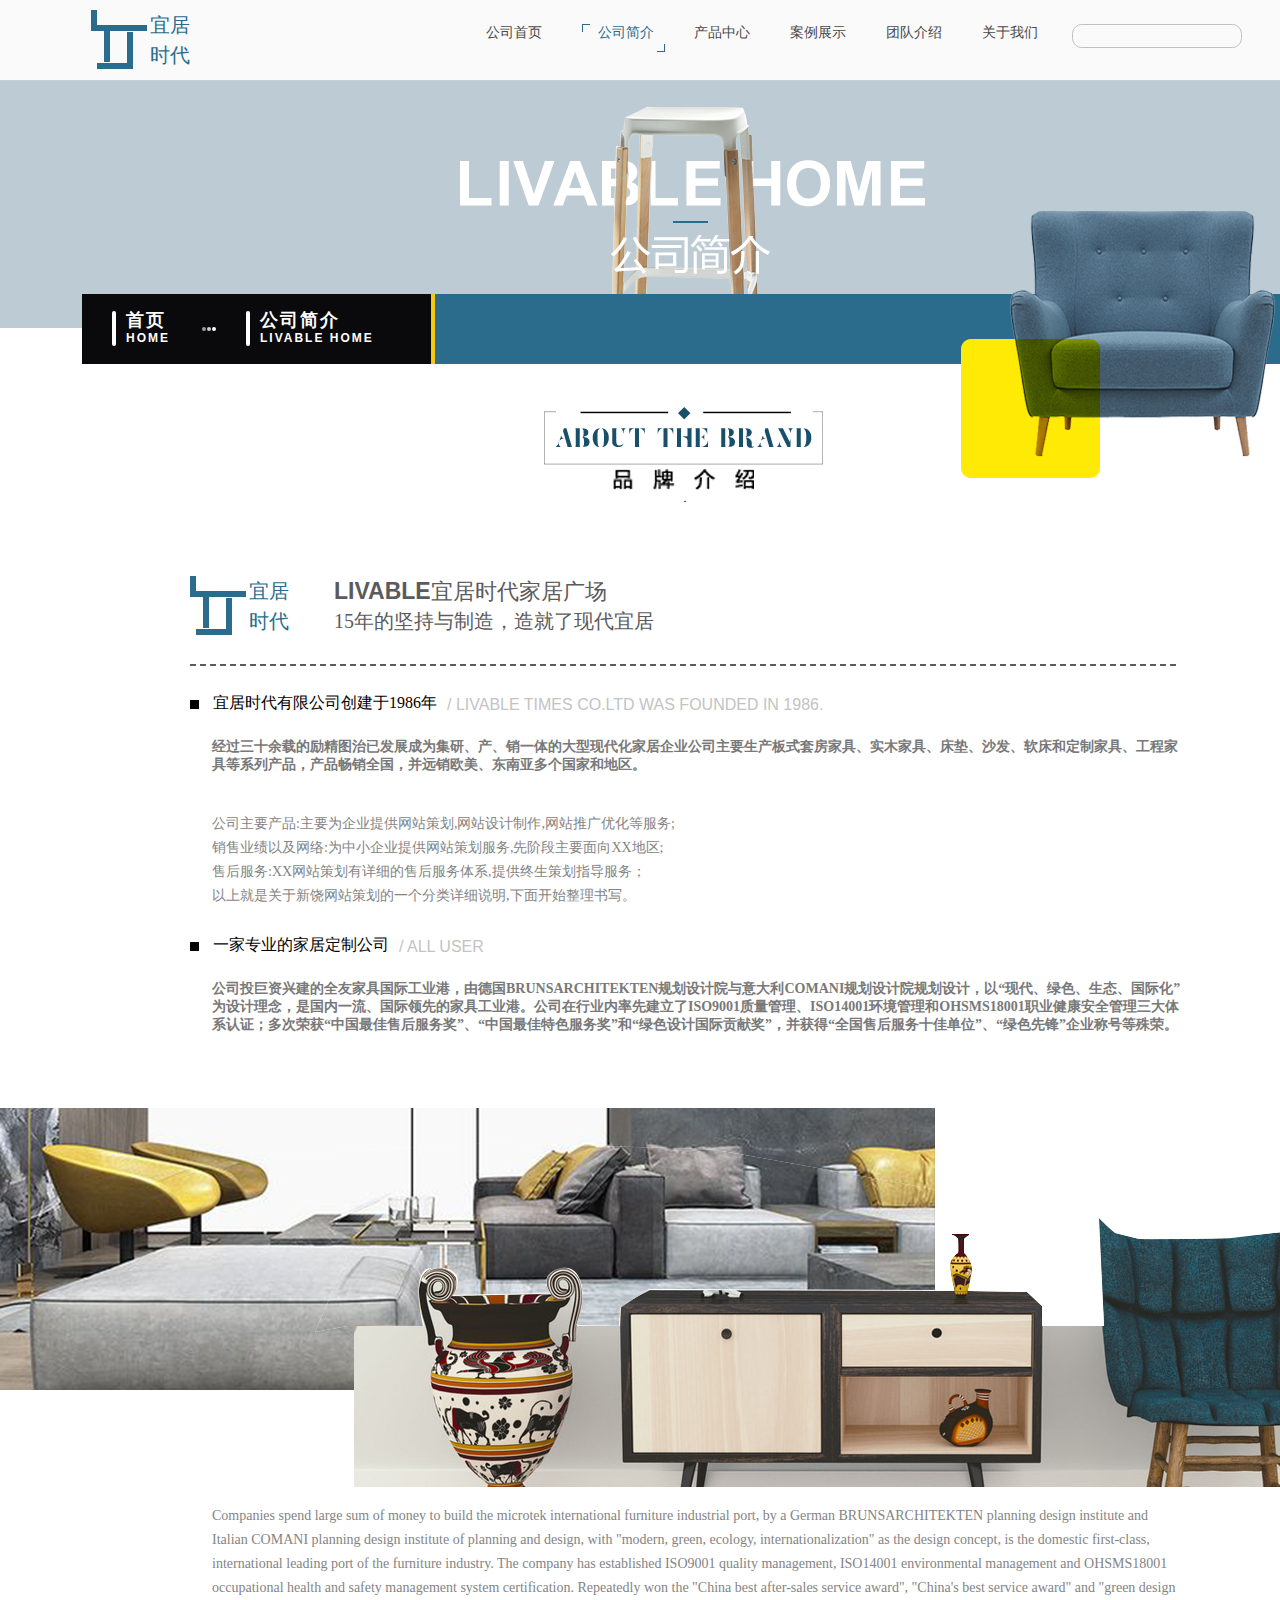
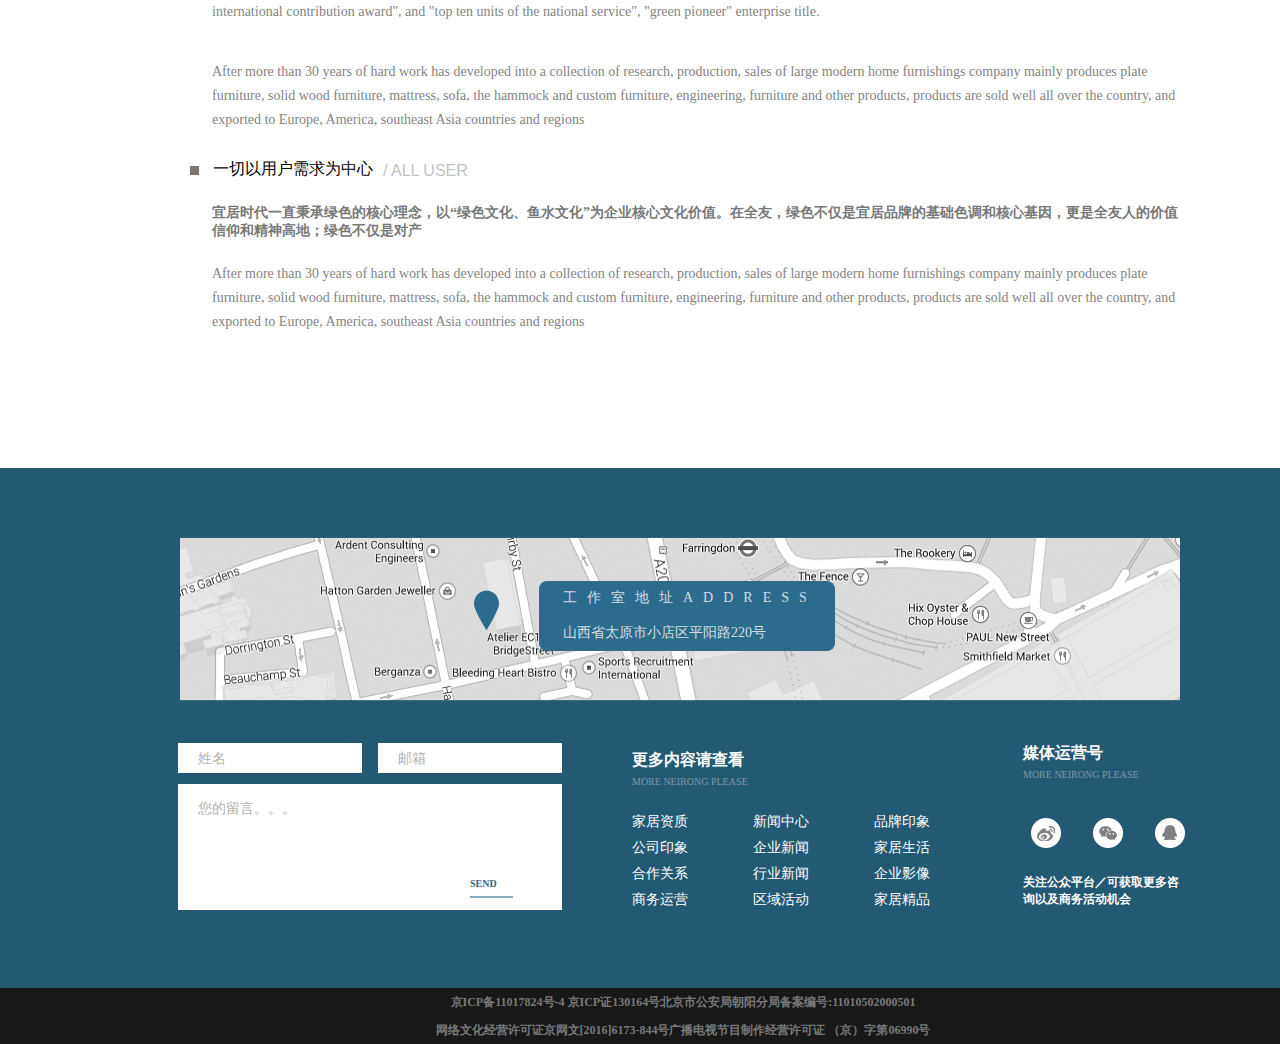
<file: livable home.html>
<!DOCTYPE html>
<html lang="en">
<head>
	<meta charset="UTF-8">
	<title>公司简介</title>
	<link rel="icon" href="imgs/index/logo.png" type="image/x-icon">
	<link rel="stylesheet" href="css/index.css">
	<link rel="stylesheet" href="css/public.css">
	<style>
		.banner{
			width: 1366px;
			height: 284px;
			/*background-color: pink;*/
			position: relative; 
			margin: 0 auto;
		}
		.banner img{
			width: 1366px;
			height: 248px;
		}
		.mianbao{
			width: 1200px;
			height: 70px;
			left: 82px;
			background-color: #2B6C8C;
			position: absolute;
			top: 214px;
		}
		.mianbao_box{
			width: 349px;
			height: 70px;
			background-color: #0A0A0C;
			float: left;
		}
		.mianbao_box2{
			width: 4px;
			height: 70px;
			background-color: #F5C812;
			float: left;
		}
		.bangongyi{
			width: 314px;
			height: 267px;
			position: absolute;
			top: 131px;
			right: 91px;
		}
		.bangongyi img{
			width: 314px;
			height: 267px;
		}
		.mianbao_box_daohang{
			width: 60px;
			height: 35px;
			margin-left: 30px;
			/*background-color: blue;*/
			margin-top: 17px;
			float: left;
			letter-spacing: 2px;
		}
		.mianbao_box_daohang2{
			width: 160px;
		}
		.mianbao_daohang_left{
			width: 4px;
			height: 35px;
			background-color: #fff;
			float: left; 
			border-radius: 6px; 
		}
		.mianbao_daohang_right{
			/*width: 46px;*/
			height: 35px;
			/*background-color: red;*/
			float: left; 
			margin-left: 10px;
			line-height: 18px;
		}
		.mianbao_daohang_right h1{
			font-size: 18px;
			color: #fff;
			font-family: "微软雅黑"; 
		}
		.mianbao_daohang_right h2{
			font-size: 12px;
			color: #fff;
			font-family: "ARIAL"; 
		}
		.mianbao_lunbo{
			width: 4px;
			height: 4px;
			border-radius: 5px;
			float: left;
			margin-top: 33px; 
			margin-left: 30px;
			background-color: rgba(255, 255, 255, 0.6);
		}
		.mianbao_lunbo2{
			margin-left: 1px;
			background-color: rgba(255, 255, 255, 0.8);
		}
		.mianbao_lunbo3{
			margin-left: 1px;
			background-color: rgba(255, 255, 255, 1);
		}
		.main{
			width: 1366px;
			padding-top: 40px;
			position: relative;
			margin: 0 auto;
		}
		.main_title{
			width: 1366px;
			height: 98px;
		}
		.main_title img{
			width: 279px;
			height: 98px;
			display: block;
			margin: 0 auto;
		}
		.main_bottom{
			width: 986px;
			height: 1422px;
			margin: 64px auto 0;
			/*background-color: pink;*/
		}
		.main_bottom_item{
			width: 986px;
			height: 100px;
			border-bottom: 2px dashed #5B5B5B;
			position: relative;
		}
		.main_item_special{
			margin-left: 0;
		}
		.main_item_rig{
			width: 355px;
			height: 58px;
			/*background-color: red;*/
			position: absolute;
			left: 144px;
			top: 14px;
		}
		.main_rig_shang{
			width: 355px;
			height: 23px;
			/*background-color: red;*/
			line-height: 23px;
		}
		.main_rig_shang h1{
			font-size: 23px;
			color: #5B5B5B;
			/*font-family: "微软雅黑";*/
			font-family: "ARIAL";
			font-weight: bold;
			float: left;
		}
		.main_rig_shang p{
			font-size: 22px;
			color: #5B5B5B;
			font-family: "微软雅黑";
			font-weight: normal;
			float: left;
		}
		.main_rig_xia{
			width: 355px;
			height: 20px;
			/*background-color: red;*/
			line-height: 20px;
			margin-top: 8px;
		}
		.main_rig_xia span{
			font-size: 20px;
			color: #5B5B5B;
			font-family: "微软雅黑";
			font-weight: lighter;
		}
		.main_bottom_wenitem{
			width: 986px;
			margin-top: 30px;
		}
		.main_wenitem_top{
			width: 986px;
			height: 16px;
			/*background-color: blue;*/
			position: relative;
		}
		.main_fuhao{
			width: 9px;
			height: 9px;
			top: 4px;
			background-color: #000;
			position: absolute;
		}
		.main_top_right{
			height: 16px;
			left: 23px;
			position: absolute;
		}
		.main_top_right p{
			font-size: 16px;
			color: #000;
			font-family: "微软雅黑";
			font-weight: normal;
			float: left;
			line-height: 14px; 
		}
		.main_top_right span{
			font-size: 16px;
			color: #C3C3C3;
			font-family: "ARIAL";
			font-weight: normal;
			float: left;
			margin-left: 10px;
			line-height: 18px;
		}
		.main_wenitem_xia{
			margin-left: 22px;
			width: 973px;
			margin-top: 26px;
		}
		.main_wenitem_xia p{
			font-size: 14px;
			color: #797979;
			font-family: "微软雅黑";
			font-weight: bold;
		}
		.main_wenitem_xia span{
			font-size: 14px;
			color: #848484;
			font-family: "微软雅黑";
			font-weight: normal;
			display: block;
			/*margin-top: 38px;*/
			line-height: 24px;
		}
		.main_wenitem_xia_special{
			margin-top: 38px;
		}	
		.main_bottom_chatu{
			height: 380px;
			width: 1366px;
			position: absolute;
			bottom: 500px;
			left: 0;
		}
		.main_bottom_chatu img{
			height: 380px;
			width: 1366px;
			background: #FFF;
			position: absolute;
			top: 0;
			left: 0;
		}
		.main_bottom_chatu img.active{
			z-index: 99;
		}
		.main_wenitem_xia_special2{
			margin-top: 470px;
			font-size: 10px;
			color: #C3C3C3;
			font-family: "ARIAL";
			font-weight: normal;
		}
		.main_wenitem_xia_special3{
			margin-top: 36px;
			font-size: 10px;
			color: #C3C3C3;
			font-family: "ARIAL";
			font-weight: normal;
		}
		.main_wenitem_xia_special4{
			margin-top: 22px;
		}
		.main_fuhao2{
			background-color: #7F776A; 
		}
	</style>
</head>
<body>
	<div class="yiju_header">
		<div class="header_left">
			<img src="imgs/index/logo.png" alt="">
			<div class="header_left_zi">
				<p>宜居时代</p>
			</div>
		</div>
		<div class="header_right">
			<a href="index.html">公司首页</a>
			<div class="header_right_tiao header_right_tiao5"></div>
			<div class="header_right_tiao2 header_right_tiao5"></div>
			<h1><a href="livable home.html">公司简介</a></h1>
			<div class="header_right_tiao3 header_right_tiao6"></div>
			<div class="header_right_tiao4 header_right_tiao7"></div>
			<a href="product.html">产品中心</a>
			<a href="case show.html">案例展示</a>
			<a href="team.html">团队介绍</a>
			<a href="about.html">关于我们</a>
			<div class="header_right_search">
				<input type="text">
				<input type="submit" value="&#xe633;" class="sousuo">
			</div>
		</div>
	</div>
	
	<div class="banner">
		<img src="imgs/livable/lbanner.png" alt="">
		<div class="mianbao">
			<div class="mianbao_box">
				<div class="mianbao_box_daohang">
					<div class="mianbao_daohang_left"></div>
					<div class="mianbao_daohang_right">
						<h1>首页</h1>
						<h2>HOME</h2>
					</div>
				</div>
				<div class="mianbao_lunbo"></div>
				<div class="mianbao_lunbo mianbao_lunbo2"></div>
				<div class="mianbao_lunbo mianbao_lunbo3"></div>
				<div class="mianbao_box_daohang mianbao_box_daohang2">
					<div class="mianbao_daohang_left"></div>
					<div class="mianbao_daohang_right">
						<h1>公司简介</h1>
						<h2>LIVABLE HOME</h2>
					</div>
				</div>	
			</div>
			<div class="mianbao_box2"></div>
		</div>
		<div class="bangongyi">
			<img src="imgs/product/mianbao.png" alt="">
		</div>
	</div>

	<div class="main">
		<div class="main_title">
			<img src="imgs/livable/title.png" alt="">
		</div>
		<div class="main_bottom">
			<div class="main_bottom_item">
				<div class="header_left main_item_special">
					<img src="imgs/index/logo.png" alt="">
					<div class="header_left_zi">
						<p>宜居时代</p>
					</div>
				</div>
				<div class="main_item_rig">
					<div class="main_rig_shang">
						<h1>LIVABLE</h1>
						<p>宜居时代家居广场</p>
					</div>
					<div class="main_rig_xia">
						<span>15年的坚持与制造，造就了现代宜居</span>
					</div>
				</div>
			</div>
			<div class="main_bottom_wenitem">
				<div class="main_wenitem_top">
					<div class="main_fuhao"></div>
					<div class="main_top_right">
						<p>宜居时代有限公司创建于1986年</p>
						<span>/ LIVABLE TIMES CO.LTD WAS FOUNDED IN 1986.</span>
					</div>
				</div>
				<div class="main_wenitem_xia">
					<p>经过三十余载的励精图治已发展成为集研、产、销一体的大型现代化家居企业公司主要生产板式套房家具、实木家具、床垫、沙发、软床和定制家具、工程家具等系列产品，产品畅销全国，并远销欧美、东南亚多个国家和地区。 </p>
					<span class="main_wenitem_xia_special">公司主要产品:主要为企业提供网站策划,网站设计制作,网站推广优化等服务;</span>
					<span>销售业绩以及网络:为中小企业提供网站策划服务,先阶段主要面向XX地区;</span>
					<span>售后服务:XX网站策划有详细的售后服务体系,提供终生策划指导服务；</span>
					<span>以上就是关于新饶网站策划的一个分类详细说明,下面开始整理书写。</span>
				</div>
			</div>

			<div class="main_bottom_wenitem">
				<div class="main_wenitem_top">
					<div class="main_fuhao"></div>
					<div class="main_top_right">
						<p>一家专业的家居定制公司</p>
						<span>/ ALL USER</span>
					</div>
				</div>
				<div class="main_wenitem_xia">
					<p>公司投巨资兴建的全友家具国际工业港，由德国BRUNSARCHITEKTEN规划设计院与意大利COMANI规划设计院规划设计，以“现代、绿色、生态、国际化”为设计理念，是国内一流、国际领先的家具工业港。公司在行业内率先建立了ISO9001质量管理、ISO14001环境管理和OHSMS18001职业健康安全管理三大体系认证；多次荣获“中国最佳售后服务奖”、“中国最佳特色服务奖”和“绿色设计国际贡献奖”，并获得“全国售后服务十佳单位”、“绿色先锋”企业称号等殊荣。</p>
					<span class="main_wenitem_xia_special2">Companies spend large sum of money to build the microtek international furniture industrial port, by a German BRUNSARCHITEKTEN planning design institute and Italian COMANI planning design institute of planning and design, with "modern, green, ecology, internationalization" as the design concept, is the domestic first-class, international leading port of the furniture industry. The company has established ISO9001 quality management, ISO14001 environmental management and OHSMS18001 occupational health and safety management system certification. Repeatedly won the "China best after-sales service award", "China's best service award" and "green design international contribution award", and "top ten units of the national service", "green pioneer" enterprise title.</span>
					<span class="main_wenitem_xia_special3">After more than 30 years of hard work has developed into a collection of research, production, sales of large modern home furnishings company mainly produces plate furniture, solid wood furniture, mattress, sofa, the hammock and custom furniture, engineering, furniture and other products, products are sold well all over the country, and exported to Europe, America, southeast Asia countries and regions</span>
				</div>
			</div>

			<div class="main_bottom_wenitem">
				<div class="main_wenitem_top">
					<div class="main_fuhao main_fuhao2"></div>
					<div class="main_top_right">
						<p>一切以用户需求为中心</p>
						<span>/ ALL USER</span>
					</div>
				</div>
				<div class="main_wenitem_xia">
					<p>宜居时代一直秉承绿色的核心理念，以“绿色文化、鱼水文化”为企业核心文化价值。在全友，绿色不仅是宜居品牌的基础色调和核心基因，更是全友人的价值信仰和精神高地；绿色不仅是对产</p>
					<span class="main_wenitem_xia_special3 main_wenitem_xia_special4">After more than 30 years of hard work has developed into a collection of research, production, sales of large modern home furnishings company mainly produces plate furniture, solid wood furniture, mattress, sofa, the hammock and custom furniture, engineering, furniture and other products, products are sold well all over the country, and exported to Europe, America, southeast Asia countries and regions</span>
				</div>
			</div>

			<div class="main_bottom_chatu">
				<img src="imgs/livable/pic.png" alt="" class="active">
				<img src="imgs/livable/pic2.jpg" alt="">
				<img src="imgs/livable/pic3.png" alt="">
				<img src="imgs/livable/pic4.png" alt="">
			</div>		
		</div>
	</div>

	<div class="footer">
		<div class="footer_shang">
			<div class="footer_dingwei">
				<p>工作室地址ADDRESS</p>
				<span>山西省太原市小店区平阳路220号</span>
			</div>
			<div class="footer_shang_bottom">
				<div class="footer_bottom_left">
					<div class="footer_box">
						<h1>姓名</h1>
					</div>
					<div class="footer_box footer_box2">
						<h1>邮箱</h1>
					</div>
					<div class="footer_box3">
						<h2>您的留言。。。</h2>
						<div class="footer_box3_pic">
							<div class="footer_box3_left">
								<span>SEND</span>
							</div>
							<div class="case_kuang_fangkuai">
								<div class="case_kuang_shizi"></div>
								<div class="case_kuang_shizi2"></div>
							</div>	
						</div>
						
					</div>	
				</div>
				<div class="footer_bottom_right">
					<div class="footer_wen1">
						<p>更多内容请查看</p>
						<span>MORE NEIRONG PLEASE</span>
						<div class="footer_wen1_xia">
							<h1>家居资质</h1>
							<h1>新闻中心</h1>
							<h1 class="footer_wen1_special">品牌印象</h1>
							<h1>公司印象</h1>
							<h1>企业新闻</h1>
							<h1 class="footer_wen1_special">家居生活</h1>
							<h1>合作关系</h1>
							<h1>行业新闻</h1>
							<h1 class="footer_wen1_special">企业影像</h1>
							<h1>商务运营</h1>
							<h1>区域活动</h1>
							<h1 class="footer_wen1_special">家居精品</h1>
						</div>
					</div>
					<div class="footer_wen2">
						<h1>媒体运营号</h1>
						<span>MORE NEIRONG PLEASE</span>
						<div class="footer_wen2_box">
							<img src="imgs/index/z1.png" alt="">
							<img src="imgs/index/z2.png" alt="">
							<img src="imgs/index/z3.png" alt="" class="footer_box_special">
						</div>
						<p>关注公众平台／可获取更多咨询以及商务活动机会</p>
					</div>
				</div>	
			</div>
		</div>
		<div class="footer_xia">
			<p>京ICP备11017824号-4 京ICP证130164号北京市公安局朝阳分局备案编号:11010502000501</p>
			<p>网络文化经营许可证京网文[2016]6173-844号广播电视节目制作经营许可证 （京）字第06990号</p>
		</div>
	</div>
</body>
<script>
	{
	let banner=document.querySelector(".main_bottom_chatu");
	let imgs=document.querySelectorAll(".main_bottom_chatu img");
	let s=0;
	let t=setInterval(move,3000);
	function move(){
		s++;
		// n=n%5;
		if(s===imgs.length){
			s=0;
		}
		if(s<0){
			s=imgs.length-1;
		}
		for(let j=0;j<imgs.length;j++){
			imgs[j].classList.remove("active");
		}
		imgs[s].classList.add("active");

	}
	banner.onmouseenter=function(){
		clearInterval(t);
	}
	banner.onmouseleave=function(){
		t=setInterval(move,3000);	
	}
}
</script>
</html>
</file>
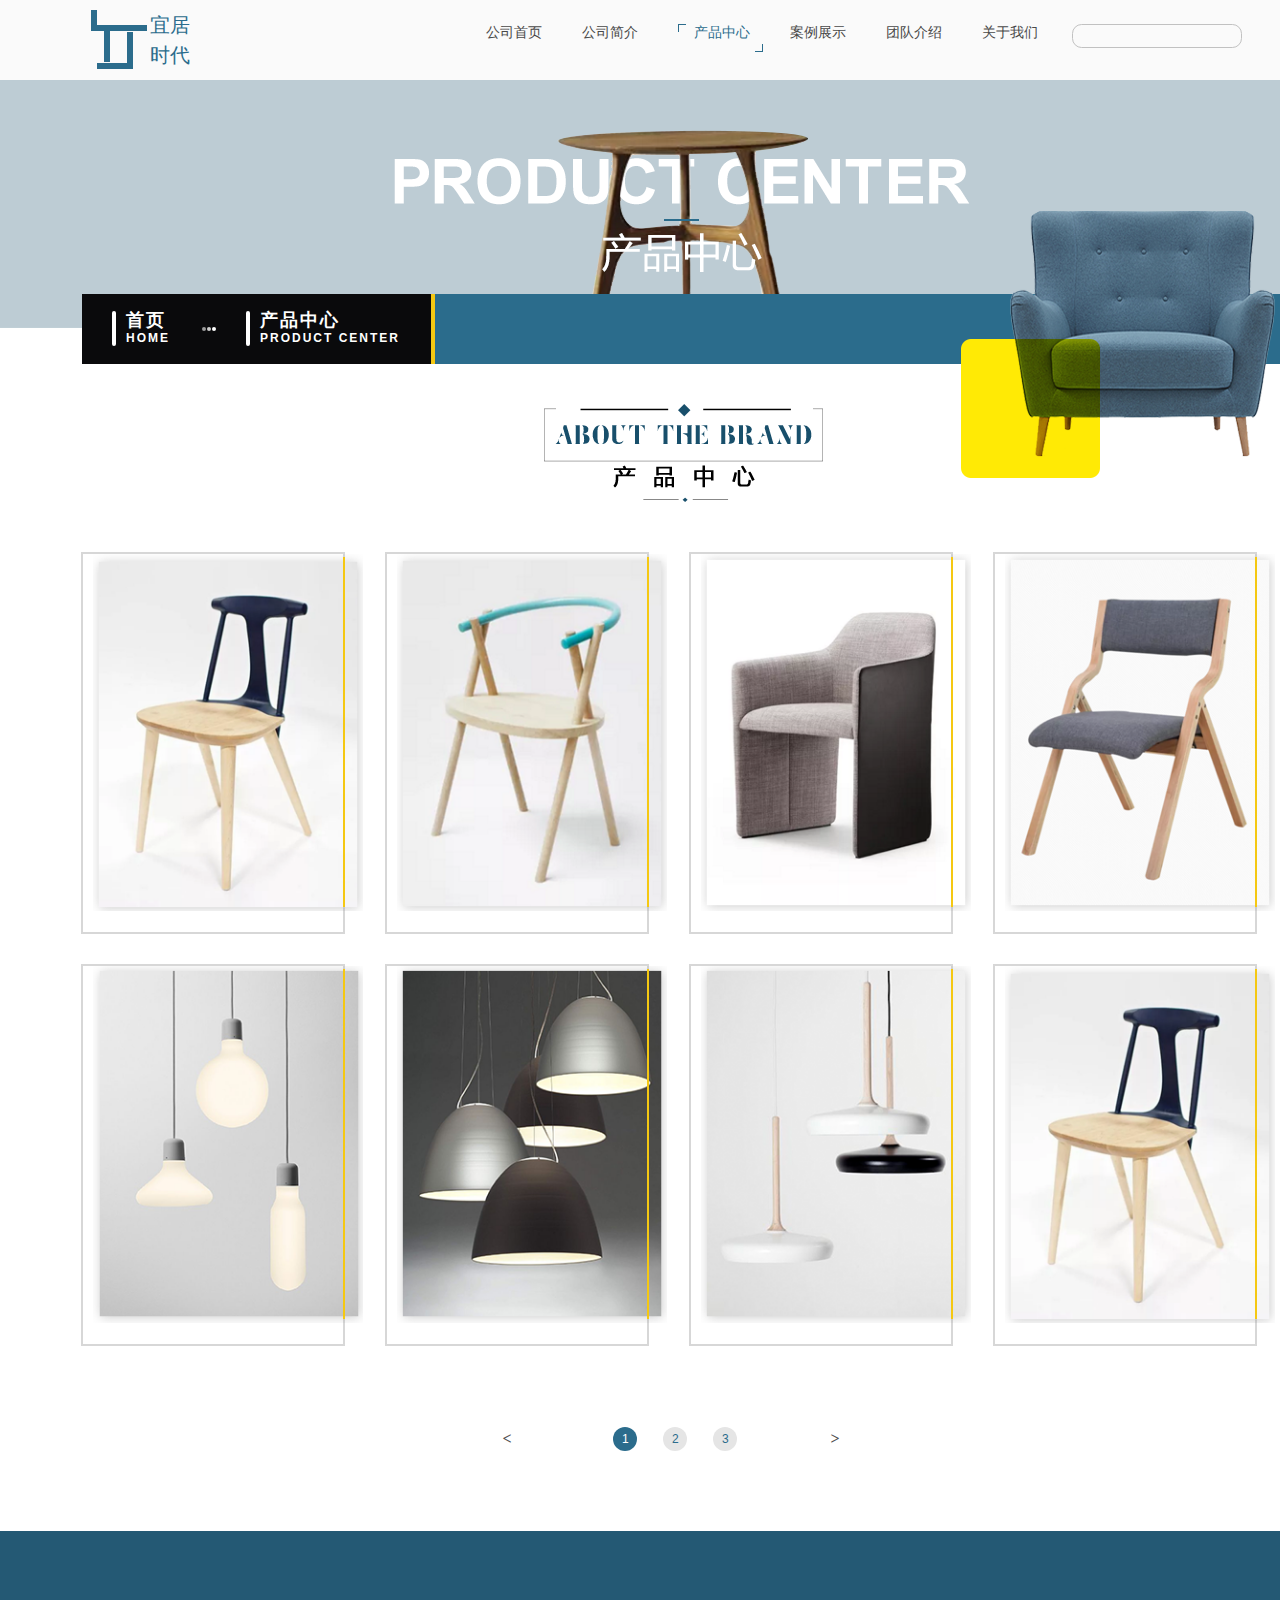
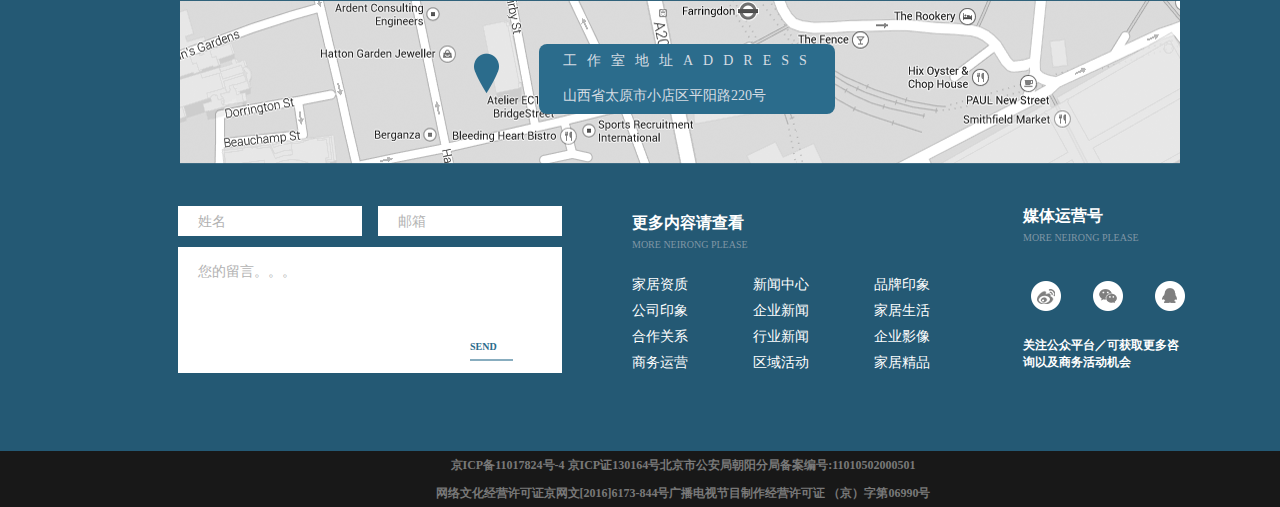
<file: product.html>
<!DOCTYPE html>
<html lang="en">
<head>
	<meta charset="UTF-8">
	<title>产品中心</title>
	<link rel="icon" href="imgs/index/logo.png" type="image/x-icon">
	<link rel="stylesheet" href="css/index.css">
	<link rel="stylesheet" href="css/public.css">
	<style>
		.banner{
			width: 1366px;
			height: 284px;
			/*background-color: pink;*/
			position: relative;
			margin: 0 auto; 
		}
		.banner img{
			width: 1366px;
			height: 248px;
		}
		.mianbao{
			width: 1200px;
			height: 70px;
			left: 82px;
			background-color: #2B6C8C;
			position: absolute;
			top: 214px;
		}
		.mianbao_box{
			width: 349px;
			height: 70px;
			background-color: #0A0A0C;
			float: left;
		}
		.mianbao_box2{
			width: 4px;
			height: 70px;
			background-color: #F5C812;
			float: left;
		}
		.bangongyi{
			width: 314px;
			height: 267px;
			position: absolute;
			top: 131px;
			right: 91px;
		}
		.bangongyi img{
			width: 314px;
			height: 267px;
		}
		.mianbao_box_daohang{
			width: 60px;
			height: 35px;
			margin-left: 30px;
			/*background-color: blue;*/
			margin-top: 17px;
			float: left;
			letter-spacing: 2px;
		}
		.mianbao_box_daohang2{
			width: 160px;
		}
		.mianbao_daohang_left{
			width: 4px;
			height: 35px;
			background-color: #fff;
			float: left; 
			border-radius: 6px; 
		}
		.mianbao_daohang_right{
			/*width: 46px;*/
			height: 35px;
			/*background-color: red;*/
			float: left; 
			margin-left: 10px;
			line-height: 18px;
		}
		.mianbao_daohang_right h1{
			font-size: 18px;
			color: #fff;
			font-family: "微软雅黑"; 
		}
		.mianbao_daohang_right h2{
			font-size: 12px;
			color: #fff;
			font-family: "ARIAL"; 
		}
		.mianbao_lunbo{
			width: 4px;
			height: 4px;
			border-radius: 5px;
			float: left;
			margin-top: 33px; 
			margin-left: 30px;
			background-color: rgba(255, 255, 255, 0.6);
		}
		.mianbao_lunbo2{
			margin-left: 1px;
			background-color: rgba(255, 255, 255, 0.8);
		}
		.mianbao_lunbo3{
			margin-left: 1px;
			background-color: rgba(255, 255, 255, 1);
		}
		.main{
			width: 1366px;
			padding-top: 40px;
			/*background-color: green;*/
			margin: 0 auto; 
		}
		.main_title{
			width: 1366px;
			height: 98px;
		}
		.main_title img{
			width: 279px;
			height: 98px;
			display: block;
			margin: 0 auto;
		}
		.main_bottom{
			width: 1204px;
			height: 899px;
			/*background-color: blue;*/
			margin: 0 auto;
			margin-top: 50px;
			position: relative;
			overflow: hidden;
		}
		.main_itembox{
			width: 7000px;
			margin-left: -1216px;
		}
		.main_itemsmallbox{
			float: left;
			width: 1216px;

		}
		.main_item{
			width: 264px;
			height: 382px;
			background-color: #fff;
			border: 2px solid #D7D7D7;
			margin-right: 40px;
			position: relative;
			float: left;
			margin-bottom: 30px;
		}
		.main_item img{
			width: 270px;
			height: 357px;
			margin-left: 10px;
			margin-right: 38px;
		}
		.main_item_shutiao{
			width: 2px;
			height: 350px;
			position: absolute;
			top: 3px;
			left: 260px;
			background-color: #F5C812;
		}
		.main_item2{
			margin-right: 0;
		}
		.main_item2 img{
			margin-right: 0;
		}
		.main_item_yiru{
			width: 262px;
			height: 330px;
			position: absolute;
			top: 11px;
			left: 12px;
			background: url('imgs/product/yiru.png');
			transition: bottom 1s linear,opacity 1s linear;
			opacity: 0;
		}
		.main_item_yiru:hover{
			opacity: 0.8;
			display: block;
		}
		.yiru_wenzi{
			width: 132px;
			height: 126px;
			margin-top: 35px;
			margin-left: 23px;
			/*background-color: pink;*/
		}
		.yiru_wenzi h1{
			font-size: 22px; 
			font-weight: lighter;
			font-family: "微软雅黑";
			color: #fff;
		}
		.yiru_wenzi h2{
			font-size: 24px; 
			font-weight: bold;
			font-family: "ARIAL";
			color: #fff;
		}
		.yiru_wenzi h3{
			font-size: 24px; 
			font-weight: normal;
			font-family: "ARIAL";
			color: #fff;
			/*margin-top: 14px;*/
		}
		.yiru_wenzi_yuan{
			width: 24px;
			height: 24px;
			margin-top: 14px;
			background-color: #F5C812;
			border-radius: 50%;
			position: relative;
		}
		.juxing{
			width: 2px;
			height: 8px;
			top: 8px;
			left: 11px;
			background-color: #3A3935;
			position: absolute;
		}
		.juxing2{
			width: 8px;
			height: 2px;
			top: 11px;
			left: 8px;
			background-color: #3A3935;
			position: absolute;
		}
		.main_bottom_xia{
			width: 359px;
			height: 24px;
			position: absolute;
			bottom: 0;
			left: 35%;

		}
		.main_bottom_btn{
			width: 22px;
			height: 12px;
			color: #4F4F4F;
			line-height: 24px;
			float: left;
			font-weight: bold;
			cursor: pointer;
		}
		.main_bottom_yuanbox{
			width: 250px;
			height: 24px;
			display: flex;
			flex-wrap: nowrap;
			justify-content: space-around;
			/*background: red;*/
			margin-left: 26px;
			margin-right: 30px;
			float: left;
			cursor: pointer;
		}
		.main_bottom_yuan{
			width: 24px;
			height: 24px;
			background-color: #E5E5E5;
			border-radius: 50%;
			text-align: center;
			line-height: 24px;
			font-size: 12px;
			color: #2B6C8C;
			font-family: "ARIAL";
		}
		.main_bottom_yuan.special{
			/*display: none;*/
			opacity: 0;
		}
		.main_bottom_yuan.active{
			background-color: #2B6C8C;
			color: #fff;
		}
		.main_bottom_btn2{
			width: 22px;
			height: 12px;
			color: #4F4F4F;
			line-height: 24px;
			float: left;
			font-weight: bold;
			cursor: pointer;
		}
	</style>
</head>
<body>
	<div class="yiju_header">
		<div class="header_left">
			<img src="imgs/index/logo.png" alt="">
			<div class="header_left_zi">
				<p>宜居时代</p>
			</div>
		</div>
		<div class="header_right">
			<a href="index.html">公司首页</a>
			<a href="livable home.html">公司简介</a>
			<div class="header_right_tiao header_right_tiao8"></div>
			<div class="header_right_tiao2 header_right_tiao8"></div>
			<h1><a href="product.html">产品中心</a></h1>
			<div class="header_right_tiao3 header_right_tiao9"></div>
			<div class="header_right_tiao4 header_right_tiao10"></div>
			<a href="case show.html">案例展示</a>
			<a href="team.html">团队介绍</a>
			<a href="about.html">关于我们</a>
			<div class="header_right_search">
				<input type="text">
				<input type="submit" value="&#xe633;" class="sousuo">
			</div>
		</div>
	</div>
	<div class="banner">
		<img src="imgs/product/pbanner.png" alt="">
		<div class="mianbao">
			<div class="mianbao_box">
				<div class="mianbao_box_daohang">
					<div class="mianbao_daohang_left"></div>
					<div class="mianbao_daohang_right">
						<h1>首页</h1>
						<h2>HOME</h2>
					</div>
				</div>
				<div class="mianbao_lunbo"></div>
				<div class="mianbao_lunbo mianbao_lunbo2"></div>
				<div class="mianbao_lunbo mianbao_lunbo3"></div>
				<div class="mianbao_box_daohang mianbao_box_daohang2">
					<div class="mianbao_daohang_left"></div>
					<div class="mianbao_daohang_right">
						<h1>产品中心</h1>
						<h2>PRODUCT CENTER</h2>
					</div>
				</div>	
			</div>
			<div class="mianbao_box2"></div>
		</div>
		<div class="bangongyi">
			<img src="imgs/product/mianbao.png" alt="">
		</div>
	</div>
	<div class="main">
		<div class="main_title">
			<img src="imgs/product/title.png" alt="">
		</div>
		<div class="main_bottom">
			<div class="main_itembox">
				<div class="main_itemsmallbox">
					<div class="main_item">
						<img src="imgs/product/d1.jpg" alt="">
						<div class="main_item_yiru">
							<div class="yiru_wenzi">
								<h1>办公椅</h1>
								<h2>BUSINESS</h2>
								<h3>CHINA</h3>
								<div class="yiru_wenzi_yuan">
									<div class="juxing"></div>
									<div class="juxing2"></div>
								</div>
							</div>
						</div>
						<div class="main_item_shutiao"></div>
					</div>
					<div class="main_item">
						<img src="imgs/product/d2.jpg" alt="">
						<div class="main_item_yiru">
							<div class="yiru_wenzi">
								<h1>办公椅</h1>
								<h2>BUSINESS</h2>
								<h3>CHINA</h3>
								<div class="yiru_wenzi_yuan">
									<div class="juxing"></div>
									<div class="juxing2"></div>
								</div>
							</div>
						</div>
						<div class="main_item_shutiao"></div>
					</div>
					<div class="main_item">
						<img src="imgs/product/d1.jpg" alt="">
						<div class="main_item_yiru">
							<div class="yiru_wenzi">
								<h1>办公椅</h1>
								<h2>BUSINESS</h2>
								<h3>CHINA</h3>
								<div class="yiru_wenzi_yuan">
									<div class="juxing"></div>
									<div class="juxing2"></div>
								</div>
							</div>
						</div>
						<div class="main_item_shutiao"></div>
					</div>
					<div class="main_item main_item2">
						<img src="imgs/product/d2.jpg" alt="">
						<div class="main_item_yiru">
							<div class="yiru_wenzi">
								<h1>办公椅</h1>
								<h2>BUSINESS</h2>
								<h3>CHINA</h3>
								<div class="yiru_wenzi_yuan">
									<div class="juxing"></div>
									<div class="juxing2"></div>
								</div>
							</div>
						</div>
						<div class="main_item_shutiao"></div>
					</div>

					<div class="main_item">
						<img src="imgs/product/d1.jpg" alt="">
						<div class="main_item_yiru">
							<div class="yiru_wenzi">
								<h1>办公椅</h1>
								<h2>BUSINESS</h2>
								<h3>CHINA</h3>
								<div class="yiru_wenzi_yuan">
									<div class="juxing"></div>
									<div class="juxing2"></div>
								</div>
							</div>
						</div>
						<div class="main_item_shutiao"></div>
					</div>
					<div class="main_item">
						<img src="imgs/product/d2.jpg" alt="">
						<div class="main_item_yiru">
							<div class="yiru_wenzi">
								<h1>办公椅</h1>
								<h2>BUSINESS</h2>
								<h3>CHINA</h3>
								<div class="yiru_wenzi_yuan">
									<div class="juxing"></div>
									<div class="juxing2"></div>
								</div>
							</div>
						</div>
						<div class="main_item_shutiao"></div>
					</div>
					<div class="main_item">
						<img src="imgs/product/d1.jpg" alt="">
						<div class="main_item_yiru">
							<div class="yiru_wenzi">
								<h1>办公椅</h1>
								<h2>BUSINESS</h2>
								<h3>CHINA</h3>
								<div class="yiru_wenzi_yuan">
									<div class="juxing"></div>
									<div class="juxing2"></div>
								</div>
							</div>
						</div>
						<div class="main_item_shutiao"></div>
					</div>
					<div class="main_item main_item2">
						<img src="imgs/product/d2.jpg" alt="">
						<div class="main_item_yiru">
							<div class="yiru_wenzi">
								<h1>办公椅</h1>
								<h2>BUSINESS</h2>
								<h3>CHINA</h3>
								<div class="yiru_wenzi_yuan">
									<div class="juxing"></div>
									<div class="juxing2"></div>
								</div>
							</div>
						</div>
						<div class="main_item_shutiao"></div>
					</div>
				</div>

				<div class="main_itemsmallbox">
					<div class="main_item">
					<img src="imgs/product/1.png" alt="">
					<div class="main_item_yiru">
					<div class="yiru_wenzi">
						<h1>办公椅</h1>
						<h2>BUSINESS</h2>
						<h3>CHINA</h3>
						<div class="yiru_wenzi_yuan">
							<div class="juxing"></div>
							<div class="juxing2"></div>
						</div>
					</div>
					</div>
					<div class="main_item_shutiao"></div>
					</div>
					<div class="main_item">
					<img src="imgs/product/2.png" alt="">
					<div class="main_item_yiru">
					<div class="yiru_wenzi">
						<h1>办公椅</h1>
						<h2>BUSINESS</h2>
						<h3>CHINA</h3>
						<div class="yiru_wenzi_yuan">
							<div class="juxing"></div>
							<div class="juxing2"></div>
						</div>
					</div>
					</div>
					<div class="main_item_shutiao"></div>
					</div>
					<div class="main_item">
					<img src="imgs/product/3.png" alt="">
					<div class="main_item_yiru">
					<div class="yiru_wenzi">
						<h1>办公椅</h1>
						<h2>BUSINESS</h2>
						<h3>CHINA</h3>
						<div class="yiru_wenzi_yuan">
							<div class="juxing"></div>
							<div class="juxing2"></div>
						</div>
					</div>
					</div>
					<div class="main_item_shutiao"></div>
					</div>
					<div class="main_item main_item2">
					<img src="imgs/product/4.png" alt="">
					<div class="main_item_yiru">
					<div class="yiru_wenzi">
						<h1>办公椅</h1>
						<h2>BUSINESS</h2>
						<h3>CHINA</h3>
						<div class="yiru_wenzi_yuan">
							<div class="juxing"></div>
							<div class="juxing2"></div>
						</div>
					</div>
					</div>
					<div class="main_item_shutiao"></div>
					</div>

					<div class="main_item">
					<img src="imgs/product/5.png" alt="">
					<div class="main_item_yiru">
					<div class="yiru_wenzi">
						<h1>办公椅</h1>
						<h2>BUSINESS</h2>
						<h3>CHINA</h3>
						<div class="yiru_wenzi_yuan">
							<div class="juxing"></div>
							<div class="juxing2"></div>
						</div>
					</div>
					</div>
					<div class="main_item_shutiao"></div>
					</div>
					<div class="main_item">
					<img src="imgs/product/6.png" alt="">
					<div class="main_item_yiru">
					<div class="yiru_wenzi">
						<h1>办公椅</h1>
						<h2>BUSINESS</h2>
						<h3>CHINA</h3>
						<div class="yiru_wenzi_yuan">
							<div class="juxing"></div>
							<div class="juxing2"></div>
						</div>
					</div>
					</div>
					<div class="main_item_shutiao"></div>
					</div>
					<div class="main_item">
					<img src="imgs/product/7.png" alt="">
					<div class="main_item_yiru">
					<div class="yiru_wenzi">
						<h1>办公椅</h1>
						<h2>BUSINESS</h2>
						<h3>CHINA</h3>
						<div class="yiru_wenzi_yuan">
							<div class="juxing"></div>
							<div class="juxing2"></div>
						</div>
					</div>
					</div>
					<div class="main_item_shutiao"></div>
					</div>
					<div class="main_item main_item2">
					<img src="imgs/product/1.png" alt="">
					<div class="main_item_yiru">
						<div class="yiru_wenzi">
							<h1>办公椅</h1>
							<h2>BUSINESS</h2>
							<h3>CHINA</h3>
							<div class="yiru_wenzi_yuan">
								<div class="juxing"></div>
								<div class="juxing2"></div>
							</div>
						</div>
					</div>
					<div class="main_item_shutiao"></div>
					</div>
				</div>
				<div class="main_itemsmallbox">
					<div class="main_item">
						<img src="imgs/product/b1.jpg" alt="">
						<div class="main_item_yiru">
							<div class="yiru_wenzi">
								<h1>办公椅</h1>
								<h2>BUSINESS</h2>
								<h3>CHINA</h3>
								<div class="yiru_wenzi_yuan">
									<div class="juxing"></div>
									<div class="juxing2"></div>
								</div>
							</div>
						</div>
						<div class="main_item_shutiao"></div>
					</div>
					<div class="main_item">
						<img src="imgs/product/b2.jpg" alt="">
						<div class="main_item_yiru">
							<div class="yiru_wenzi">
								<h1>办公椅</h1>
								<h2>BUSINESS</h2>
								<h3>CHINA</h3>
								<div class="yiru_wenzi_yuan">
									<div class="juxing"></div>
									<div class="juxing2"></div>
								</div>
							</div>
						</div>
						<div class="main_item_shutiao"></div>
					</div>
					<div class="main_item">
						<img src="imgs/product/b1.jpg" alt="">
						<div class="main_item_yiru">
							<div class="yiru_wenzi">
								<h1>办公椅</h1>
								<h2>BUSINESS</h2>
								<h3>CHINA</h3>
								<div class="yiru_wenzi_yuan">
									<div class="juxing"></div>
									<div class="juxing2"></div>
								</div>
							</div>
						</div>
						<div class="main_item_shutiao"></div>
					</div>
					<div class="main_item main_item2">
						<img src="imgs/product/b2.jpg" alt="">
						<div class="main_item_yiru">
							<div class="yiru_wenzi">
								<h1>办公椅</h1>
								<h2>BUSINESS</h2>
								<h3>CHINA</h3>
								<div class="yiru_wenzi_yuan">
									<div class="juxing"></div>
									<div class="juxing2"></div>
								</div>
							</div>
						</div>
						<div class="main_item_shutiao"></div>
					</div>

					<div class="main_item">
						<img src="imgs/product/b1.jpg" alt="">
						<div class="main_item_yiru">
							<div class="yiru_wenzi">
								<h1>办公椅</h1>
								<h2>BUSINESS</h2>
								<h3>CHINA</h3>
								<div class="yiru_wenzi_yuan">
									<div class="juxing"></div>
									<div class="juxing2"></div>
								</div>
							</div>
						</div>
						<div class="main_item_shutiao"></div>
					</div>
					<div class="main_item">
						<img src="imgs/product/b2.jpg" alt="">
						<div class="main_item_yiru">
							<div class="yiru_wenzi">
								<h1>办公椅</h1>
								<h2>BUSINESS</h2>
								<h3>CHINA</h3>
								<div class="yiru_wenzi_yuan">
									<div class="juxing"></div>
									<div class="juxing2"></div>
								</div>
							</div>
						</div>
						<div class="main_item_shutiao"></div>
					</div>
					<div class="main_item">
						<img src="imgs/product/b1.jpg" alt="">
						<div class="main_item_yiru">
							<div class="yiru_wenzi">
								<h1>办公椅</h1>
								<h2>BUSINESS</h2>
								<h3>CHINA</h3>
								<div class="yiru_wenzi_yuan">
									<div class="juxing"></div>
									<div class="juxing2"></div>
								</div>
							</div>
						</div>
						<div class="main_item_shutiao"></div>
					</div>
					<div class="main_item main_item2">
						<img src="imgs/product/b2.jpg" alt="">
						<div class="main_item_yiru">
							<div class="yiru_wenzi">
								<h1>办公椅</h1>
								<h2>BUSINESS</h2>
								<h3>CHINA</h3>
								<div class="yiru_wenzi_yuan">
									<div class="juxing"></div>
									<div class="juxing2"></div>
								</div>
							</div>
						</div>
						<div class="main_item_shutiao"></div>
					</div>
				</div>		
				<div class="main_itemsmallbox">
					<div class="main_item">
						<img src="imgs/product/d1.jpg" alt="">
						<div class="main_item_yiru">
							<div class="yiru_wenzi">
								<h1>办公椅</h1>
								<h2>BUSINESS</h2>
								<h3>CHINA</h3>
								<div class="yiru_wenzi_yuan">
									<div class="juxing"></div>
									<div class="juxing2"></div>
								</div>
							</div>
						</div>
						<div class="main_item_shutiao"></div>
					</div>
					<div class="main_item">
						<img src="imgs/product/d2.jpg" alt="">
						<div class="main_item_yiru">
							<div class="yiru_wenzi">
								<h1>办公椅</h1>
								<h2>BUSINESS</h2>
								<h3>CHINA</h3>
								<div class="yiru_wenzi_yuan">
									<div class="juxing"></div>
									<div class="juxing2"></div>
								</div>
							</div>
						</div>
						<div class="main_item_shutiao"></div>
					</div>
					<div class="main_item">
						<img src="imgs/product/d1.jpg" alt="">
						<div class="main_item_yiru">
							<div class="yiru_wenzi">
								<h1>办公椅</h1>
								<h2>BUSINESS</h2>
								<h3>CHINA</h3>
								<div class="yiru_wenzi_yuan">
									<div class="juxing"></div>
									<div class="juxing2"></div>
								</div>
							</div>
						</div>
						<div class="main_item_shutiao"></div>
					</div>
					<div class="main_item main_item2">
						<img src="imgs/product/d2.jpg" alt="">
						<div class="main_item_yiru">
							<div class="yiru_wenzi">
								<h1>办公椅</h1>
								<h2>BUSINESS</h2>
								<h3>CHINA</h3>
								<div class="yiru_wenzi_yuan">
									<div class="juxing"></div>
									<div class="juxing2"></div>
								</div>
							</div>
						</div>
						<div class="main_item_shutiao"></div>
					</div>

					<div class="main_item">
						<img src="imgs/product/d1.jpg" alt="">
						<div class="main_item_yiru">
							<div class="yiru_wenzi">
								<h1>办公椅</h1>
								<h2>BUSINESS</h2>
								<h3>CHINA</h3>
								<div class="yiru_wenzi_yuan">
									<div class="juxing"></div>
									<div class="juxing2"></div>
								</div>
							</div>
						</div>
						<div class="main_item_shutiao"></div>
					</div>
					<div class="main_item">
						<img src="imgs/product/d2.jpg" alt="">
						<div class="main_item_yiru">
							<div class="yiru_wenzi">
								<h1>办公椅</h1>
								<h2>BUSINESS</h2>
								<h3>CHINA</h3>
								<div class="yiru_wenzi_yuan">
									<div class="juxing"></div>
									<div class="juxing2"></div>
								</div>
							</div>
						</div>
						<div class="main_item_shutiao"></div>
					</div>
					<div class="main_item">
						<img src="imgs/product/d1.jpg" alt="">
						<div class="main_item_yiru">
							<div class="yiru_wenzi">
								<h1>办公椅</h1>
								<h2>BUSINESS</h2>
								<h3>CHINA</h3>
								<div class="yiru_wenzi_yuan">
									<div class="juxing"></div>
									<div class="juxing2"></div>
								</div>
							</div>
						</div>
						<div class="main_item_shutiao"></div>
					</div>
					<div class="main_item main_item2">
						<img src="imgs/product/d2.jpg" alt="">
						<div class="main_item_yiru">
							<div class="yiru_wenzi">
								<h1>办公椅</h1>
								<h2>BUSINESS</h2>
								<h3>CHINA</h3>
								<div class="yiru_wenzi_yuan">
									<div class="juxing"></div>
									<div class="juxing2"></div>
								</div>
							</div>
						</div>
						<div class="main_item_shutiao"></div>
					</div>
				</div>

				<div class="main_itemsmallbox">
					<div class="main_item">
						<img src="imgs/product/1.png" alt="">
						<div class="main_item_yiru">
							<div class="yiru_wenzi">
								<h1>办公椅</h1>
								<h2>BUSINESS</h2>
								<h3>CHINA</h3>
								<div class="yiru_wenzi_yuan">
									<div class="juxing"></div>
									<div class="juxing2"></div>
								</div>
							</div>
						</div>
						<div class="main_item_shutiao"></div>
					</div>
					<div class="main_item">
						<img src="imgs/product/2.png" alt="">
						<div class="main_item_yiru">
							<div class="yiru_wenzi">
								<h1>办公椅</h1>
								<h2>BUSINESS</h2>
								<h3>CHINA</h3>
								<div class="yiru_wenzi_yuan">
									<div class="juxing"></div>
									<div class="juxing2"></div>
								</div>
							</div>
						</div>
						<div class="main_item_shutiao"></div>
					</div>
					<div class="main_item">
						<img src="imgs/product/3.png" alt="">
						<div class="main_item_yiru">
							<div class="yiru_wenzi">
								<h1>办公椅</h1>
								<h2>BUSINESS</h2>
								<h3>CHINA</h3>
								<div class="yiru_wenzi_yuan">
									<div class="juxing"></div>
									<div class="juxing2"></div>
								</div>
							</div>
						</div>
						<div class="main_item_shutiao"></div>
					</div>
					<div class="main_item main_item2">
						<img src="imgs/product/4.png" alt="">
						<div class="main_item_yiru">
							<div class="yiru_wenzi">
								<h1>办公椅</h1>
								<h2>BUSINESS</h2>
								<h3>CHINA</h3>
								<div class="yiru_wenzi_yuan">
									<div class="juxing"></div>
									<div class="juxing2"></div>
								</div>
							</div>
						</div>
						<div class="main_item_shutiao"></div>
					</div>

					<div class="main_item">
						<img src="imgs/product/5.png" alt="">
						<div class="main_item_yiru">
							<div class="yiru_wenzi">
								<h1>办公椅</h1>
								<h2>BUSINESS</h2>
								<h3>CHINA</h3>
								<div class="yiru_wenzi_yuan">
									<div class="juxing"></div>
									<div class="juxing2"></div>
								</div>
							</div>
						</div>
						<div class="main_item_shutiao"></div>
					</div>
					<div class="main_item">
						<img src="imgs/product/6.png" alt="">
						<div class="main_item_yiru">
							<div class="yiru_wenzi">
								<h1>办公椅</h1>
								<h2>BUSINESS</h2>
								<h3>CHINA</h3>
								<div class="yiru_wenzi_yuan">
									<div class="juxing"></div>
									<div class="juxing2"></div>
								</div>
							</div>
						</div>
						<div class="main_item_shutiao"></div>
					</div>
					<div class="main_item">
						<img src="imgs/product/7.png" alt="">
						<div class="main_item_yiru">
							<div class="yiru_wenzi">
								<h1>办公椅</h1>
								<h2>BUSINESS</h2>
								<h3>CHINA</h3>
								<div class="yiru_wenzi_yuan">
									<div class="juxing"></div>
									<div class="juxing2"></div>
								</div>
							</div>
						</div>
						<div class="main_item_shutiao"></div>
					</div>
					<div class="main_item main_item2">
						<img src="imgs/product/1.png" alt="">
						<div class="main_item_yiru">
							<div class="yiru_wenzi">
								<h1>办公椅</h1>
								<h2>BUSINESS</h2>
								<h3>CHINA</h3>
								<div class="yiru_wenzi_yuan">
									<div class="juxing"></div>
									<div class="juxing2"></div>
								</div>
							</div>
						</div>
						<div class="main_item_shutiao"></div>
					</div>
				</div>
			</div>	
			<div class="main_bottom_xia">
				<div class="main_bottom_btn">&lt;</div>
				<ul class="main_bottom_yuanbox">
					<li class="main_bottom_yuan special">3</li>
					<li class="main_bottom_yuan active">1</li>
					<li class="main_bottom_yuan">2</li>
					<li class="main_bottom_yuan">3</li>
					<li class="main_bottom_yuan special">1</li>
				</ul>
				<div class="main_bottom_btn2">&gt;</div>
			</div>
		</div>
		
	</div>
	<div class="footer">
		<div class="footer_shang">
			<div class="footer_dingwei">
				<p>工作室地址ADDRESS</p>
				<span>山西省太原市小店区平阳路220号</span>
			</div>
			<div class="footer_shang_bottom">
				<div class="footer_bottom_left">
					<div class="footer_box">
						<h1>姓名</h1>
					</div>
					<div class="footer_box footer_box2">
						<h1>邮箱</h1>
					</div>
					<div class="footer_box3">
						<h2>您的留言。。。</h2>
						<div class="footer_box3_pic">
							<div class="footer_box3_left">
								<span>SEND</span>
							</div>
							<div class="case_kuang_fangkuai">
								<div class="case_kuang_shizi"></div>
								<div class="case_kuang_shizi2"></div>
							</div>	
						</div>
						
					</div>	
				</div>
				<div class="footer_bottom_right">
					<div class="footer_wen1">
						<p>更多内容请查看</p>
						<span>MORE NEIRONG PLEASE</span>
						<div class="footer_wen1_xia">
							<h1>家居资质</h1>
							<h1>新闻中心</h1>
							<h1 class="footer_wen1_special">品牌印象</h1>
							<h1>公司印象</h1>
							<h1>企业新闻</h1>
							<h1 class="footer_wen1_special">家居生活</h1>
							<h1>合作关系</h1>
							<h1>行业新闻</h1>
							<h1 class="footer_wen1_special">企业影像</h1>
							<h1>商务运营</h1>
							<h1>区域活动</h1>
							<h1 class="footer_wen1_special">家居精品</h1>
						</div>
					</div>
					<div class="footer_wen2">
						<h1>媒体运营号</h1>
						<span>MORE NEIRONG PLEASE</span>
						<div class="footer_wen2_box">
							<img src="imgs/index/z1.png" alt="">
							<img src="imgs/index/z2.png" alt="">
							<img src="imgs/index/z3.png" alt="" class="footer_box_special">
						</div>
						<p>关注公众平台／可获取更多咨询以及商务活动机会</p>
					</div>
				</div>	
			</div>
		</div>
		<div class="footer_xia">
			<p>京ICP备11017824号-4 京ICP证130164号北京市公安局朝阳分局备案编号:11010502000501</p>
			<p>网络文化经营许可证京网文[2016]6173-844号广播电视节目制作经营许可证 （京）字第06990号</p>
		</div>
	</div>
</body>
<script src="css/jquery.3.3.1.js"></script>
<script>
	let inner=$(".main_itembox");
	let n=1;
    let flag=true;
    $(".main_bottom_btn2").click(function () {
        if(flag){
            flag=false;
            n++;
            inner.animate({marginLeft:-n*1216},1000,function () {
                flag=true;
                if(n===4){
                    inner.css("marginLeft",-1216);
                    $(".main_bottom_yuan").removeClass("active").eq(1).addClass("active");
                    n=1;
                }
            })
            $(".main_bottom_yuan").removeClass("active").eq(n).addClass("active");
        }
    })
    $(".main_bottom_btn").click(function () {
        if(flag) {
            flag = false;
            n--;
            inner.animate({marginLeft: -n * 1216}, 1000,function (index,val) {
                flag=true;
                if(n===0){
                    inner.css("marginLeft",-3648);
                    $(".main_bottom_yuan").removeClass("active").eq(3).addClass("active");
                    n=3;
                }
            })
            $(".main_bottom_yuan").removeClass("active").eq(n).addClass("active");
        }
    })

 	$(".main_bottom_yuan").click(function(){
 	 	$(".main_bottom_yuan").removeClass("active");
		$(this).addClass("active");
		let index=$(this).index();;
		inner.css("marginLeft",-1216*index);
 	 })
</script>
</html>
</file>
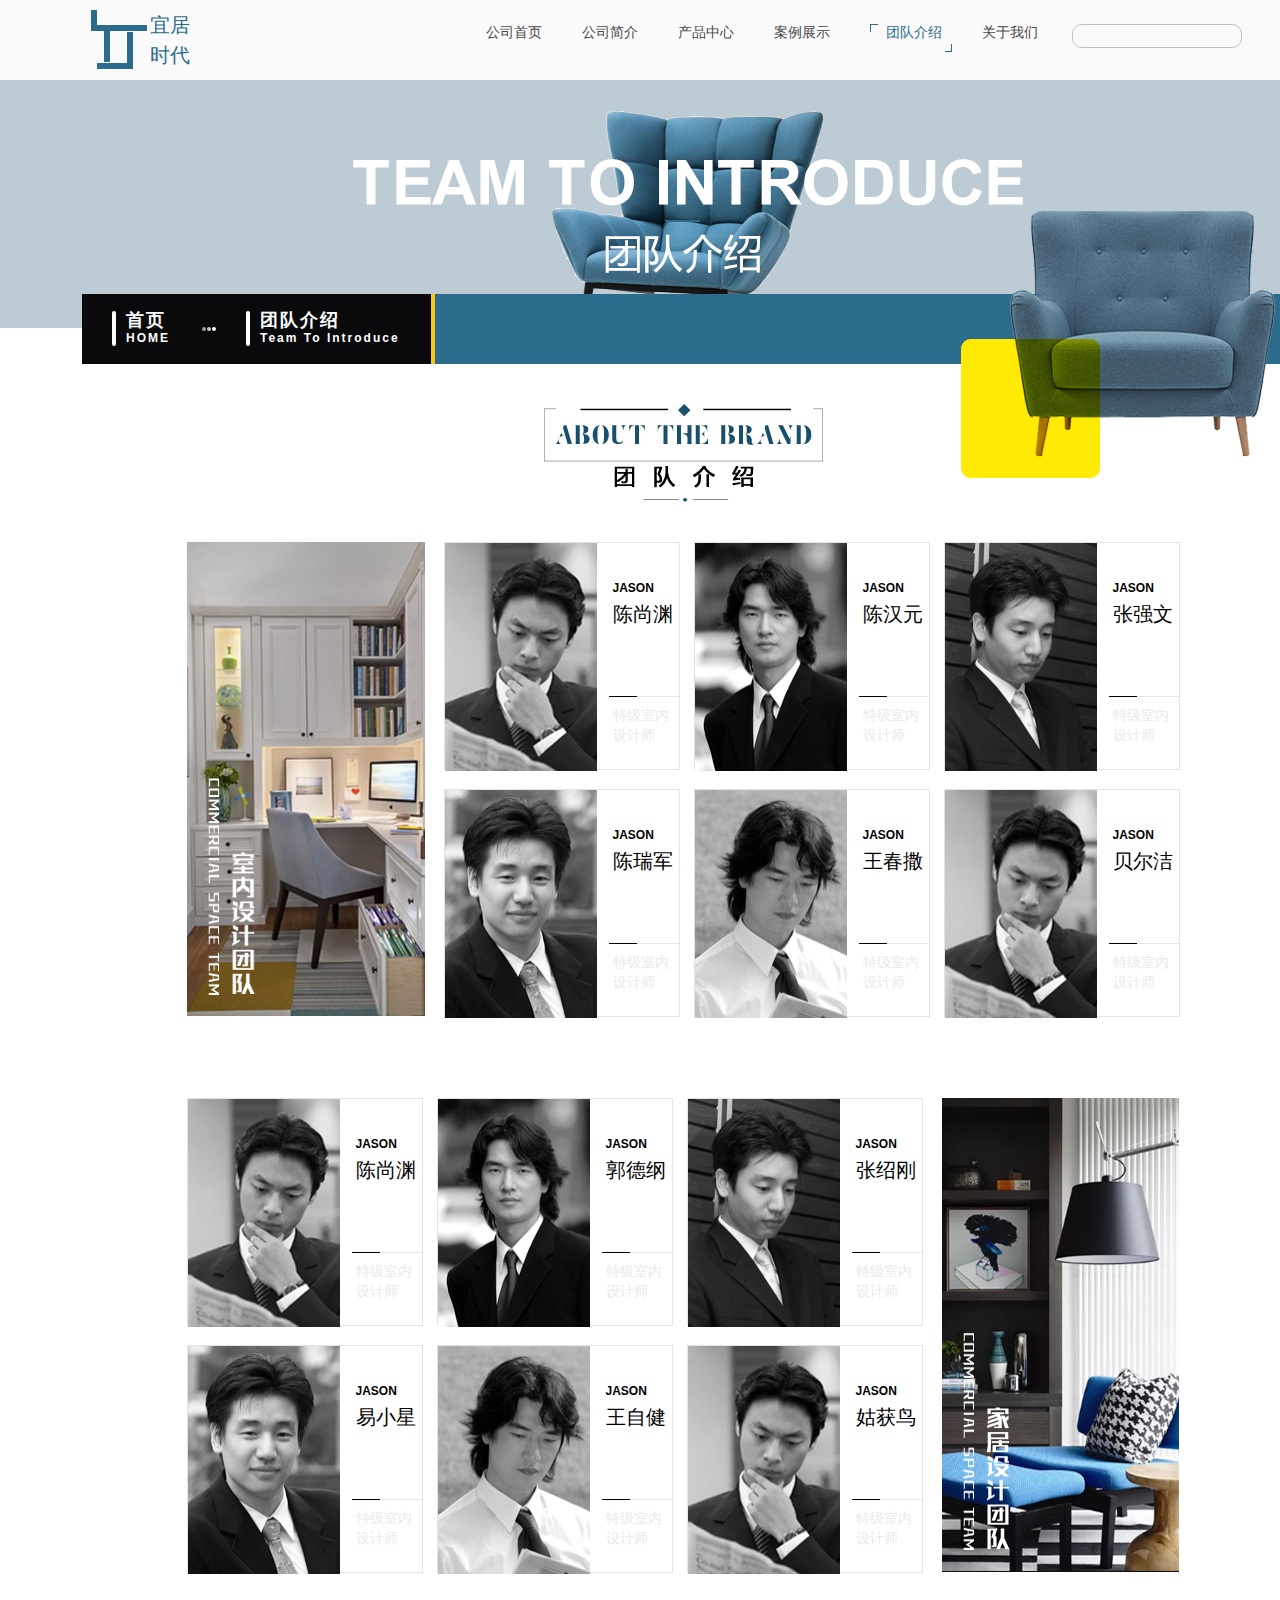
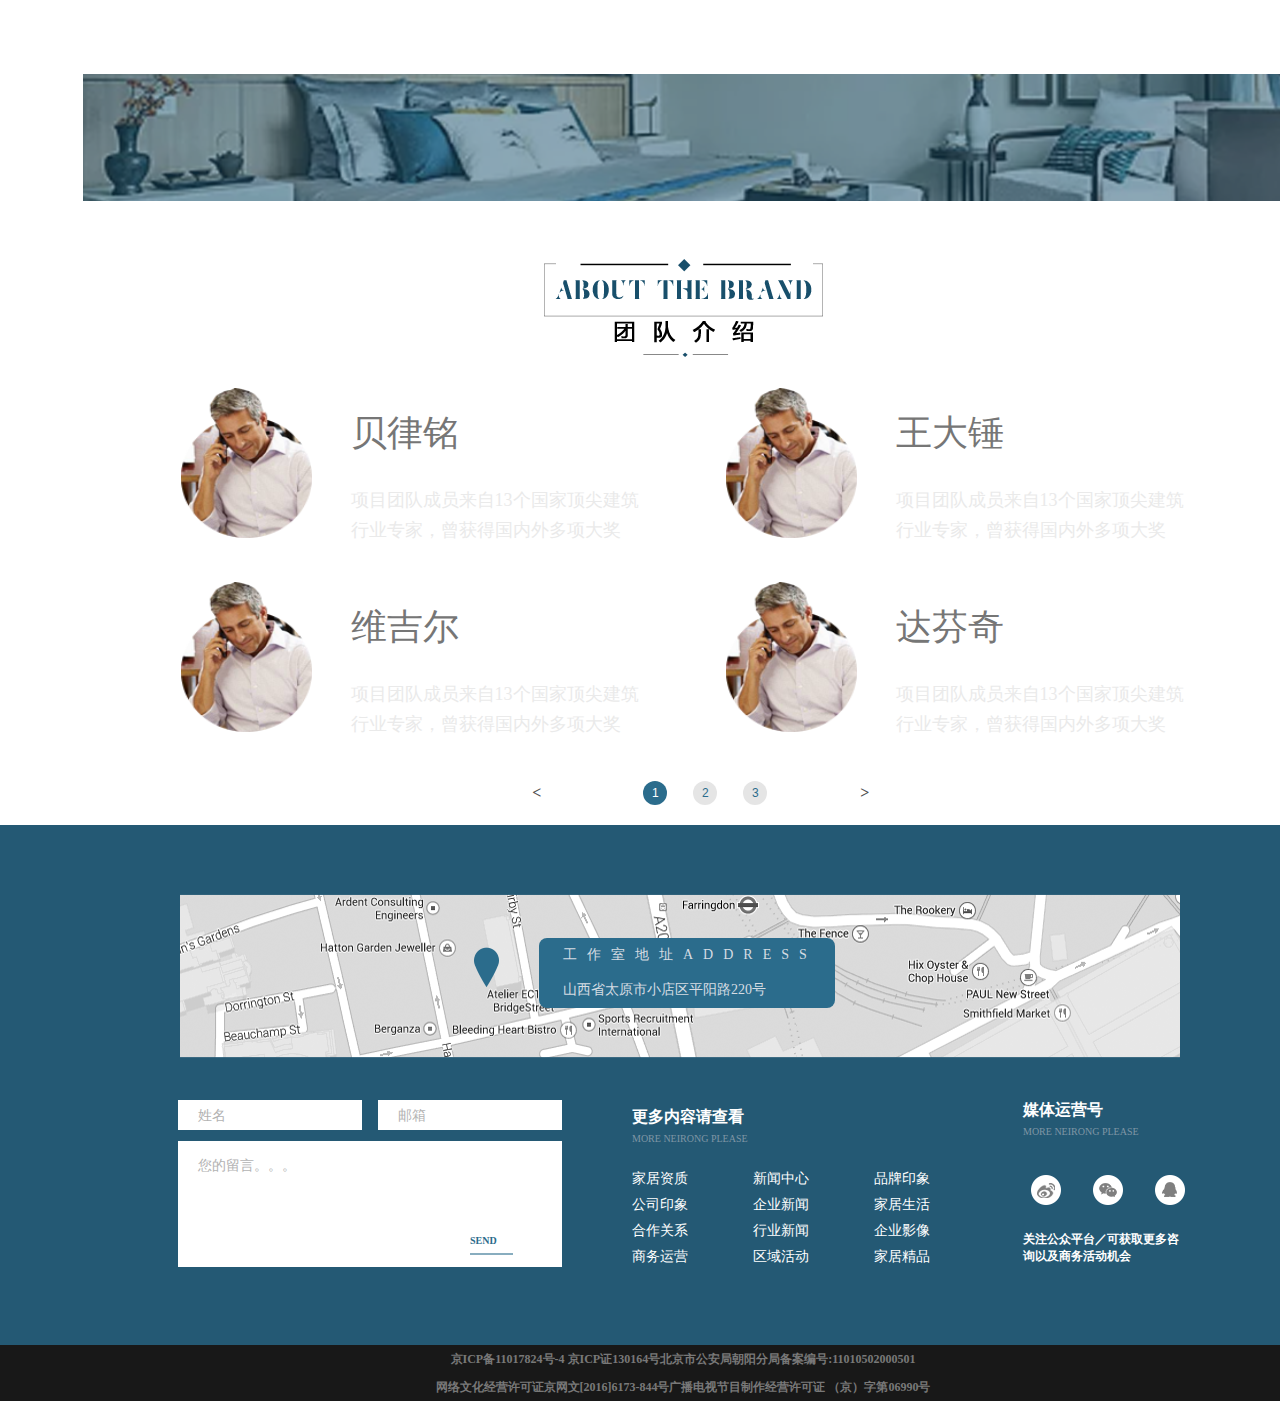
<file: team.html>
<!DOCTYPE html>
<html lang="en">
<head>
	<meta charset="UTF-8">
	<title>团队介绍</title>
	<link rel="icon" href="imgs/index/logo.png" type="image/x-icon">
	<link rel="stylesheet" href="css/index.css">
	<link rel="stylesheet" href="css/public.css">
	<style>
		.banner{
			width: 1366px;
			height: 284px;
			/*background-color: pink;*/
			position: relative; 
			margin: 0 auto;
		}
		.banner img{
			width: 1366px;
			height: 248px;
		}
		.mianbao{
			width: 1200px;
			height: 70px;
			left: 82px;
			background-color: #2B6C8C;
			position: absolute;
			top: 214px;
		}
		.mianbao_box{
			width: 349px;
			height: 70px;
			background-color: #0A0A0C;
			float: left;
		}
		.mianbao_box2{
			width: 4px;
			height: 70px;
			background-color: #F5C812;
			float: left;
		}
		.bangongyi{
			width: 314px;
			height: 267px;
			position: absolute;
			top: 131px;
			right: 91px;
		}
		.bangongyi img{
			width: 314px;
			height: 267px;
		}
		.mianbao_box_daohang{
			width: 60px;
			height: 35px;
			margin-left: 30px;
			/*background-color: blue;*/
			margin-top: 17px;
			float: left;
			letter-spacing: 2px;
		}
		.mianbao_box_daohang2{
			width: 160px;
		}
		.mianbao_daohang_left{
			width: 4px;
			height: 35px;
			background-color: #fff;
			float: left; 
			border-radius: 6px; 
		}
		.mianbao_daohang_right{
			/*width: 46px;*/
			height: 35px;
			/*background-color: red;*/
			float: left; 
			margin-left: 10px;
			line-height: 18px;
		}
		.mianbao_daohang_right h1{
			font-size: 18px;
			color: #fff;
			font-family: "微软雅黑"; 
		}
		.mianbao_daohang_right h2{
			font-size: 12px;
			color: #fff;
			font-family: "ARIAL"; 
		}
		.mianbao_lunbo{
			width: 4px;
			height: 4px;
			border-radius: 5px;
			float: left;
			margin-top: 33px; 
			margin-left: 30px;
			background-color: rgba(255, 255, 255, 0.6);
		}
		.mianbao_lunbo2{
			margin-left: 1px;
			background-color: rgba(255, 255, 255, 0.8);
		}
		.mianbao_lunbo3{
			margin-left: 1px;
			background-color: rgba(255, 255, 255, 1);
		}
		.main{
			width: 1366px;
			padding-top: 40px;
			position: relative;
			height: 2041px;
			/*background-color: skyblue;*/
			margin: 0 auto;
		}
		.main_title{
			width: 1366px;
			height: 98px;
		}
		.main_title img{
			width: 279px;
			height: 98px;
			display: block;
			margin: 0 auto;
		}
		.main_bottom_shang{
			width: 993px;
			height: 1032px;
			margin: 40px auto 0;
			/*background-color: pink;*/
			position: relative;
		}
		.main_bottom_shang_item{
			width: 238px;
			height: 474px;
			float: left;

		}
		.main_bottom_shang_item img{
			width: 238px;
			height: 474px;
		}
		.main_bottom_shang_item2{
			width: 236px;
			height: 228px;
			float: left;
			/*background-color: red;*/
			border: 1px solid #E3E3E3;
			margin-left: 19px;
			margin-bottom: 19px;
		}
		.main_item2_zuo{
			width: 152px;
			height: 228px;
			float: left;
			filter: grayscale(100%);
		}
		.main_item2_zuo:hover{
			filter: none;
		}
		.main_item2_zuo img{
			width: 152px;
			height: 228px;
		}
		.main_item2_you{
			width: 82px;
			height: 228px;
			/*background-color: green;*/
			float: left;
		}
		.main_item2_you h1{
			font-size: 12px;
			color: #000;
			font-family: "ARIAL";
			font-weight: bold;
			margin-top: 38px;
			margin-left: 16px;
		}
		.main_item2_you h2{
			font-size: 20px;
			color: #000;
			font-family: "ARIAL";
			font-weight: normal;
			margin-top: 6px;
			margin-left: 16px;
		}
		.main_item2_biankuang{
			width: 71px;
			height: 1px;
			margin-left: 12px;
			margin-top: 68px;
		}
		.main_item2_biankuang2{
			/*width: 71px;*/
			width: 28px;
			height: 1px;
			border-bottom: 1px solid #000;
			float: left;
		}
		.main_item2_biankuang3{
			/*width: 71px;*/
			width: 43px;
			height: 1px;
			border-bottom: 1px solid #E5E5E5;
			float: left;
		}
		.main_item2_you p{
			font-size: 14px;
			color: #EAEAEA;
			font-family: "微软雅黑";
			font-weight: lighter;
			margin-top: 9px;
			margin-left: 16px;
			line-height: 20px;
		}
		.main_bottom_shang_itemspecial{
			margin-left: 14px;
		}
		.main_bottom_zhong{
			width: 993px;
			height: 476px;
			top: 556px;
			/*background-color: red;*/
			position: absolute; 
		}
		.main_bottom_shang_item3{
			margin-left: 0;
		}
		.main_bottom_shang_item4{
			margin-left: 19px;
			float: right;
		}
		.main_pic{
			width: 1200px;
			height: 127px;
			margin: 100px auto 0;

		}
		.main_pic img{
			width: 1200px;
			height: 127px;
		}
		.main_bottom_xia{
			width: 1005px;
			height: 604px;
			margin: 0 auto;
			/*background-color: pink;*/
			position: relative;
			overflow: hidden;
		}
		.main_itembox{
			background: red;
			width: 7000px;
			margin-left: -1005px;
			/*height: 498px;*/
		}
		.main_itemsmallbox{
			float: left;
			width: 1005px;
			/*height: 498px;*/
		}
		.main_bottom_xia_title{
			width: 1005px;
			height: 98px;
			padding-top: 58px;
		}
		.main_bottom_xia_title img{
			width: 279px;
			height: 98px;
			display: block;
			margin: 0 auto;
		}
		.main_bottom_xia_item{
			width: 460px;
			height: 150px;
			/*background-color: blue;*/
			margin-top: 89px;
			float: left;
		}
		.main_xia_item_left{
			width: 131px;
			height: 150px;
			float: left;
		}
		.main_xia_item_left img{
			width: 131px;
			height: 150px;
		}
		.main_xia_item_right{
			width: 290px;
			height: 150px;
			float: left;
			margin-left: 39px;
			/*background-color: white;*/
		}
		.main_xia_item_right h1{
			font-size: 36px;
			color: #767676;
			font-family: "微软雅黑";
			font-weight: normal;
			margin-top: 21px;
		}
		.main_xia_item_right p{
			font-size: 18px;
			color: #EAEAEA;
			font-family: "微软雅黑";
			font-weight: lighter;
			margin-top: 27px;
			line-height: 30px;
		}
		.main_bottom_xia_item2{
			margin-left: 85px;
		}
		.main_bottom_xia_item3{
			margin-top: 44px;
			width: 460px;
			height: 150px;
			/*background-color: blue;*/
			float: left;
		}
		.main_bottom_xia2{
			width: 359px;
			height: 24px;
			position: absolute;
			bottom: 0;
			left: 35%;

		}
		.main_bottom_btn{
			width: 22px;
			height: 12px;
			color: #4F4F4F;
			line-height: 24px;
			float: left;
			font-weight: bold;
			cursor: pointer;
		}
		.main_bottom_yuanbox{
			width: 250px;
			height: 24px;
			display: flex;
			flex-wrap: nowrap;
			justify-content: space-around;
			/*background: red;*/
			margin-left: 26px;
			margin-right: 30px;
			float: left;
			cursor: pointer;
		}
		.main_bottom_yuan{
			width: 24px;
			height: 24px;
			background-color: #E5E5E5;
			border-radius: 50%;
			text-align: center;
			line-height: 24px;
			font-size: 12px;
			color: #2B6C8C;
			font-family: "ARIAL";
		}
		.main_bottom_yuan.special{
			/*display: none;*/
			opacity: 0;
		}
		.main_bottom_yuan.active{
			background-color: #2B6C8C;
			color: #fff;
		}
		.main_bottom_btn2{
			width: 22px;
			height: 12px;
			color: #4F4F4F;
			line-height: 24px;
			float: left;
			font-weight: bold;
			cursor: pointer;
		}
		.footer2{
			padding-top: 20px;
			height: 591px;
		}
	</style>
</head>
<body>
	<div class="yiju_header">
		<div class="header_left">
			<img src="imgs/index/logo.png" alt="">
			<div class="header_left_zi">
				<p>宜居时代</p>
			</div>
		</div>
		<div class="header_right">
			<a href="index.html">公司首页</a>
			
			<a href="livable home.html">公司简介</a>
			<a href="product.html">产品中心</a>
			
			<a href="case show.html">案例展示</a>
			<div class="header_right_tiao header_right_tiao14"></div>
			<div class="header_right_tiao2 header_right_tiao14"></div>
			<h1><a href="team.html">团队介绍</a></h1>
			<div class="header_right_tiao3 header_right_tiao15"></div>
			<div class="header_right_tiao4 header_right_tiao16"></div>
			<a href="about.html">关于我们</a>
			<div class="header_right_search">
				<input type="text">
				<input type="submit" value="&#xe633;" class="sousuo">
			</div>
		</div>
	</div>
	
	<div class="banner">
		<img src="imgs/team/tbanner.png" alt="">
		<div class="mianbao">
			<div class="mianbao_box">
				<div class="mianbao_box_daohang">
					<div class="mianbao_daohang_left"></div>
					<div class="mianbao_daohang_right">
						<h1>首页</h1>
						<h2>HOME</h2>
					</div>
				</div>
				<div class="mianbao_lunbo"></div>
				<div class="mianbao_lunbo mianbao_lunbo2"></div>
				<div class="mianbao_lunbo mianbao_lunbo3"></div>
				<div class="mianbao_box_daohang mianbao_box_daohang2">
					<div class="mianbao_daohang_left"></div>
					<div class="mianbao_daohang_right">
						<h1>团队介绍</h1>
						<h2>Team To Introduce</h2>
					</div>
				</div>	
			</div>
			<div class="mianbao_box2"></div>
		</div>
		<div class="bangongyi">
			<img src="imgs/product/mianbao.png" alt="">
		</div>
	</div>
	
	<div class="main">
		<div class="main_title">
			<img src="imgs/team/ttitle.png" alt="">
		</div>
		<div class="main_bottom_shang">
			<div class="main_bottom_shang_item">
				<img src="imgs/team/1.png" alt="">
			</div>
			<div class="main_bottom_shang_item2">
				<div class="main_item2_zuo">
					<img src="imgs/team/3.png" alt="">
				</div>
				<div class="main_item2_you">
					<h1>JASON</h1>
					<h2>陈尚渊</h2>
					<div class="main_item2_biankuang">
						<div class="main_item2_biankuang2"></div>
						<div class="main_item2_biankuang3"></div>
					</div>
					<p>特级室内设计师</p>							
				</div>
			</div>
			<div class="main_bottom_shang_item2 main_bottom_shang_itemspecial">
				<div class="main_item2_zuo">
					<img src="imgs/team/4.png" alt="">
				</div>
				<div class="main_item2_you">
					<h1>JASON</h1>
					<h2>陈汉元</h2>
					<div class="main_item2_biankuang">
						<div class="main_item2_biankuang2"></div>
						<div class="main_item2_biankuang3"></div>
					</div>
					<p>特级室内设计师</p>							
				</div>
			</div>
			<div class="main_bottom_shang_item2 main_bottom_shang_itemspecial">
				<div class="main_item2_zuo">
					<img src="imgs/team/5.png" alt="">
				</div>
				<div class="main_item2_you">
					<h1>JASON</h1>
					<h2>张强文</h2>
					<div class="main_item2_biankuang">
						<div class="main_item2_biankuang2"></div>
						<div class="main_item2_biankuang3"></div>
					</div>
					<p>特级室内设计师</p>							
				</div>
			</div>
		
			<div class="main_bottom_shang_item2">
				<div class="main_item2_zuo">
					<img src="imgs/team/6.png" alt="">
				</div>
				<div class="main_item2_you">
					<h1>JASON</h1>
					<h2>陈瑞军</h2>
					<div class="main_item2_biankuang">
						<div class="main_item2_biankuang2"></div>
						<div class="main_item2_biankuang3"></div>
					</div>
					<p>特级室内设计师</p>							
				</div>
			</div>
			<div class="main_bottom_shang_item2 main_bottom_shang_itemspecial">
				<div class="main_item2_zuo">
					<img src="imgs/team/7.png" alt="">
				</div>
				<div class="main_item2_you">
					<h1>JASON</h1>
					<h2>王春撒</h2>
					<div class="main_item2_biankuang">
						<div class="main_item2_biankuang2"></div>
						<div class="main_item2_biankuang3"></div>
					</div>
					<p>特级室内设计师</p>							
				</div>
			</div>
			<div class="main_bottom_shang_item2 main_bottom_shang_itemspecial">
				<div class="main_item2_zuo">
					<img src="imgs/team/8.png" alt="">
				</div>
				<div class="main_item2_you">
					<h1>JASON</h1>
					<h2>贝尔洁</h2>
					<div class="main_item2_biankuang">
						<div class="main_item2_biankuang2"></div>
						<div class="main_item2_biankuang3"></div>
					</div>
					<p>特级室内设计师</p>							
				</div>
			</div>	

			<div class="main_bottom_zhong">
				<div class="main_bottom_shang_item2 main_bottom_shang_item3">
					<div class="main_item2_zuo">
						<img src="imgs/team/3.png" alt="">
					</div>
					<div class="main_item2_you">
						<h1>JASON</h1>
						<h2>陈尚渊</h2>
						<div class="main_item2_biankuang">
							<div class="main_item2_biankuang2"></div>
							<div class="main_item2_biankuang3"></div>
						</div>
						<p>特级室内设计师</p>							
					</div>
				</div>
				<div class="main_bottom_shang_item2 main_bottom_shang_itemspecial">
					<div class="main_item2_zuo">
						<img src="imgs/team/4.png" alt="">
					</div>
					<div class="main_item2_you">
						<h1>JASON</h1>
						<h2>郭德纲</h2>
						<div class="main_item2_biankuang">
							<div class="main_item2_biankuang2"></div>
							<div class="main_item2_biankuang3"></div>
						</div>
						<p>特级室内设计师</p>							
					</div>
				</div>
				<div class="main_bottom_shang_item2 main_bottom_shang_itemspecial">
					<div class="main_item2_zuo">
						<img src="imgs/team/5.png" alt="">
					</div>
					<div class="main_item2_you">
						<h1>JASON</h1>
						<h2>张绍刚</h2>
						<div class="main_item2_biankuang">
							<div class="main_item2_biankuang2"></div>
							<div class="main_item2_biankuang3"></div>
						</div>
						<p>特级室内设计师</p>							
					</div>
				</div>
				<div class="main_bottom_shang_item main_bottom_shang_item4">
				<img src="imgs/team/2.png" alt="">
				</div>

				<div class="main_bottom_shang_item2 main_bottom_shang_item3">
					<div class="main_item2_zuo">
						<img src="imgs/team/6.png" alt="">
					</div>
					<div class="main_item2_you">
						<h1>JASON</h1>
						<h2>易小星</h2>
						<div class="main_item2_biankuang">
							<div class="main_item2_biankuang2"></div>
							<div class="main_item2_biankuang3"></div>
						</div>
						<p>特级室内设计师</p>							
					</div>
				</div>
				<div class="main_bottom_shang_item2 main_bottom_shang_itemspecial">
					<div class="main_item2_zuo">
						<img src="imgs/team/7.png" alt="">
					</div>
					<div class="main_item2_you">
						<h1>JASON</h1>
						<h2>王自健</h2>
						<div class="main_item2_biankuang">
							<div class="main_item2_biankuang2"></div>
							<div class="main_item2_biankuang3"></div>
						</div>
						<p>特级室内设计师</p>							
					</div>
				</div>
				<div class="main_bottom_shang_item2 main_bottom_shang_itemspecial">
					<div class="main_item2_zuo">
						<img src="imgs/team/8.png" alt="">
					</div>
					<div class="main_item2_you">
						<h1>JASON</h1>
						<h2>姑获鸟</h2>
						<div class="main_item2_biankuang">
							<div class="main_item2_biankuang2"></div>
							<div class="main_item2_biankuang3"></div>
						</div>
						<p>特级室内设计师</p>							
					</div>
				</div>
			</div>	
		</div>
		<div class="main_pic">
			<img src="imgs/team/pic.png" alt="">
		</div>
		<div class="main_bottom_xia">
			<div class="main_bottom_xia_box">
				<div class="main_bottom_xia_title">
					<img src="imgs/team/ttitle.png" alt="">
			    </div>
			    <div class="main_itembox">
					<div class="main_itemsmallbox">
					    <div class="main_bottom_xia_item">
					    	<div class="main_xia_item_left">
					    		<img src="imgs/team/xia.png" alt="">
					    	</div>
					    	<div class="main_xia_item_right">
					    		<h1>王自健</h1>
					    		<p>项目团队成员来自13个国家顶尖建筑行业专家，曾获得国内外多项大奖</p>
					    	</div>	
					    </div>

					    <div class="main_bottom_xia_item main_bottom_xia_item2">
					    	<div class="main_xia_item_left">
					    		<img src="imgs/team/xia.png" alt="">
					    	</div>
					    	<div class="main_xia_item_right">
					    		<h1>姑获鸟</h1>
					    		<p>项目团队成员来自13个国家顶尖建筑行业专家，曾获得国内外多项大奖</p>
					    	</div>	
					    </div>

					    <div class="main_bottom_xia_item3">
					    	<div class="main_xia_item_left">
					    		<img src="imgs/team/xia.png" alt="">
					    	</div>
					    	<div class="main_xia_item_right">
					    		<h1>贝尔洁</h1>
					    		<p>项目团队成员来自13个国家顶尖建筑行业专家，曾获得国内外多项大奖</p>
					    	</div>	
					    </div>

					    <div class="main_bottom_xia_item3 main_bottom_xia_item2">
					    	<div class="main_xia_item_left">
					    		<img src="imgs/team/xia.png" alt="">
					    	</div>
					    	<div class="main_xia_item_right">
					    		<h1>张强文</h1>
					    		<p>项目团队成员来自13个国家顶尖建筑行业专家，曾获得国内外多项大奖</p>
					    	</div>	
					    </div>
					</div>

					<div class="main_itemsmallbox">
					    <div class="main_bottom_xia_item">
					    	<div class="main_xia_item_left">
					    		<img src="imgs/team/xia.png" alt="">
					    	</div>
					    	<div class="main_xia_item_right">
					    		<h1>贝律铭</h1>
					    		<p>项目团队成员来自13个国家顶尖建筑行业专家，曾获得国内外多项大奖</p>
					    	</div>	
					    </div>

					    <div class="main_bottom_xia_item main_bottom_xia_item2">
					    	<div class="main_xia_item_left">
					    		<img src="imgs/team/xia.png" alt="">
					    	</div>
					    	<div class="main_xia_item_right">
					    		<h1>王大锤</h1>
					    		<p>项目团队成员来自13个国家顶尖建筑行业专家，曾获得国内外多项大奖</p>
					    	</div>	
					    </div>

					    <div class="main_bottom_xia_item3">
					    	<div class="main_xia_item_left">
					    		<img src="imgs/team/xia.png" alt="">
					    	</div>
					    	<div class="main_xia_item_right">
					    		<h1>维吉尔</h1>
					    		<p>项目团队成员来自13个国家顶尖建筑行业专家，曾获得国内外多项大奖</p>
					    	</div>	
					    </div>

					    <div class="main_bottom_xia_item3 main_bottom_xia_item2">
					    	<div class="main_xia_item_left">
					    		<img src="imgs/team/xia.png" alt="">
					    	</div>
					    	<div class="main_xia_item_right">
					    		<h1>达芬奇</h1>
					    		<p>项目团队成员来自13个国家顶尖建筑行业专家，曾获得国内外多项大奖</p>
					    	</div>	
					    </div>
					</div>

				    <div class="main_itemsmallbox">
					    <div class="main_bottom_xia_item">
					    	<div class="main_xia_item_left">
					    		<img src="imgs/team/xia.png" alt="">
					    	</div>
					    	<div class="main_xia_item_right">
					    		<h1>陈尚渊</h1>
					    		<p>项目团队成员来自13个国家顶尖建筑行业专家，曾获得国内外多项大奖</p>
					    	</div>	
					    </div>

					    <div class="main_bottom_xia_item main_bottom_xia_item2">
					    	<div class="main_xia_item_left">
					    		<img src="imgs/team/xia.png" alt="">
					    	</div>
					    	<div class="main_xia_item_right">
					    		<h1>郭德纲</h1>
					    		<p>项目团队成员来自13个国家顶尖建筑行业专家，曾获得国内外多项大奖</p>
					    	</div>	
					    </div>

					    <div class="main_bottom_xia_item3">
					    	<div class="main_xia_item_left">
					    		<img src="imgs/team/xia.png" alt="">
					    	</div>
					    	<div class="main_xia_item_right">
					    		<h1>张绍刚</h1>
					    		<p>项目团队成员来自13个国家顶尖建筑行业专家，曾获得国内外多项大奖</p>
					    	</div>	
					    </div>

					    <div class="main_bottom_xia_item3 main_bottom_xia_item2">
					    	<div class="main_xia_item_left">
					    		<img src="imgs/team/xia.png" alt="">
					    	</div>
					    	<div class="main_xia_item_right">
					    		<h1>易小星</h1>
					    		<p>项目团队成员来自13个国家顶尖建筑行业专家，曾获得国内外多项大奖</p>
					    	</div>	
					    </div>
					</div>

					<div class="main_itemsmallbox">
					    <div class="main_bottom_xia_item">
					    	<div class="main_xia_item_left">
					    		<img src="imgs/team/xia.png" alt="">
					    	</div>
					    	<div class="main_xia_item_right">
					    		<h1>王自健</h1>
					    		<p>项目团队成员来自13个国家顶尖建筑行业专家，曾获得国内外多项大奖</p>
					    	</div>	
					    </div>

					    <div class="main_bottom_xia_item main_bottom_xia_item2">
					    	<div class="main_xia_item_left">
					    		<img src="imgs/team/xia.png" alt="">
					    	</div>
					    	<div class="main_xia_item_right">
					    		<h1>姑获鸟</h1>
					    		<p>项目团队成员来自13个国家顶尖建筑行业专家，曾获得国内外多项大奖</p>
					    	</div>	
					    </div>

					    <div class="main_bottom_xia_item3">
					    	<div class="main_xia_item_left">
					    		<img src="imgs/team/xia.png" alt="">
					    	</div>
					    	<div class="main_xia_item_right">
					    		<h1>贝尔洁</h1>
					    		<p>项目团队成员来自13个国家顶尖建筑行业专家，曾获得国内外多项大奖</p>
					    	</div>	
					    </div>

					    <div class="main_bottom_xia_item3 main_bottom_xia_item2">
					    	<div class="main_xia_item_left">
					    		<img src="imgs/team/xia.png" alt="">
					    	</div>
					    	<div class="main_xia_item_right">
					    		<h1>张强文</h1>
					    		<p>项目团队成员来自13个国家顶尖建筑行业专家，曾获得国内外多项大奖</p>
					    	</div>	
					    </div>
					</div>

					<div class="main_itemsmallbox">
					    <div class="main_bottom_xia_item">
					    	<div class="main_xia_item_left">
					    		<img src="imgs/team/xia.png" alt="">
					    	</div>
					    	<div class="main_xia_item_right">
					    		<h1>贝律铭</h1>
					    		<p>项目团队成员来自13个国家顶尖建筑行业专家，曾获得国内外多项大奖</p>
					    	</div>	
					    </div>

					    <div class="main_bottom_xia_item main_bottom_xia_item2">
					    	<div class="main_xia_item_left">
					    		<img src="imgs/team/xia.png" alt="">
					    	</div>
					    	<div class="main_xia_item_right">
					    		<h1>王大锤</h1>
					    		<p>项目团队成员来自13个国家顶尖建筑行业专家，曾获得国内外多项大奖</p>
					    	</div>	
					    </div>

					    <div class="main_bottom_xia_item3">
					    	<div class="main_xia_item_left">
					    		<img src="imgs/team/xia.png" alt="">
					    	</div>
					    	<div class="main_xia_item_right">
					    		<h1>维吉尔</h1>
					    		<p>项目团队成员来自13个国家顶尖建筑行业专家，曾获得国内外多项大奖</p>
					    	</div>	
					    </div>

					    <div class="main_bottom_xia_item3 main_bottom_xia_item2">
					    	<div class="main_xia_item_left">
					    		<img src="imgs/team/xia.png" alt="">
					    	</div>
					    	<div class="main_xia_item_right">
					    		<h1>达芬奇</h1>
					    		<p>项目团队成员来自13个国家顶尖建筑行业专家，曾获得国内外多项大奖</p>
					    	</div>	
					    </div>
					</div>
				</div>
		    </div>
		   <div class="main_bottom_xia2">
				<div class="main_bottom_btn">&lt;</div>
				<ul class="main_bottom_yuanbox">
					<li class="main_bottom_yuan special">3</li>
					<li class="main_bottom_yuan active">1</li>
					<li class="main_bottom_yuan">2</li>
					<li class="main_bottom_yuan">3</li>
					<li class="main_bottom_yuan special">1</li>
				</ul>
				<div class="main_bottom_btn2">&gt;</div>
			</div>
		</div>
	</div>

	<div class="footer footer2">
		<div class="footer_shang">
			<div class="footer_dingwei">
				<p>工作室地址ADDRESS</p>
				<span>山西省太原市小店区平阳路220号</span>
			</div>
			<div class="footer_shang_bottom">
				<div class="footer_bottom_left">
					<div class="footer_box">
						<h1>姓名</h1>
					</div>
					<div class="footer_box footer_box2">
						<h1>邮箱</h1>
					</div>
					<div class="footer_box3">
						<h2>您的留言。。。</h2>
						<div class="footer_box3_pic">
							<div class="footer_box3_left">
								<span>SEND</span>
							</div>
							<div class="case_kuang_fangkuai">
								<div class="case_kuang_shizi"></div>
								<div class="case_kuang_shizi2"></div>
							</div>	
						</div>
						
					</div>	
				</div>
				<div class="footer_bottom_right">
					<div class="footer_wen1">
						<p>更多内容请查看</p>
						<span>MORE NEIRONG PLEASE</span>
						<div class="footer_wen1_xia">
							<h1>家居资质</h1>
							<h1>新闻中心</h1>
							<h1 class="footer_wen1_special">品牌印象</h1>
							<h1>公司印象</h1>
							<h1>企业新闻</h1>
							<h1 class="footer_wen1_special">家居生活</h1>
							<h1>合作关系</h1>
							<h1>行业新闻</h1>
							<h1 class="footer_wen1_special">企业影像</h1>
							<h1>商务运营</h1>
							<h1>区域活动</h1>
							<h1 class="footer_wen1_special">家居精品</h1>
						</div>
					</div>
					<div class="footer_wen2">
						<h1>媒体运营号</h1>
						<span>MORE NEIRONG PLEASE</span>
						<div class="footer_wen2_box">
							<img src="imgs/index/z1.png" alt="">
							<img src="imgs/index/z2.png" alt="">
							<img src="imgs/index/z3.png" alt="" class="footer_box_special">
						</div>
						<p>关注公众平台／可获取更多咨询以及商务活动机会</p>
					</div>
				</div>	
			</div>
		</div>
		<div class="footer_xia">
			<p>京ICP备11017824号-4 京ICP证130164号北京市公安局朝阳分局备案编号:11010502000501</p>
			<p>网络文化经营许可证京网文[2016]6173-844号广播电视节目制作经营许可证 （京）字第06990号</p>
		</div>
	</div>
</body>
<script src="css/jquery.3.3.1.js"></script>
<script>
	let inner=$(".main_itembox");
	let n=1;
    let flag=true;
    $(".main_bottom_btn2").click(function () {
        if(flag){
            flag=false;
            n++;
            inner.animate({marginLeft:-n*1005},1000,function () {
                flag=true;
                if(n===4){
                    inner.css("marginLeft",-1005);
                    $(".main_bottom_yuan").removeClass("active").eq(1).addClass("active");
                    n=1;
                }
            })
            $(".main_bottom_yuan").removeClass("active").eq(n).addClass("active");
        }
    })
    $(".main_bottom_btn").click(function () {
        if(flag) {
            flag = false;
            n--;
            inner.animate({marginLeft: -n * 1005}, 1000,function (index,val) {
                flag=true;
                if(n===0){
                    inner.css("marginLeft",-3015);
                    $(".main_bottom_yuan").removeClass("active").eq(3).addClass("active");
                    n=3;
                }
            })
            $(".main_bottom_yuan").removeClass("active").eq(n).addClass("active");
        }
    })

 	$(".main_bottom_yuan").click(function(){
 	 	$(".main_bottom_yuan").removeClass("active");
		$(this).addClass("active");
		let index=$(this).index();;
		inner.css("marginLeft",-1005*index);
 	 })
</script>
</html>
</file>
<file: css/index.css>
@font-face {
  font-family: 'iconfont';  /* project id 570248 */
  src: url('https://at.alicdn.com/t/font_570248_zprrmu62zk3mcxr.eot');
  src: url('https://at.alicdn.com/t/font_570248_zprrmu62zk3mcxr.eot?#iefix') format('embedded-opentype'),
  url('https://at.alicdn.com/t/font_570248_zprrmu62zk3mcxr.woff') format('woff'),
  url('https://at.alicdn.com/t/font_570248_zprrmu62zk3mcxr.ttf') format('truetype'),
  url('https://at.alicdn.com/t/font_570248_zprrmu62zk3mcxr.svg#iconfont') format('svg');
}
.yiju_header{
	width: 1366px;
	height: 80px;
	background-color: #FAFAFA;
	margin: 0 auto;
}
.header_left{
	width: 103px;
	height: 59px;
	margin-left: 91px;
	margin-top: 10px;
	/* background-color: pink; */
	float: left;
}
.header_left img{
	width: 56px;
	height: 59px;
	float: left;
}
.header_left_zi{
	width: 44px;
	height: 59px;
	float: left;
	margin-left: 3px;
	/* background-color: blue; */
	line-height: 30px;
}
.header_left_zi p{
	font-size: 20px;
	font-family: "微软雅黑";
	color: #2B6C8C;
	float: left;
}
.header_right{
	width: 757px;
	height: 28px;
	margin-left: 292px;
	margin-top: 24px;
	/* background-color: green; */
	float: left;  
	text-align: center;
	position: relative;
}
.header_right_tiao{
	width: 1px;
	height: 8px;
	background-color: #2B6C8C;
	float: left;

}
.header_right_tiao5{
	left: 77px;
}
.header_right_tiao8{
	left: 150px;
}
.header_right_tiao11{
	left: 223px;
}
.header_right_tiao14{
	left: 286px;
}
.header_right_tiao17{
	left: 349px;
}
.header_right_tiao2{
	width: 7px;
	height: 1px;
	background-color: #2B6C8C;
	float: left; 
}
.header_right h1{
	font-size: 14px;
	font-family: "微软雅黑";
	color: #2B6C8C;
	float: left;
	margin-left: 8px;
	font-weight: normal;
	/* margin-right: 40px; */
}
.header_right h1 a{
	color: #2B6C8C;
}
.header_right_tiao3{
	width: 7px;
	height: 1px;
	background-color: #2B6C8C;
	float: left;
	top: 27px;
	left: 79px;
	position: absolute;
}
.header_right_tiao6{
	left: 171px;
}
.header_right_tiao9{
	left: 269px;
}
.header_right_tiao12{
	left: 362px;
}
.header_right_tiao15{
	left: 459px;
}
.header_right_tiao18{
	left: 556px;
}
.header_right_tiao4{
	width: 1px;
	height: 8px;
	top: 20px;
	background-color: #2B6C8C;
	float: left; 
	left: 86px;
	margin-right: 16px;
	position: absolute;
}
.header_right_tiao7{
	left: 178px;
}
.header_right_tiao10{
	left: 276px;
}
.header_right_tiao13{
	left: 368px;
}
.header_right_tiao16{
	left: 465px;
}
.header_right_tiao19{
	left: 563px;
}
.header_right a{
	font-size: 14px;
	font-family: "微软雅黑";
	color: #484848;
	float: left;
	margin-right: 40px;
}
.header_right_search{
	width: 170px;
	height: 24px;
	border-radius: 0.6rem; 
	border: 1px solid #C1C1C1;
	/* background-color: pink; */
	float: left; 
	margin-left: -6px;
}
input{
	width: 145px;
	height: 23px;
	/* border-radius: 0.6rem; */
	/* border: 1px solid #C1C1C1; */
	background-color: rgba(255, 255, 255, 0);
	float: left; 
	outline:none;
	border: 0;
}
.sousuo{
	width: 23px;
	height: 23px;
	/* border-radius: 0.6rem; */
	font-family: 'iconfont'; 
	color: #909090;
	background-color: rgba(221, 221, 221, 0);
	font-size: 12px;
	float: right;
	/* margin-top: 6px; */
}

.footer{
	height: 651px;
	width: 1366px;
	/* background-color: red;  */
	padding-top: 80px;
	margin: 0 auto;
}
.footer_shang{
	height: 520px;
	width: 1366px;
	background: url('../imgs/index/zhandian.png');
	position: relative;
}
.footer_dingwei{
	width: 296px;
	height: 70px;
	background-color: #2B6C8C;
	border-radius: 8px; 
	position: absolute;
	top: 113px;
	left: 539px;
	line-height: 34px;
}
.footer_dingwei p{
	font-size: 14px;
	font-family: "微软雅黑";
	color: #D5DCE3;
	font-weight: normal;
	letter-spacing: 10px;
	margin-left: 24px;
}
.footer_dingwei span{
	font-size: 14px;
	font-family: "微软雅黑";
	color: #D5DCE3;
	font-weight: normal;
	margin-left: 24px;
}
.footer_top_left{
	width: 296px;
	height: 70px;
	background-color: #2B6C8C;
}
.footer_shang_bottom{
	width: 1010px;
	height: 167px;
	/* background-color: pink; */
	position: absolute;
	top: 275px;
	left: 0;
	right: 0;
	margin: auto;

}
.footer_bottom_left{
	width: 384px;
	height: 167px;
	/* background-color: green; */
	float: left;
}
.footer_box{
	width: 184px;
	height: 30px;
	background-color: #fff;
	margin-right: 16px;
	float: left;
	line-height: 30px;
}
.footer_box h1{
	font-size: 14px;
	font-family: "ARIAL";
	color: #B2B2B2;
	margin-left: 20px;
	font-weight: normal;
}
.footer_box2{
	margin-right: 0;
}
.footer_box3{
	width: 384px;
	height: 126px;
	background-color: #fff;
	float: left;
	margin-top: 11px;
	position: relative;
}
.footer_box3 h2{
	font-size: 14px;
	font-family: "ARIAL";
	color: #B2B2B2;
	margin-left: 20px;
	font-weight: normal;
	margin-top: 16px;
}
.footer_box3_pic{
	width: 68px;
	height: 25px;
	/* background-color: red; */
	position: absolute;
	top: 89px;
	right: 24px;
}
.footer_box3_left{
	width: 43px;
	height: 25px;
	border-bottom: 2px solid #88ADBF;
	float: left;
}
.footer_box3_left span{
	font-size: 10px;
	font-family: "SAN FRANCISCO";
	font-weight: bold;
	color: #2B6C8C;
}
.footer_bottom_right{
	width: 556px;
	height: 167px;
	/* background-color: red; */
	float: left;
	margin-left: 70px;
	position: relative;
}
.footer_wen1{
	width: 301px;
	height: 167px;
	/* background-color: blue; */
	padding-top: 7px;
}
.footer_wen1 p{
	font-size: 16px;
	font-family: "微软雅黑";
	color: #fff;
	font-weight: bold;
	/* margin-top: 7px; */
}
.footer_wen1 span{
	font-size: 10px;
	font-family: "SAN FRANCISCO";
	color: #7F96A5;
	font-weight: lighter;
	margin-top: 7px;
}
.footer_wen1_xia{
	width: 301px;
	height: 98px;
	/* background-color: green; */
	margin-top: 20px;
	float: left;
}
.footer_wen1_xia h1{
	font-size: 14px;
	font-family: "微软雅黑";
	color: #fff;
	font-weight: normal;
	float: left;
	margin-right: 65px;
	line-height: 26px;
}
.footer_wen1_xia h1:hover{
	color: #AEC4D2;
}
.footer_wen1_xia .footer_wen1_special{
	margin-right: 0;
}
.footer_wen2{
	width: 165px;
	height: 167px;
	/* background-color: yellow; */
	position: absolute;
	float: right;
	left: 391px;
	top: 0;
}
.footer_wen2 h1{
	font-size: 16px;
	font-family: "微软雅黑";
	color: #fff;
	font-weight: bold;
	/* margin-top: 7px; */
}
.footer_wen2 span{
	font-size: 10px;
	font-family: "SAN FRANCISCO";
	color: #7F96A5;
	font-weight: lighter;
	margin-top: 7px;
}
.footer_wen2_box{
	width: 157px;
	height: 30px;
	margin-left: 8px;
	margin-top: 36px;
	/* background-color: pink; */
}
.footer_wen2_box img{
	width: 30px;
	height: 30px;
	margin-right: 28px;
}
.footer_wen2_box .footer_box_special{
	margin-right: 0;
}
.footer_wen2 p{
	font-size: 12px;
	font-family: "微软雅黑";
	color: #fff;
	font-weight: bold;
	margin-top: 26px;
}
.footer_xia{
	width: 100%;
	height: 56px;
	background-color: #181818;
	text-align: center;
	line-height: 28px; 
}
.footer_xia p{
	font-size: 12px;
	font-family: "微软雅黑";
	color: #787878;
	font-weight: bold;
}
</file>
<file: css/public.css>
*{
	margin: 0;      /*body-8px;*/
	text-decoration: none;     /*a标签的下划线  */
	font-style: normal;
	padding: 0;
	list-style: none;
	-webkit-tap-highlight-color: rgba(0, 0, 0, 0);
	box-sizing: border-box;
}
</file>
